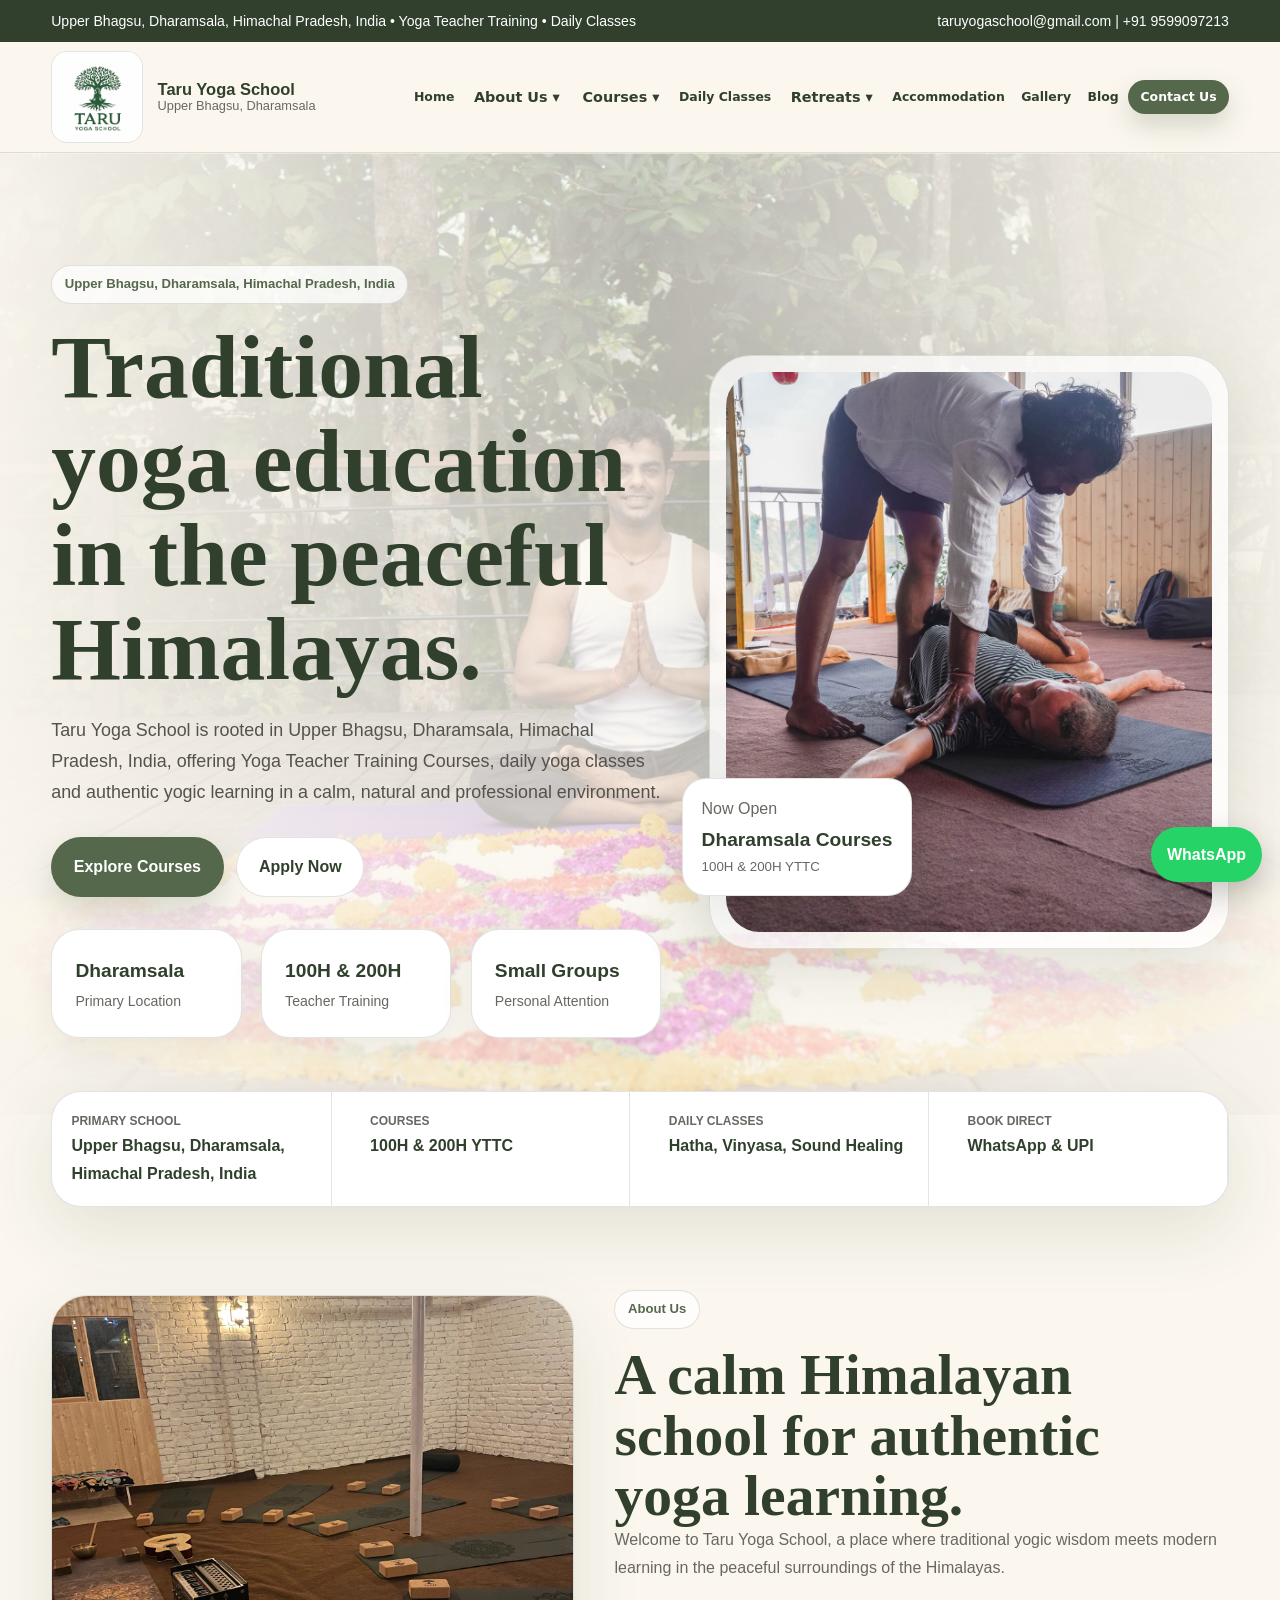
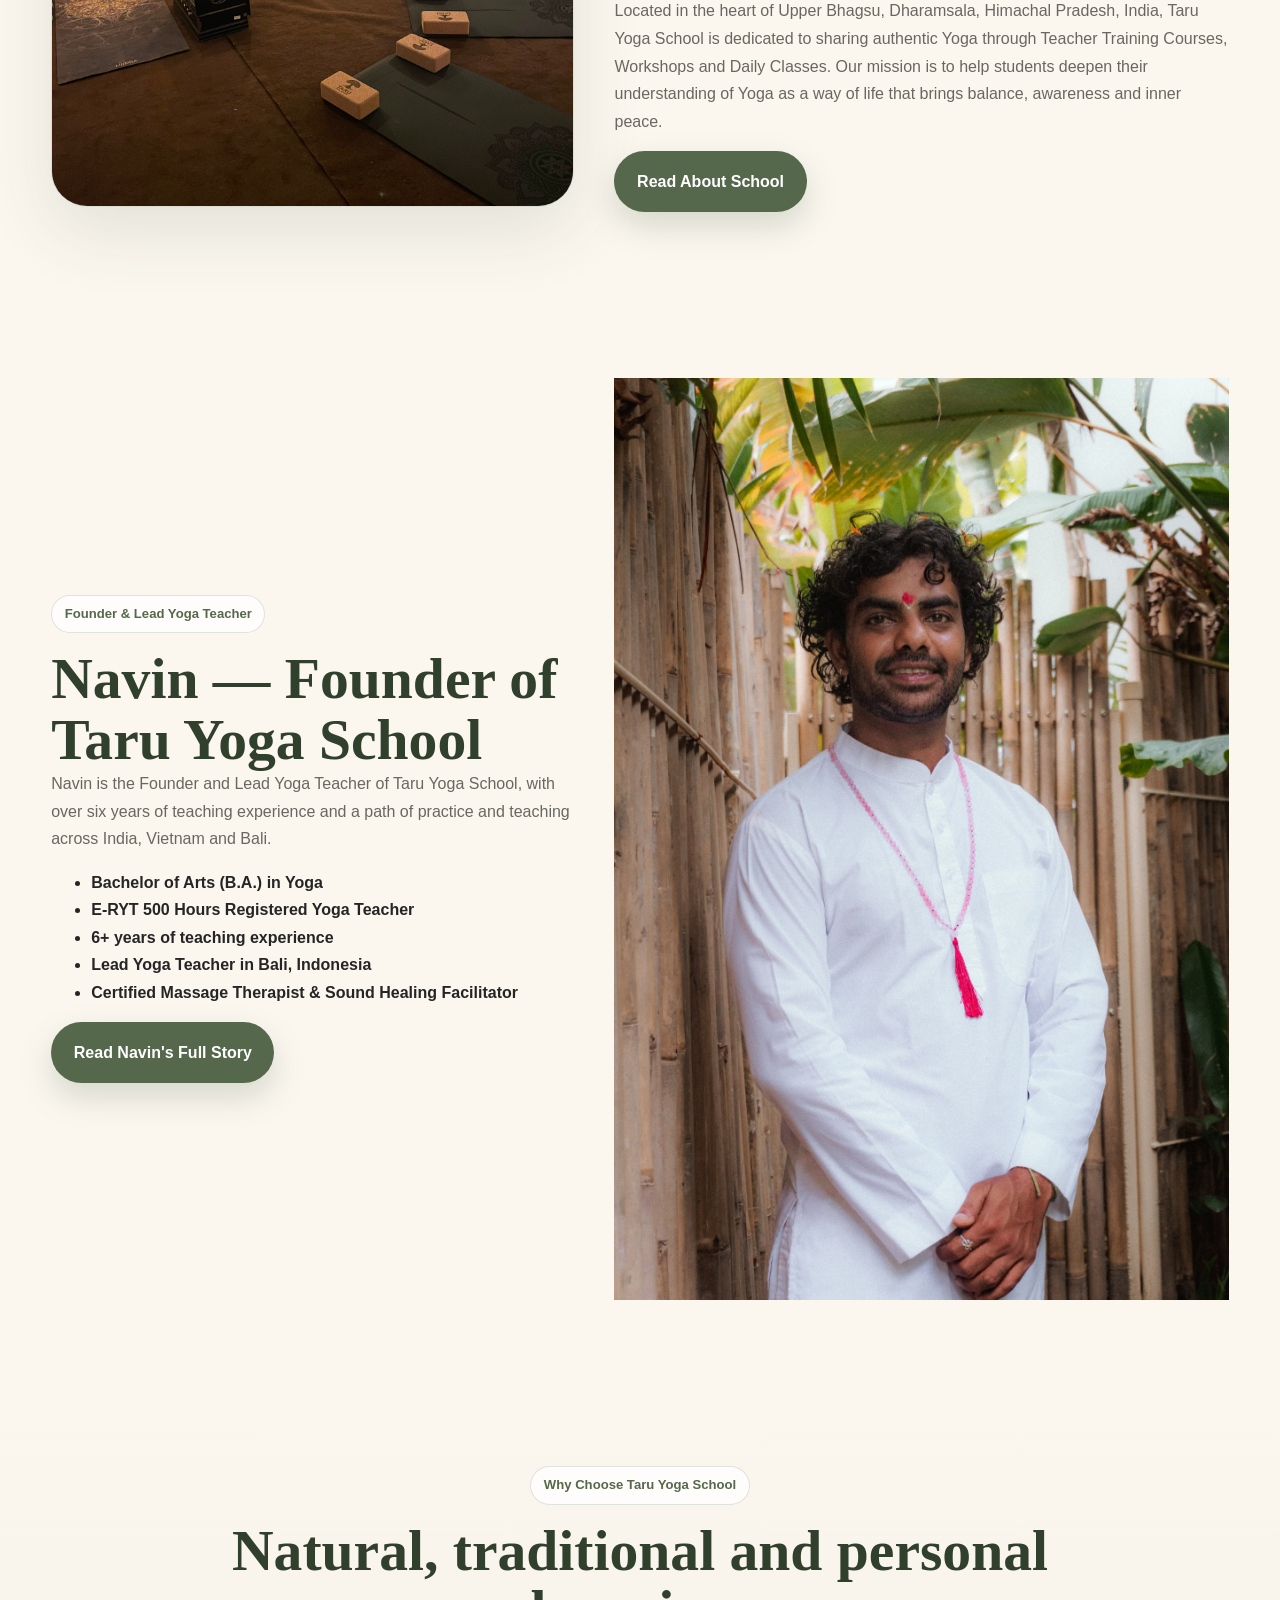
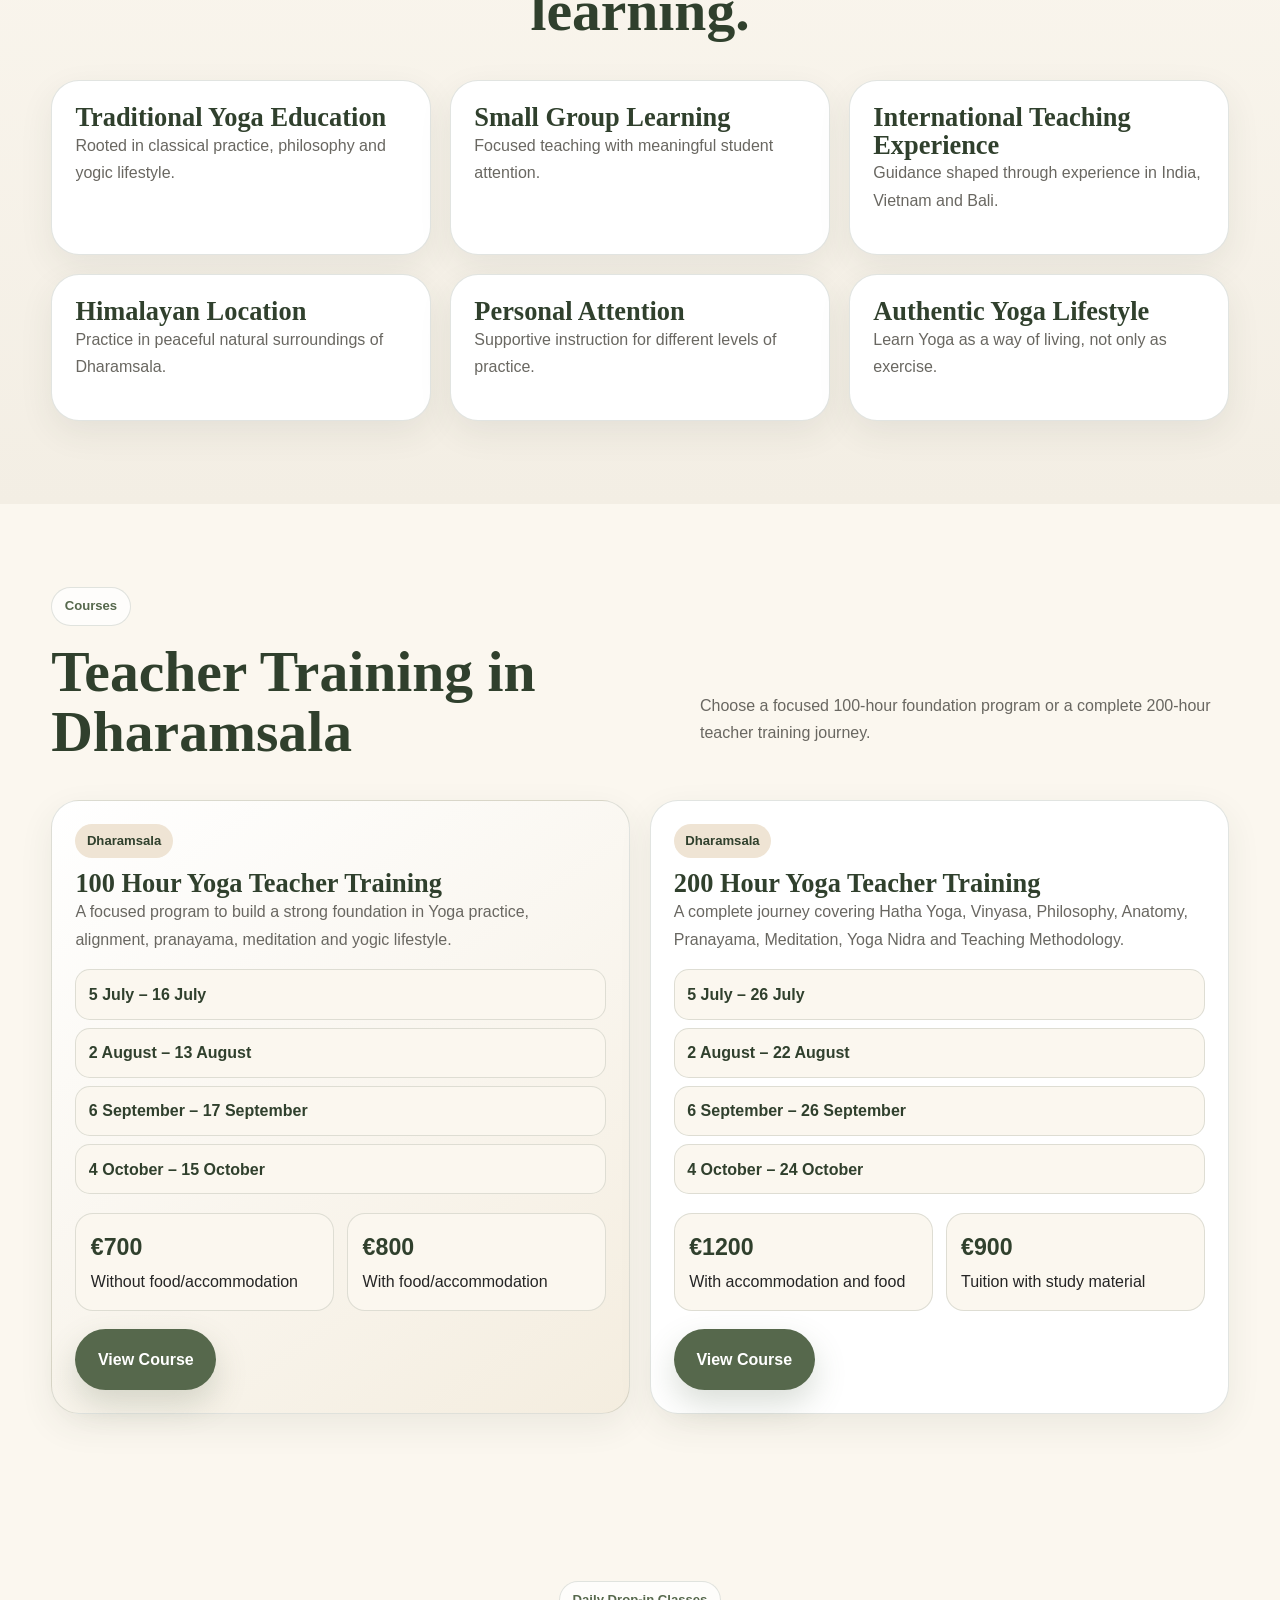
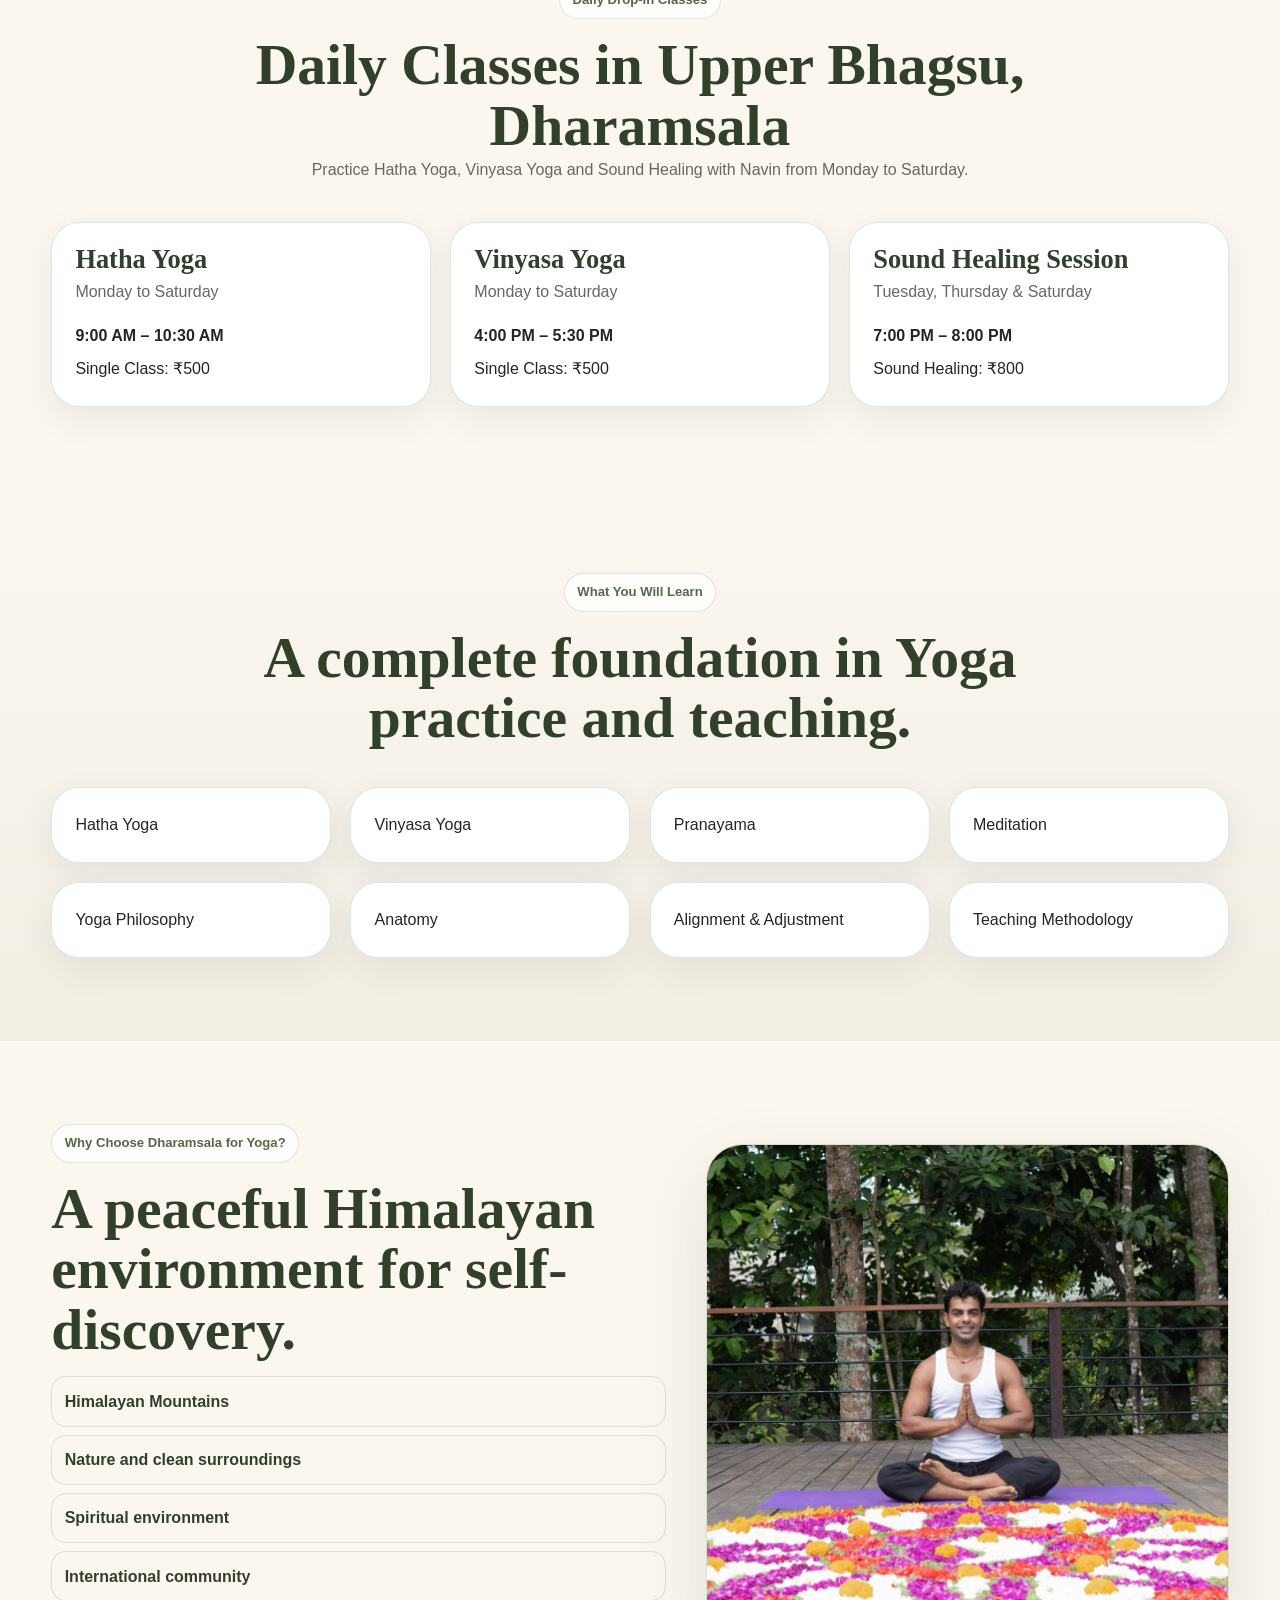
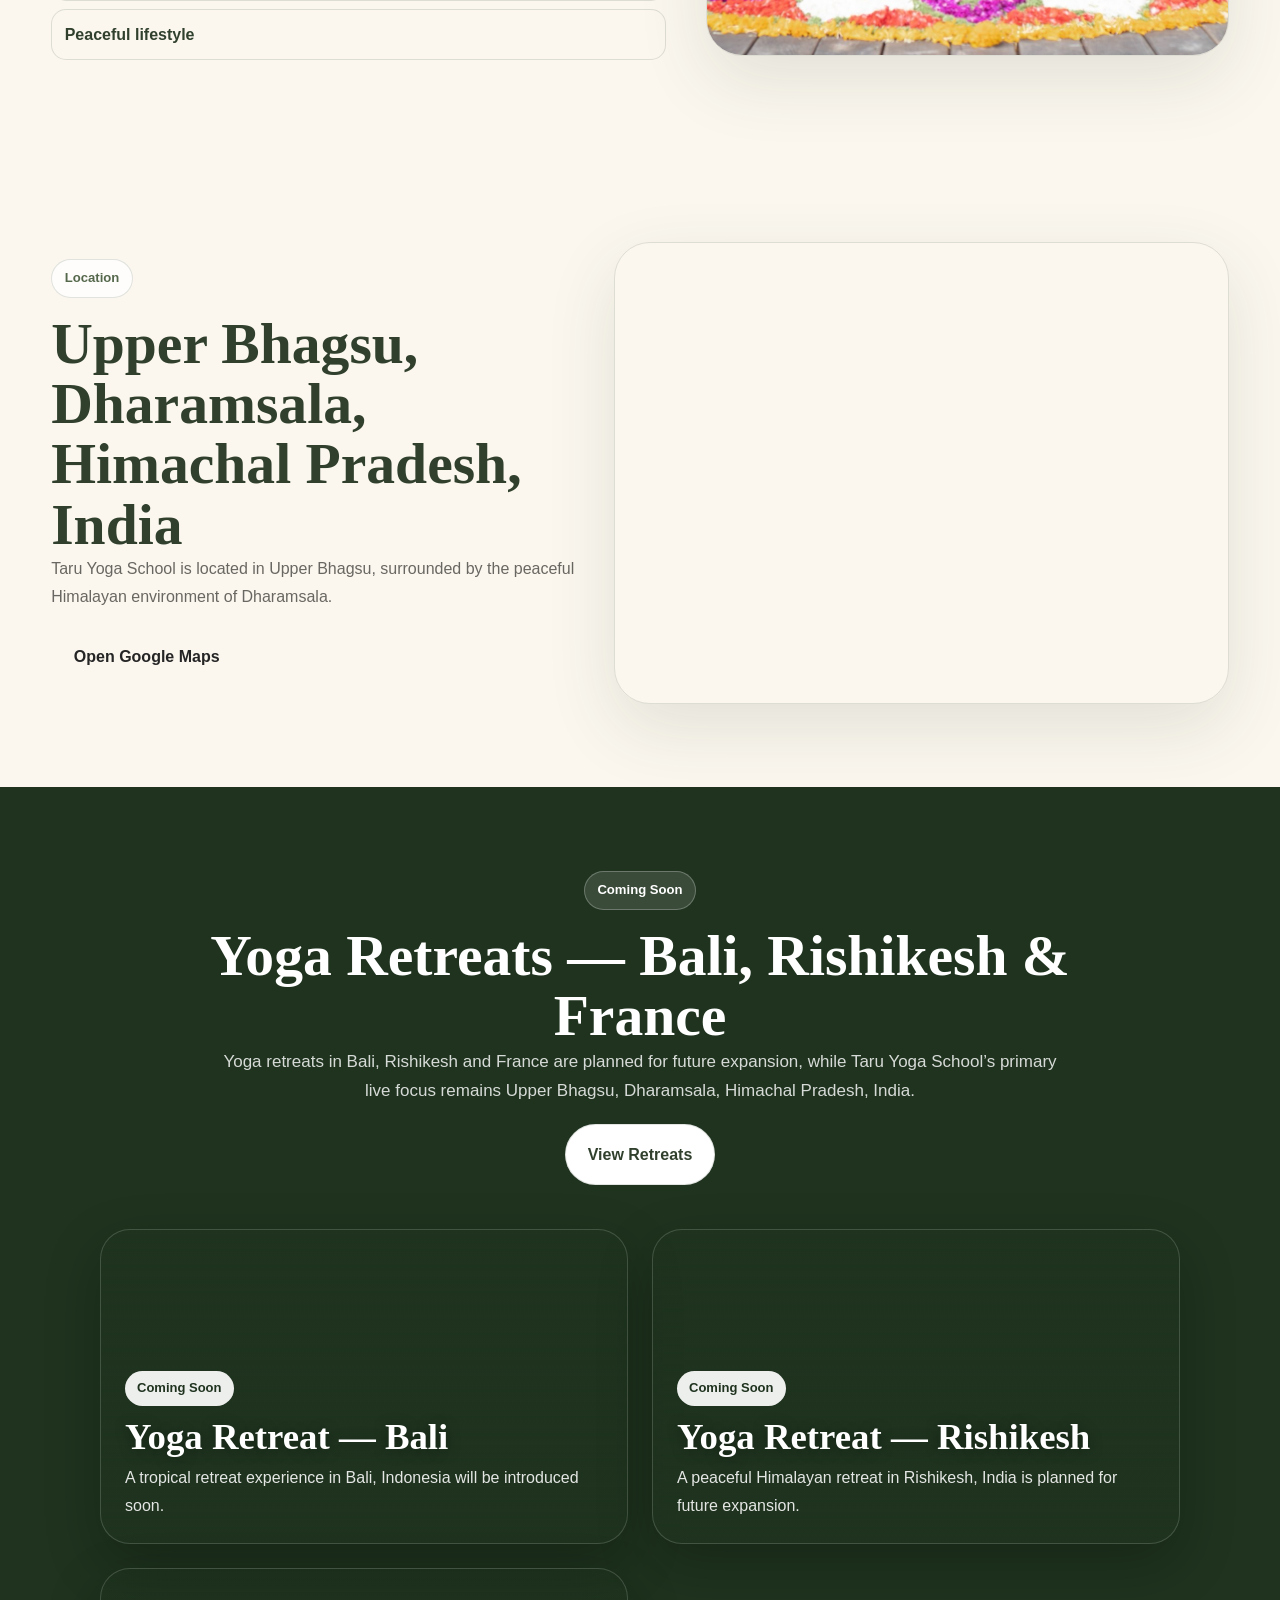
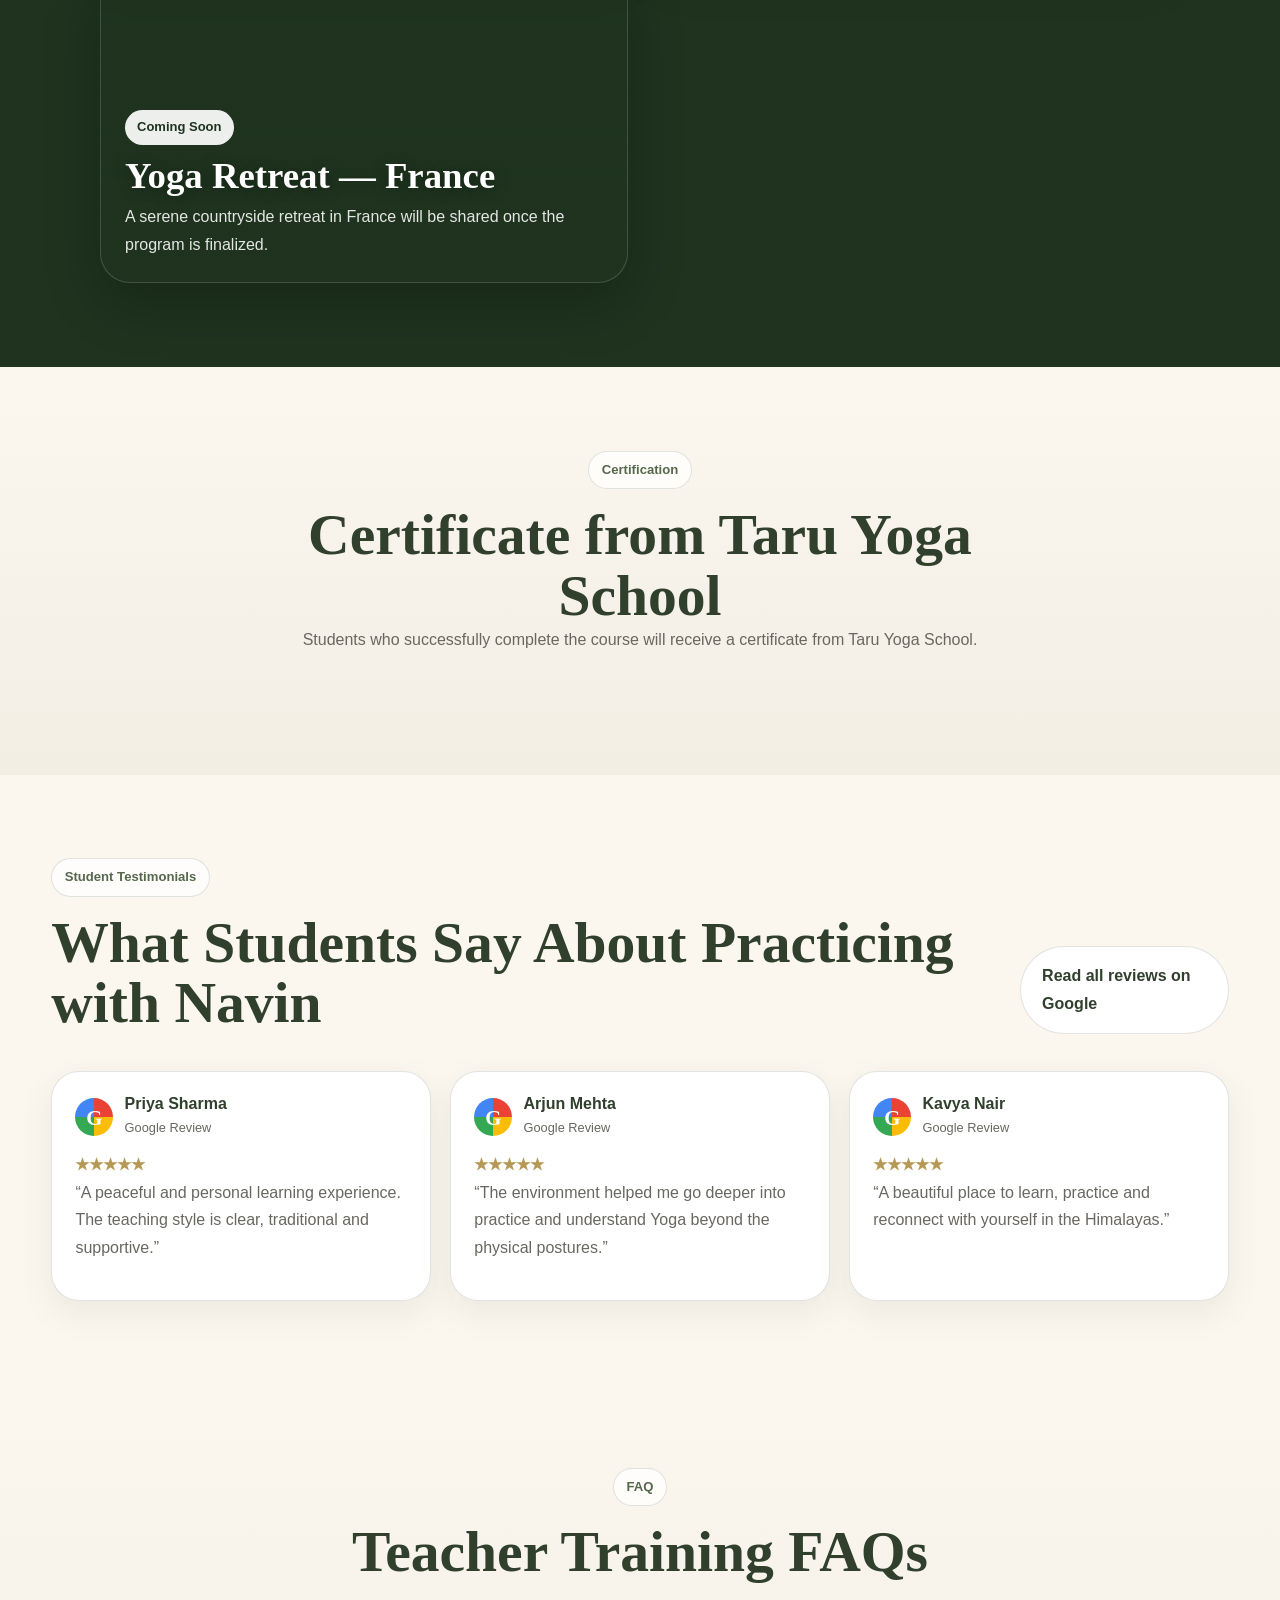
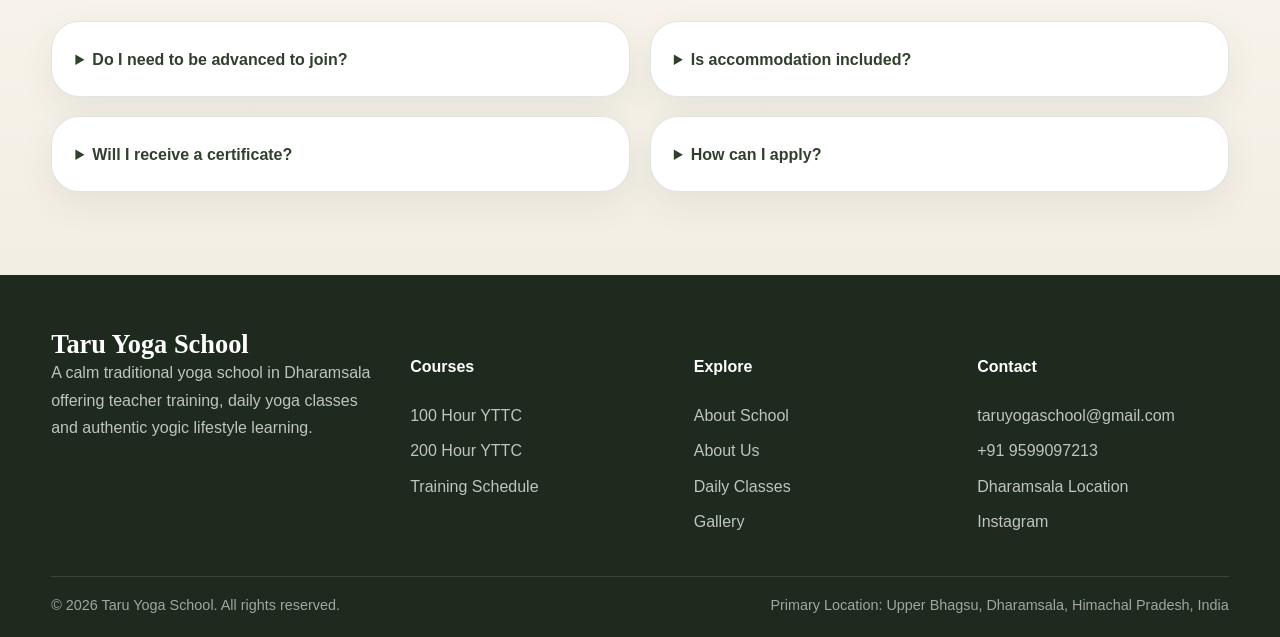
<file: index.html>
<!DOCTYPE html><html lang='en'><head><meta charset='UTF-8'><meta name='viewport' content='width=device-width,initial-scale=1.0'><title>Taru Yoga School Dharamsala | Yoga Teacher Training</title><meta name='description' content='Taru Yoga School in Upper Bhagsu, Dharamsala, Himachal Pradesh, India offering 100 Hour and 200 Hour Yoga Teacher Training, daily yoga classes and accommodation.'><meta name='keywords' content='Taru Yoga School, Dharamsala Yoga School, Yoga Teacher Training Dharamsala, 100 Hour YTTC Dharamsala, 200 Hour YTTC Dharamsala, Daily Classes Dharamsala'><meta property='og:title' content='Taru Yoga School Dharamsala | Yoga Teacher Training'><meta property='og:description' content='Taru Yoga School in Upper Bhagsu, Dharamsala, Himachal Pradesh, India offering 100 Hour and 200 Hour Yoga Teacher Training, daily yoga classes and accommodation.'><meta property='og:type' content='website'><meta property='og:url' content='https://taruyoga.com'><meta name='theme-color' content='#8a9b7b'><link rel='stylesheet' href="assets/css/style.css?v=final-v2"><meta name="keywords" content="Yoga Teacher Training Dharamsala, Yoga School Dharamsala, 200 Hour Yoga Teacher Training India, Hatha Yoga Dharamsala, Daily Yoga Classes Dharamsala, Upper Bhagsu Yoga School, Taru Yoga School">
</head><body>


<div class="notice">
  <div class="container notice-inner">
    <span>Upper Bhagsu, Dharamsala, Himachal Pradesh, India • Yoga Teacher Training • Daily Classes</span>
    <span><a href="mailto:taruyogaschool@gmail.com">taruyogaschool@gmail.com</a> | <a href="tel:+919599097213">+91 9599097213</a></span>
  </div>
</div>

<header class="header final-header">
  <div class="container nav final-nav">
    <a class="logo final-logo" href="index.html" aria-label="Taru Yoga School Home">
      <img src="assets/images/logo.jpg" alt="Taru Yoga School logo">
      <span><strong>Taru Yoga School</strong><small>Upper Bhagsu, Dharamsala</small></span>
    </a>

    <button class="menu-toggle" id="menuToggle" aria-label="Open menu">☰ Menu</button>

    <nav class="nav-links final-nav-links" id="navLinks" aria-label="Main navigation">
      <a href="index.html">Home</a>
      <div class="nav-item">
        <a href="about.html" class="nav-top">About Us ▾</a>
        <div class="nav-submenu">
          <a href="about.html">About the School</a>
          <a href="navin.html">Founder — Navin</a>
        </div>
      </div>
      <div class="nav-item">
        <a href="courses.html" class="nav-top">Courses ▾</a>
        <div class="nav-submenu">
          <a href="courses.html#course-100">100 Hour YTTC</a>
          <a href="courses.html#course-200">200 Hour YTTC</a>
          <a href="courses.html#schedule">Training Schedule</a>
        </div>
      </div>
      <a href="classes.html">Daily Classes</a>
      <div class="nav-item">
        <a href="retreats.html" class="nav-top">Retreats ▾</a>
        <div class="nav-submenu">
          <a href="retreats.html#bali">Bali — Coming Soon</a>
          <a href="retreats.html#rishikesh">Rishikesh — Coming Soon</a>
          <a href="retreats.html#france">France — Coming Soon</a>
        </div>
      </div>
      <a href="accommodation.html">Accommodation</a>
      <a href="gallery.html">Gallery</a>
      <a href="blog.html">Blog</a>
      <a class="nav-cta final-book-btn" href="contact.html">Contact Us</a>
    </nav>
  </div>
</header>


<main><section class="hero"><div class="container hero-grid"><div><p class="kicker">Upper Bhagsu, Dharamsala, Himachal Pradesh, India</p><h1>Traditional yoga education in the peaceful Himalayas.</h1><p class="hero-text">Taru Yoga School is rooted in Upper Bhagsu, Dharamsala, Himachal Pradesh, India, offering Yoga Teacher Training Courses, daily yoga classes and authentic yogic learning in a calm, natural and professional environment.</p><div class="actions"><a class="btn primary" href="courses.html">Explore Courses</a><a class="btn secondary" href="book.html">Apply Now</a></div><div class="stats"><div><strong>Dharamsala</strong><span>Primary Location</span></div><div><strong>100H & 200H</strong><span>Teacher Training</span></div><div><strong>Small Groups</strong><span>Personal Attention</span></div></div></div><div class="media"><img src="assets/images/WhatsApp Image 2026-06-16 at 16.13.20.jpeg" alt="Taru Yoga School Dharamsala"><div class="badge"><span>Now Open</span><strong>Dharamsala Courses</strong><small>100H & 200H YTTC</small></div></div></div></section><section class="quick"><div class="container quick-grid"><div><span>Primary School</span><strong>Upper Bhagsu, Dharamsala, Himachal Pradesh, India</strong></div><div><span>Courses</span><strong>100H & 200H YTTC</strong></div><div><span>Daily Classes</span><strong>Hatha, Vinyasa, Sound Healing</strong></div><div><span>Book Direct</span><strong>WhatsApp & UPI</strong></div></div></section><section class="section"><div class="container split"><div class="frame"><img src="assets/images/WhatsApp Image 2026-06-16 at 16.13.21.jpeg" alt="Yoga learning"></div><div><p class="kicker">About Us</p><h2>A calm Himalayan school for authentic yoga learning.</h2><p>Welcome to Taru Yoga School, a place where traditional yogic wisdom meets modern learning in the peaceful surroundings of the Himalayas.</p><p>Located in the heart of Upper Bhagsu, Dharamsala, Himachal Pradesh, India, Taru Yoga School is dedicated to sharing authentic Yoga through Teacher Training Courses, Workshops and Daily Classes. Our mission is to help students deepen their understanding of Yoga as a way of life that brings balance, awareness and inner peace.</p><a class="btn primary" href="about.html">Read About School</a></div></div></section>
<section class="section founder-short-section">
  <div class="container split reverse">
    <div>
      <p class="kicker">Founder & Lead Yoga Teacher</p>
      <h2>Navin — Founder of Taru Yoga School</h2>
      <p>Navin is the Founder and Lead Yoga Teacher of Taru Yoga School, with over six years of teaching experience and a path of practice and teaching across India, Vietnam and Bali.</p>
      <ul class="clean-list founder-list">
        <li>Bachelor of Arts (B.A.) in Yoga</li>
        <li>E-RYT 500 Hours Registered Yoga Teacher</li>
        <li>6+ years of teaching experience</li>
        <li>Lead Yoga Teacher in Bali, Indonesia</li>
        <li>Certified Massage Therapist & Sound Healing Facilitator</li>
      </ul>
      <a class="btn primary" href="navin.html">Read Navin's Full Story</a>
    </div>
    <div class="image-frame"><img src="assets/images/WhatsApp Image 2026-06-15 at 13.47.32.jpeg" alt="Navin Founder of Taru Yoga School"></div>
  </div>
</section>
<section class="section soft"><div class="container center"><p class="kicker">Why Choose Taru Yoga School</p><h2>Natural, traditional and personal learning.</h2></div><div class="container grid3"><div class="card"><h3>Traditional Yoga Education</h3><p>Rooted in classical practice, philosophy and yogic lifestyle.</p></div><div class="card"><h3>Small Group Learning</h3><p>Focused teaching with meaningful student attention.</p></div><div class="card"><h3>International Teaching Experience</h3><p>Guidance shaped through experience in India, Vietnam and Bali.</p></div><div class="card"><h3>Himalayan Location</h3><p>Practice in peaceful natural surroundings of Dharamsala.</p></div><div class="card"><h3>Personal Attention</h3><p>Supportive instruction for different levels of practice.</p></div><div class="card"><h3>Authentic Yoga Lifestyle</h3><p>Learn Yoga as a way of living, not only as exercise.</p></div></div></section><section class="section"><div class="container head"><div><p class="kicker">Courses</p><h2>Teacher Training in Dharamsala</h2></div><p>Choose a focused 100-hour foundation program or a complete 200-hour teacher training journey.</p></div><div class="container grid2"><article class="course featured"><span class="loc">Dharamsala</span><h3>100 Hour Yoga Teacher Training</h3><p>A focused program to build a strong foundation in Yoga practice, alignment, pranayama, meditation and yogic lifestyle.</p><ul class="dates"><li>5 July – 16 July</li><li>2 August – 13 August</li><li>6 September – 17 September</li><li>4 October – 15 October</li></ul><div class="price"><div><strong>€700</strong><span>Without food/accommodation</span></div><div><strong>€800</strong><span>With food/accommodation</span></div></div><a class="btn primary" href="courses.html#course-100">View Course</a></article><article class="course"><span class="loc">Dharamsala</span><h3>200 Hour Yoga Teacher Training</h3><p>A complete journey covering Hatha Yoga, Vinyasa, Philosophy, Anatomy, Pranayama, Meditation, Yoga Nidra and Teaching Methodology.</p><ul class="dates"><li>5 July – 26 July</li><li>2 August – 22 August</li><li>6 September – 26 September</li><li>4 October – 24 October</li></ul><div class="price"><div><strong>€1200</strong><span>With accommodation and food</span></div><div><strong>€900</strong><span>Tuition with study material</span></div></div><a class="btn primary" href="courses.html#course-200">View Course</a></article></div></section>
<section class="section section-soft home-daily-classes">
  <div class="container">
    <div class="center">
      <p class="kicker">Daily Drop-in Classes</p>
      <h2>Daily Classes in Upper Bhagsu, Dharamsala</h2>
      <p>Practice Hatha Yoga, Vinyasa Yoga and Sound Healing with Navin from Monday to Saturday.</p>
    </div>
    <div class="grid-3">
      <div class="class-card daily-home-card">
        <h3>Hatha Yoga</h3>
        <p>Monday to Saturday</p>
        <strong>9:00 AM – 10:30 AM</strong>
        <span>Single Class: ₹500</span>
      </div>
      <div class="class-card daily-home-card">
        <h3>Vinyasa Yoga</h3>
        <p>Monday to Saturday</p>
        <strong>4:00 PM – 5:30 PM</strong>
        <span>Single Class: ₹500</span>
      </div>
      <div class="class-card daily-home-card">
        <h3>Sound Healing Session</h3>
        <p>Tuesday, Thursday & Saturday</p>
        <strong>7:00 PM – 8:00 PM</strong>
        <span>Sound Healing: ₹800</span>
      </div>
    </div>
  </div>
</section>
<section class="section soft"><div class="container center"><p class="kicker">What You Will Learn</p><h2>A complete foundation in Yoga practice and teaching.</h2></div><div class="container grid4"><div class="card">Hatha Yoga</div><div class="card">Vinyasa Yoga</div><div class="card">Pranayama</div><div class="card">Meditation</div><div class="card">Yoga Philosophy</div><div class="card">Anatomy</div><div class="card">Alignment & Adjustment</div><div class="card">Teaching Methodology</div></div></section><section class="section"><div class="container split rev"><div><p class="kicker">Why Choose Dharamsala for Yoga?</p><h2>A peaceful Himalayan environment for self-discovery.</h2><ul class="clean"><li>Himalayan Mountains</li><li>Nature and clean surroundings</li><li>Spiritual environment</li><li>International community</li><li>Peaceful lifestyle</li></ul></div><div class="frame"><img src="assets/images/dharamsala1.jpg" alt="Dharamsala yoga"></div></div></section>


<section class="section location-highlight">
  <div class="container split">
    <div>
      <p class="kicker">Location</p>
      <h2>Upper Bhagsu, Dharamsala, Himachal Pradesh, India</h2>
      <p>Taru Yoga School is located in Upper Bhagsu, surrounded by the peaceful Himalayan environment of Dharamsala.</p>
      <a class="btn btn-primary" href="https://maps.app.goo.gl/rHHAJFmL2LprgKFm6" target="_blank" rel="noopener">Open Google Maps</a>
    </div>
    <div class="map-frame">
      <iframe title="Taru Yoga School location on Google Maps" src="https://maps.google.com/maps?q=Taru%20Yoga%20School%20Upper%20Bhagsu%20Dharamsala&output=embed" loading="lazy" referrerpolicy="no-referrer-when-downgrade" allowfullscreen></iframe>
    </div>
  </div>
</section>
<section id="retreats" class="section coming-soon-section" style="background:#1f331f; color:#ffffff; padding:84px 0;">
  <div class="container">
    <div class="center" style="text-align:center; max-width:860px; margin:0 auto 44px;">
      <p class="kicker" style="background:rgba(255,255,255,0.12); color:#ffffff; border:1px solid rgba(255,255,255,0.25);">Coming Soon</p>
      <h2 style="color:#ffffff;">Yoga Retreats — Bali, Rishikesh &amp; France</h2>
      <p style="color:rgba(255,255,255,0.82); font-size:17px;">
        Yoga retreats in Bali, Rishikesh and France are planned for future expansion, while Taru Yoga School’s primary live focus remains Upper Bhagsu, Dharamsala, Himachal Pradesh, India.
      </p>
      <div class="actions" style="justify-content:center; margin-top:1.2rem"><a class="btn secondary" href="retreats.html">View Retreats</a></div>
    </div>
    <div class="coming-picture-grid">
      <div class="coming-picture-card" style="background-image:linear-gradient(180deg,rgba(31,51,31,0.05),rgba(31,51,31,0.78)), url('https://images.unsplash.com/photo-1540206395-68808572332f?w=1200&q=80&auto=format&fit=crop');">
        <div><span>Coming Soon</span><h3>Yoga Retreat — Bali</h3><p>A tropical retreat experience in Bali, Indonesia will be introduced soon.</p></div>
      </div>
      <div class="coming-picture-card" style="background-image:linear-gradient(180deg,rgba(31,51,31,0.05),rgba(31,51,31,0.78)), url('https://images.unsplash.com/photo-1545389336-cf090694435e?w=1200&q=80&auto=format&fit=crop');">
        <div><span>Coming Soon</span><h3>Yoga Retreat — Rishikesh</h3><p>A peaceful Himalayan retreat in Rishikesh, India is planned for future expansion.</p></div>
      </div>
      <div class="coming-picture-card" style="background-image:linear-gradient(180deg,rgba(31,51,31,0.05),rgba(31,51,31,0.78)), url('https://images.unsplash.com/photo-1499002238440-d264edd596ec?w=1200&q=80&auto=format&fit=crop');">
        <div><span>Coming Soon</span><h3>Yoga Retreat — France</h3><p>A serene countryside retreat in France will be shared once the program is finalized.</p></div>
      </div>
    </div>
  </div>
</section>

<section class="section soft"><div class="container center"><p class="kicker">Certification</p><h2>Certificate from Taru Yoga School</h2><p>Students who successfully complete the course will receive a certificate from Taru Yoga School.</p></div></section><section class="section"><div class="container head"><div><p class="kicker">Student Testimonials</p><h2>What Students Say About Practicing with Navin</h2></div><a class="btn secondary" href="https://maps.app.goo.gl/rHHAJFmL2LprgKFm6" target="_blank" rel="noopener">Read all reviews on Google</a></div>
<!-- ============================================================
     GOOGLE REVIEWS — EDIT HERE
     Replace the reviewer names and the quoted text in each card
     below with your real Google reviews. Keep one .review.google-review
     block per review. Add or remove cards as needed.
     ============================================================ -->
<div class="container grid3">
  <div class="review google-review">
    <div class="g-head"><span class="g-logo" aria-hidden="true">G</span><div class="g-meta"><strong>Priya Sharma</strong><small>Google Review</small></div></div>
    <div class="stars">★★★★★</div>
    <p>“A peaceful and personal learning experience. The teaching style is clear, traditional and supportive.”</p>
  </div>
  <div class="review google-review">
    <div class="g-head"><span class="g-logo" aria-hidden="true">G</span><div class="g-meta"><strong>Arjun Mehta</strong><small>Google Review</small></div></div>
    <div class="stars">★★★★★</div>
    <p>“The environment helped me go deeper into practice and understand Yoga beyond the physical postures.”</p>
  </div>
  <div class="review google-review">
    <div class="g-head"><span class="g-logo" aria-hidden="true">G</span><div class="g-meta"><strong>Kavya Nair</strong><small>Google Review</small></div></div>
    <div class="stars">★★★★★</div>
    <p>“A beautiful place to learn, practice and reconnect with yourself in the Himalayas.”</p>
  </div>
</div></section><section class="section soft"><div class="container center"><p class="kicker">FAQ</p><h2>Teacher Training FAQs</h2></div><div class="container grid2"><details class="faq"><summary>Do I need to be advanced to join?</summary><p>No. Students with sincere interest and regular practice can join.</p></details><details class="faq"><summary>Is accommodation included?</summary><p>Both without-accommodation and with-accommodation options are available depending on course.</p></details><details class="faq"><summary>Will I receive a certificate?</summary><p>Yes. Students who successfully complete the course will receive a certificate from Taru Yoga School.</p></details><details class="faq"><summary>How can I apply?</summary><p>You can apply through the Apply Now form or WhatsApp.</p></details></div></section></main><a class="whatsapp" href="https://wa.me/919599097213" target="_blank">WhatsApp</a><footer class="footer"><div class="container footer-grid"><div><h3>Taru Yoga School</h3><p>A calm traditional yoga school in Dharamsala offering teacher training, daily yoga classes and authentic yogic lifestyle learning.</p></div><div><h4>Courses</h4><a href="courses.html#course-100">100 Hour YTTC</a><a href="courses.html#course-200">200 Hour YTTC</a><a href="courses.html#schedule">Training Schedule</a></div><div><h4>Explore</h4><a href="about.html">About School</a><a href="navin.html">About Us</a><a href="classes.html">Daily Classes</a><a href="gallery.html">Gallery</a></div><div><h4>Contact</h4><a href="mailto:taruyogaschool@gmail.com">taruyogaschool@gmail.com</a><a href="tel:+919599097213">+91 9599097213</a><a href="https://maps.app.goo.gl/rHHAJFmL2LprgKFm6" target="_blank">Dharamsala Location</a><a href="https://www.instagram.com/taruyogaschool?igsh=M3BpM2loeDV1N2Ju&utm_source=qr" target="_blank">Instagram</a></div></div><div class="container" style="margin-top:1.4rem; font-size:.86rem; color:rgba(255,255,255,.68);">
</div>
  <div class="container footer-bottom"><span>© 2026 Taru Yoga School. All rights reserved.</span><span>Primary Location: Upper Bhagsu, Dharamsala, Himachal Pradesh, India</span></div></footer><script src="assets/js/script.js"></script></body></html>
</file>
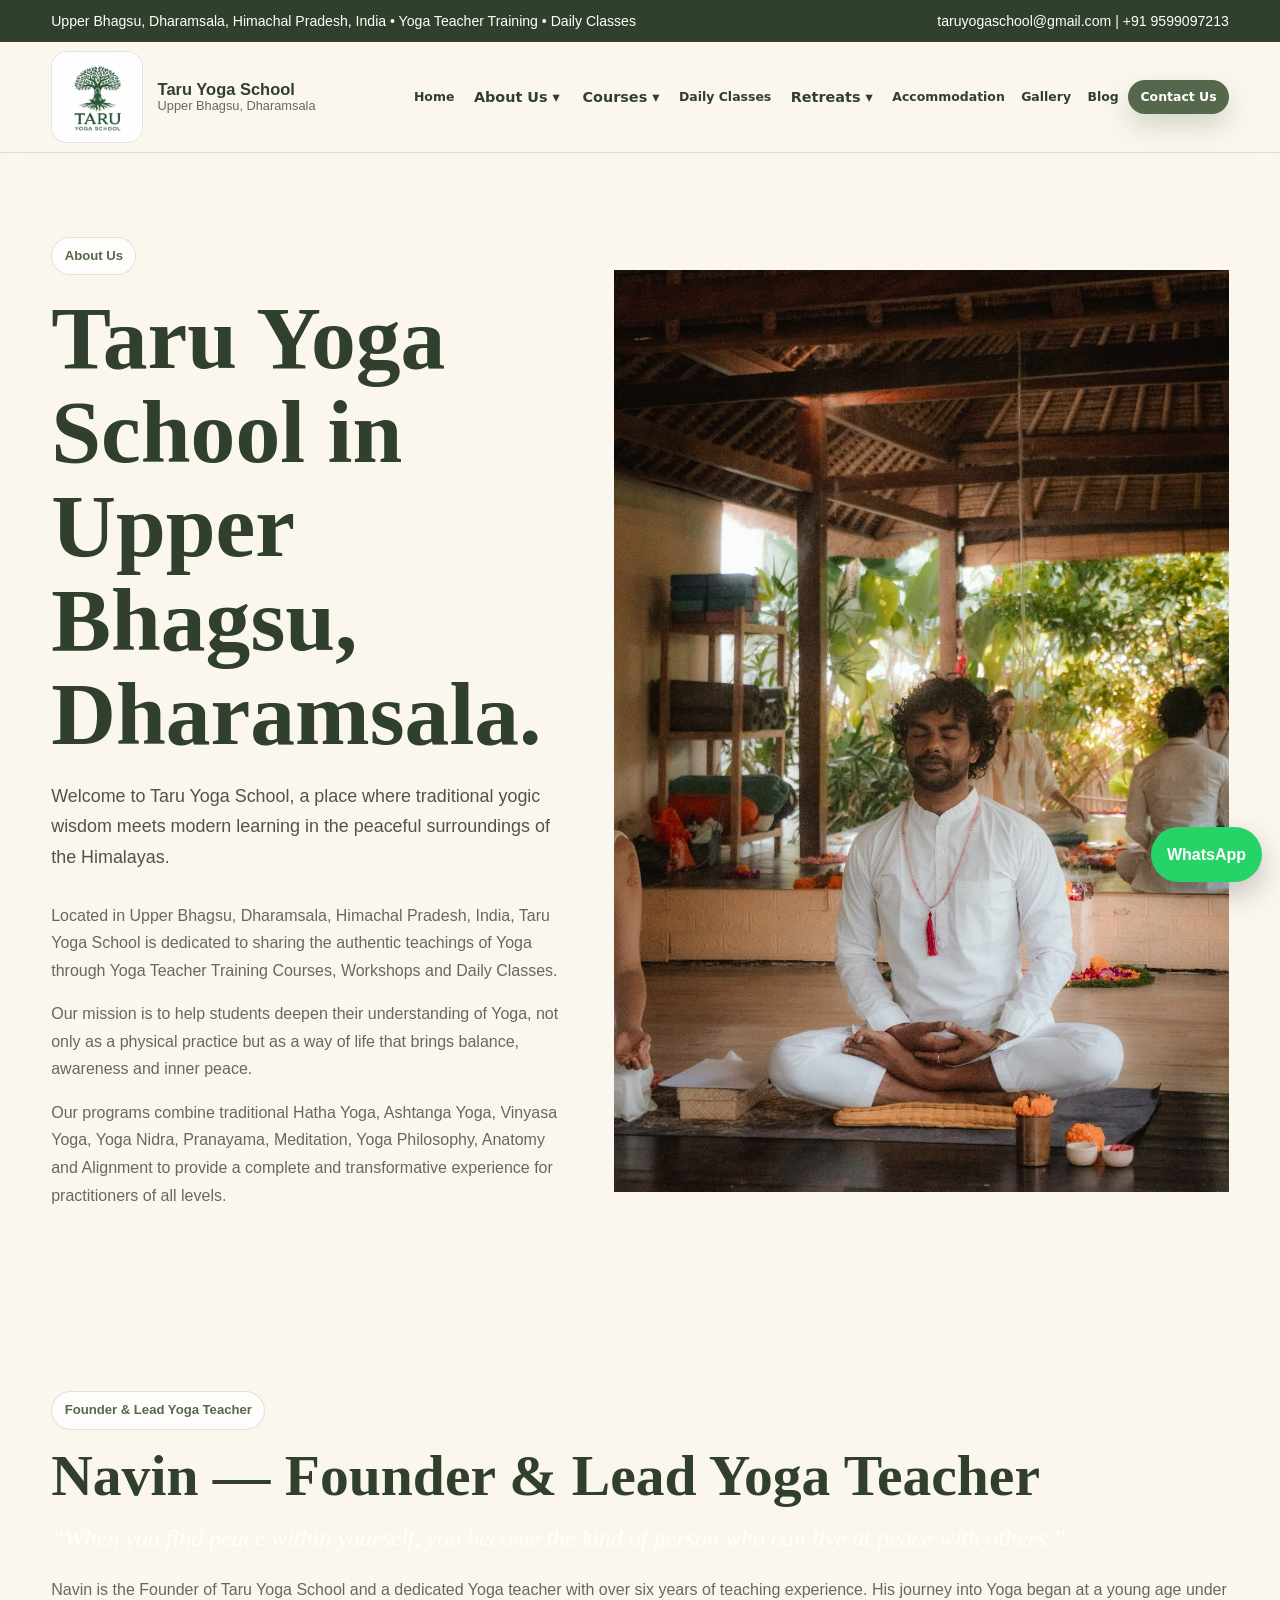
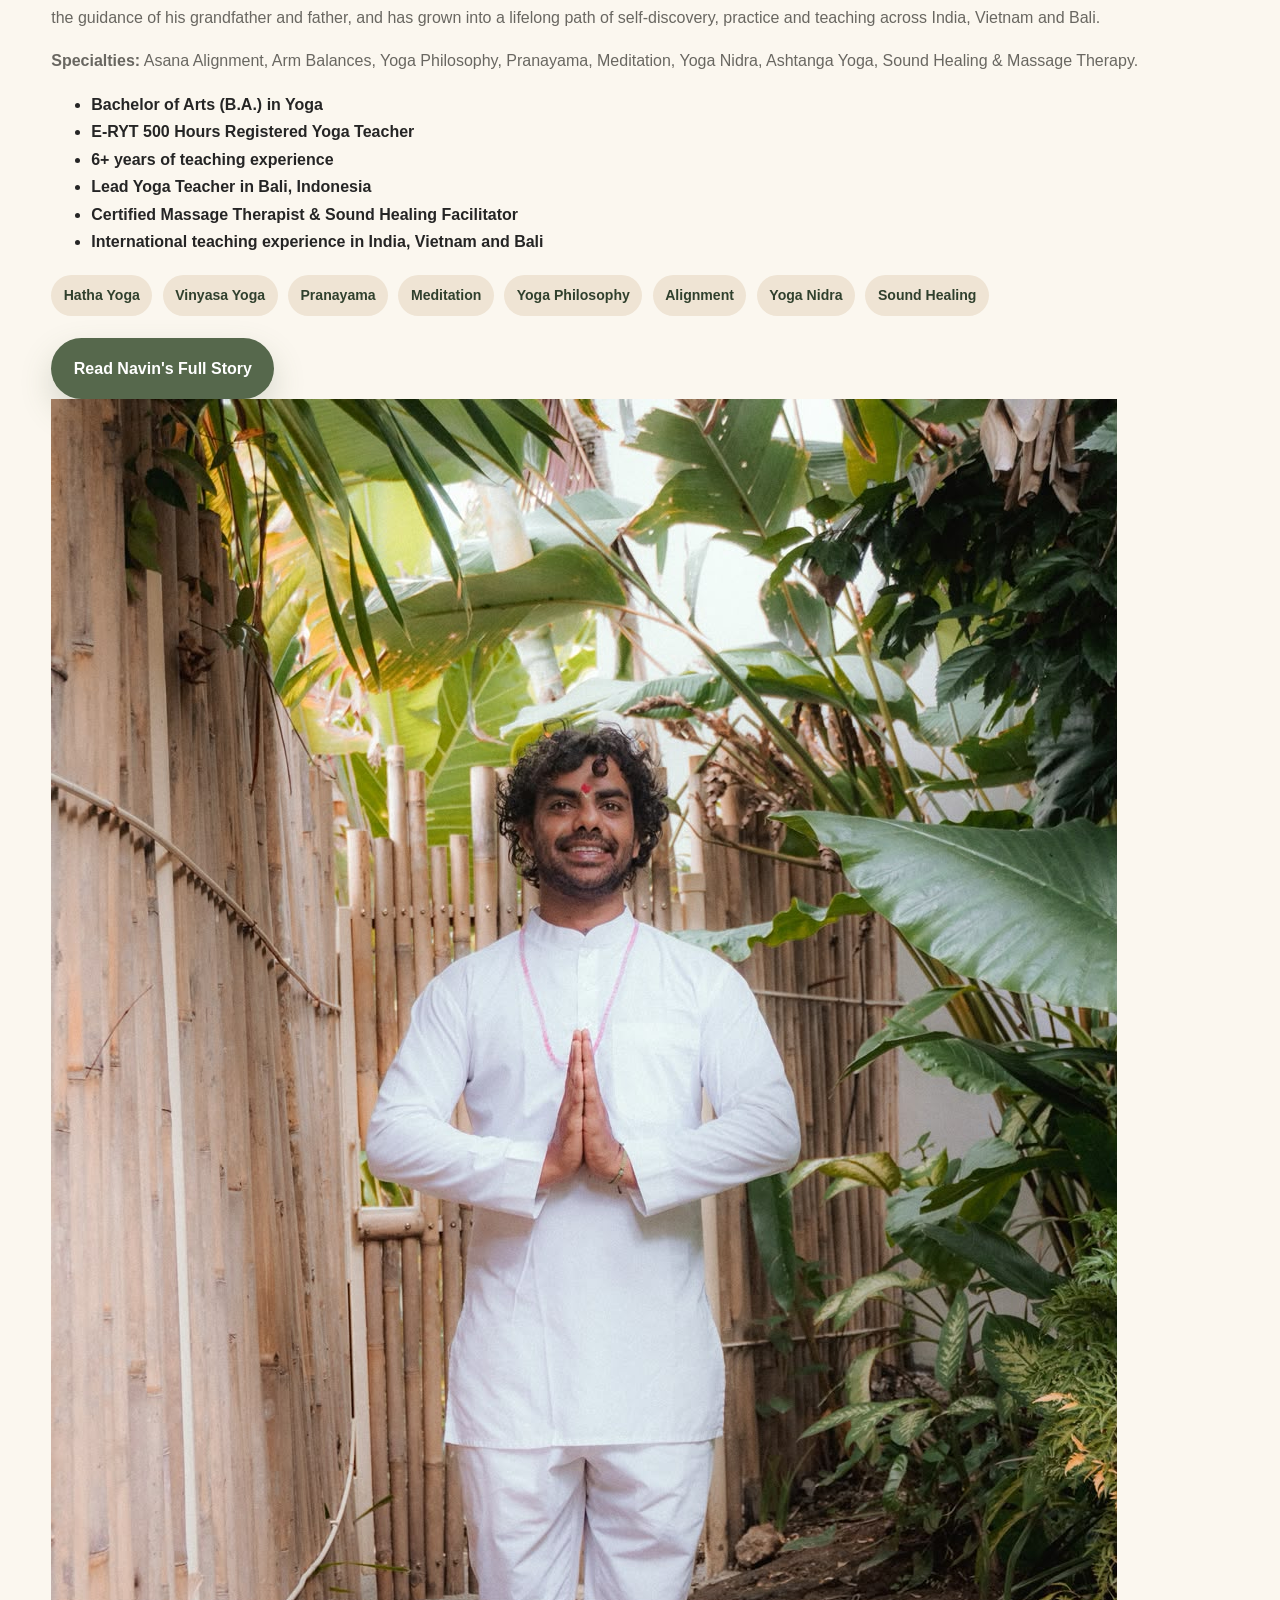
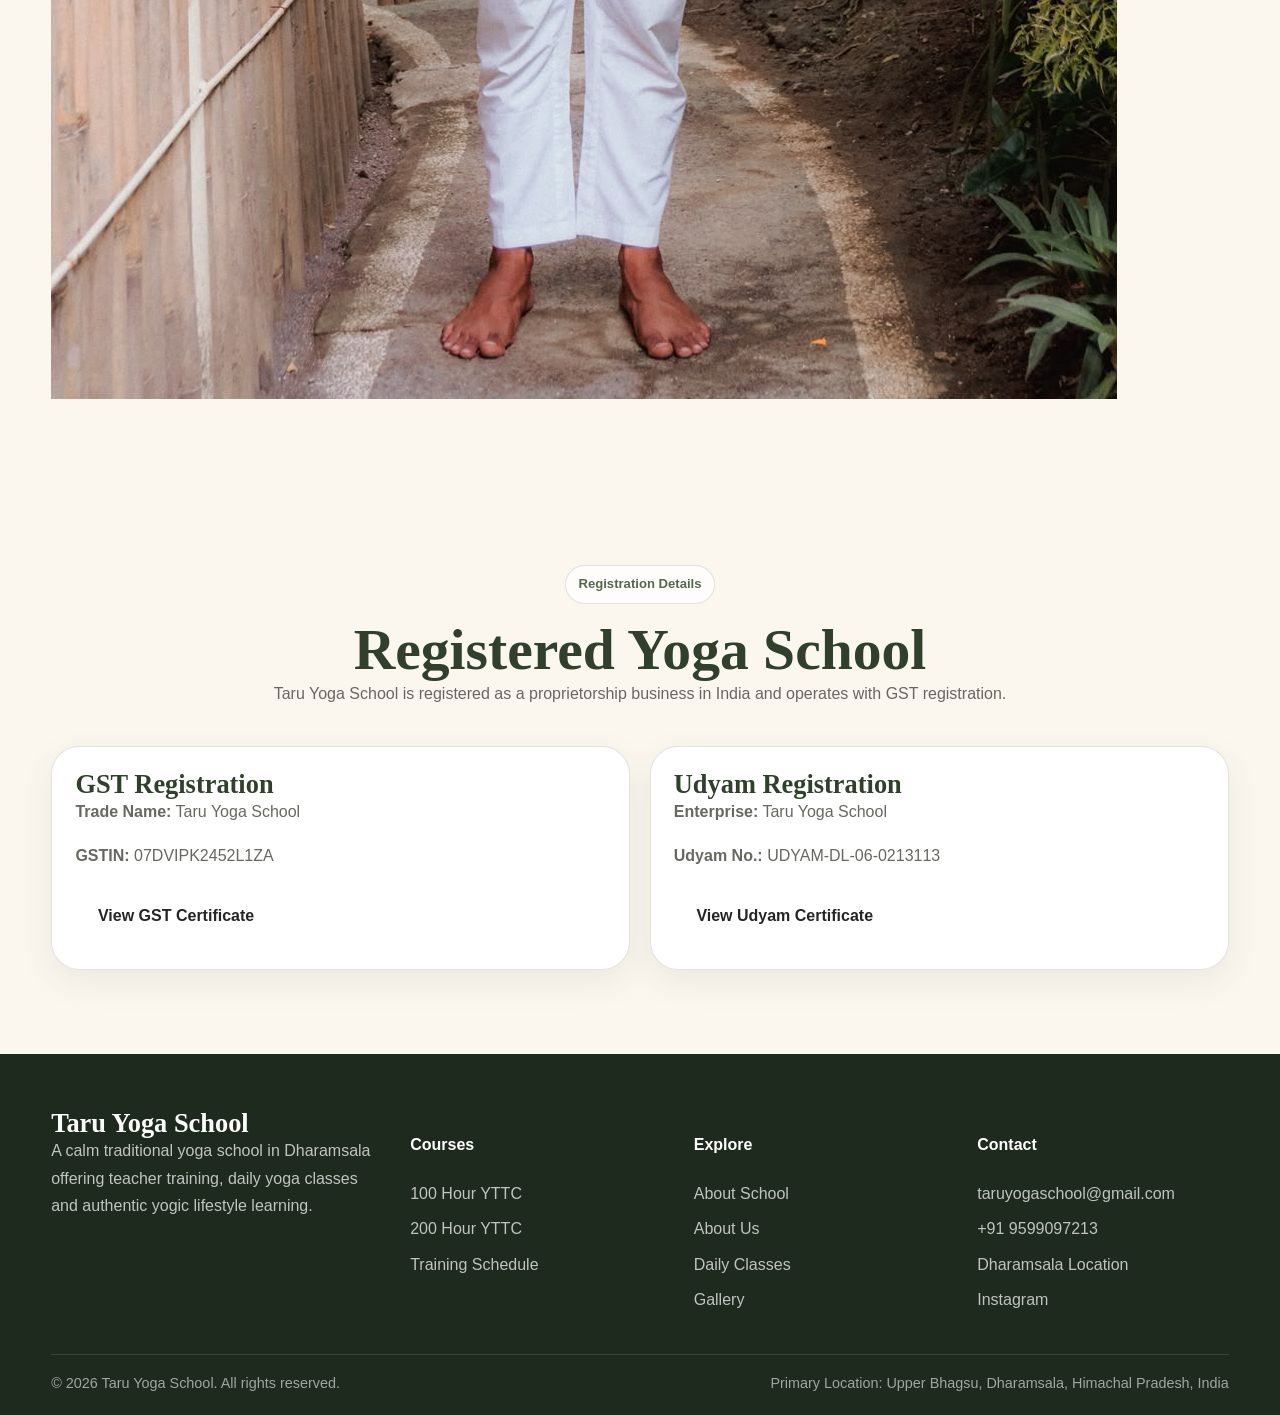
<file: about.html>
<!DOCTYPE html><html lang='en'><head><meta charset='UTF-8'><meta name='viewport' content='width=device-width,initial-scale=1.0'><title>About Us | Taru Yoga School Dharamsala</title><meta name='description' content='About Us, a traditional yoga school in Upper Bhagsu, Dharamsala, Himachal Pradesh, India.'><meta name='keywords' content='Taru Yoga School, Dharamsala Yoga School, Yoga Teacher Training Dharamsala, 100 Hour YTTC Dharamsala, 200 Hour YTTC Dharamsala, Daily Classes Dharamsala'><meta property='og:title' content='About Us | Dharamsala India'><meta property='og:description' content='About Us, a traditional yoga school in Upper Bhagsu, Dharamsala, Himachal Pradesh, India.'><meta property='og:type' content='website'><meta property='og:url' content='https://taruyoga.com'><meta name='theme-color' content='#8a9b7b'><link rel='stylesheet' href="assets/css/style.css?v=final-v2"><meta name="keywords" content="Yoga Teacher Training Dharamsala, Yoga School Dharamsala, 200 Hour Yoga Teacher Training India, Hatha Yoga Dharamsala, Daily Yoga Classes Dharamsala, Upper Bhagsu Yoga School, Taru Yoga School">
</head><body>


<div class="notice">
  <div class="container notice-inner">
    <span>Upper Bhagsu, Dharamsala, Himachal Pradesh, India • Yoga Teacher Training • Daily Classes</span>
    <span><a href="mailto:taruyogaschool@gmail.com">taruyogaschool@gmail.com</a> | <a href="tel:+919599097213">+91 9599097213</a></span>
  </div>
</div>

<header class="header final-header">
  <div class="container nav final-nav">
    <a class="logo final-logo" href="index.html" aria-label="Taru Yoga School Home">
      <img src="assets/images/logo.jpg" alt="Taru Yoga School logo">
      <span><strong>Taru Yoga School</strong><small>Upper Bhagsu, Dharamsala</small></span>
    </a>

    <button class="menu-toggle" id="menuToggle" aria-label="Open menu">☰ Menu</button>

    <nav class="nav-links final-nav-links" id="navLinks" aria-label="Main navigation">
      <a href="index.html">Home</a>
      <div class="nav-item">
        <a href="about.html" class="nav-top">About Us ▾</a>
        <div class="nav-submenu">
          <a href="about.html">About the School</a>
          <a href="navin.html">Founder — Navin</a>
        </div>
      </div>
      <div class="nav-item">
        <a href="courses.html" class="nav-top">Courses ▾</a>
        <div class="nav-submenu">
          <a href="courses.html#course-100">100 Hour YTTC</a>
          <a href="courses.html#course-200">200 Hour YTTC</a>
          <a href="courses.html#schedule">Training Schedule</a>
        </div>
      </div>
      <a href="classes.html">Daily Classes</a>
      <div class="nav-item">
        <a href="retreats.html" class="nav-top">Retreats ▾</a>
        <div class="nav-submenu">
          <a href="retreats.html#bali">Bali — Coming Soon</a>
          <a href="retreats.html#rishikesh">Rishikesh — Coming Soon</a>
          <a href="retreats.html#france">France — Coming Soon</a>
        </div>
      </div>
      <a href="accommodation.html">Accommodation</a>
      <a href="gallery.html">Gallery</a>
      <a href="blog.html">Blog</a>
      <a class="nav-cta final-book-btn" href="contact.html">Contact Us</a>
    </nav>
  </div>
</header>




<main class="page-top">
<section class="section">
  <div class="container split">
    <div>
      <p class="kicker">About Us</p>
      <h1>Taru Yoga School in Upper Bhagsu, Dharamsala.</h1>
      <p class="hero-text">Welcome to Taru Yoga School, a place where traditional yogic wisdom meets modern learning in the peaceful surroundings of the Himalayas.</p>
      <p>Located in Upper Bhagsu, Dharamsala, Himachal Pradesh, India, Taru Yoga School is dedicated to sharing the authentic teachings of Yoga through Yoga Teacher Training Courses, Workshops and Daily Classes.</p>
      <p>Our mission is to help students deepen their understanding of Yoga, not only as a physical practice but as a way of life that brings balance, awareness and inner peace.</p>
      <p>Our programs combine traditional Hatha Yoga, Ashtanga Yoga, Vinyasa Yoga, Yoga Nidra, Pranayama, Meditation, Yoga Philosophy, Anatomy and Alignment to provide a complete and transformative experience for practitioners of all levels.</p>
    </div>
    <div class="image-frame">
      <img src="assets/images/WhatsApp Image 2026-06-16 at 16.13.50.jpeg" alt="Taru Yoga School in Upper Bhagsu Dharamsala">
    </div>
  </div>
</section>

<section class="section section-dark">
  <div class="container teacher-grid">
    <div>
      <p class="kicker">Founder &amp; Lead Yoga Teacher</p>
      <h2>Navin — Founder &amp; Lead Yoga Teacher</h2>
      <p class="quote">“When you find peace within yourself, you become the kind of person who can live at peace with others.”</p>
      <p>Navin is the Founder of Taru Yoga School and a dedicated Yoga teacher with over six years of teaching experience. His journey into Yoga began at a young age under the guidance of his grandfather and father, and has grown into a lifelong path of self-discovery, practice and teaching across India, Vietnam and Bali.</p>
      <p><strong>Specialties:</strong> Asana Alignment, Arm Balances, Yoga Philosophy, Pranayama, Meditation, Yoga Nidra, Ashtanga Yoga, Sound Healing &amp; Massage Therapy.</p>
      <ul class="clean-list founder-list">
        <li>Bachelor of Arts (B.A.) in Yoga</li>
        <li>E-RYT 500 Hours Registered Yoga Teacher</li>
        <li>6+ years of teaching experience</li>
        <li>Lead Yoga Teacher in Bali, Indonesia</li>
        <li>Certified Massage Therapist &amp; Sound Healing Facilitator</li>
        <li>International teaching experience in India, Vietnam and Bali</li>
      </ul>
      <div class="pills"><span>Hatha Yoga</span><span>Vinyasa Yoga</span><span>Pranayama</span><span>Meditation</span><span>Yoga Philosophy</span><span>Alignment</span><span>Yoga Nidra</span><span>Sound Healing</span></div>
      <div class="actions" style="margin-top:1.4rem"><a class="btn primary" href="navin.html">Read Navin's Full Story</a></div>
    </div>
    <div class="teacher-card"><img src="assets/images/WhatsApp Image 2026-06-15 at 14.03.59.jpeg" alt="Navin Founder and Lead Yoga Teacher"></div>
  </div>
</section>

<section class="section">
  <div class="container">
    <div class="center">
      <p class="kicker">Registration Details</p>
      <h2>Registered Yoga School</h2>
      <p>Taru Yoga School is registered as a proprietorship business in India and operates with GST registration.</p>
    </div>
    <div class="grid-2">
      <div class="card">
        <h3>GST Registration</h3>
        <p><strong>Trade Name:</strong> Taru Yoga School</p>
        <p><strong>GSTIN:</strong> 07DVIPK2452L1ZA</p>
        <a class="btn btn-secondary" href="assets/docs/gst-registration-certificate.pdf" target="_blank" rel="noopener">View GST Certificate</a>
      </div>
      <div class="card">
        <h3>Udyam Registration</h3>
        <p><strong>Enterprise:</strong> Taru Yoga School</p>
        <p><strong>Udyam No.:</strong> UDYAM-DL-06-0213113</p>
        <a class="btn btn-secondary" href="assets/docs/udyam-registration-certificate.pdf" target="_blank" rel="noopener">View Udyam Certificate</a>
      </div>
    </div>
  </div>
</section>
</main>

<a class="whatsapp" href="https://wa.me/919599097213" target="_blank">WhatsApp</a><footer class="footer"><div class="container footer-grid"><div><h3>Taru Yoga School</h3><p>A calm traditional yoga school in Dharamsala offering teacher training, daily yoga classes and authentic yogic lifestyle learning.</p></div><div><h4>Courses</h4><a href="courses.html#course-100">100 Hour YTTC</a><a href="courses.html#course-200">200 Hour YTTC</a><a href="courses.html#schedule">Training Schedule</a></div><div><h4>Explore</h4><a href="about.html">About School</a><a href="navin.html">About Us</a><a href="classes.html">Daily Classes</a><a href="gallery.html">Gallery</a></div><div><h4>Contact</h4><a href="mailto:taruyogaschool@gmail.com">taruyogaschool@gmail.com</a><a href="tel:+919599097213">+91 9599097213</a><a href="https://maps.app.goo.gl/rHHAJFmL2LprgKFm6" target="_blank">Dharamsala Location</a><a href="https://www.instagram.com/taruyogaschool?igsh=M3BpM2loeDV1N2Ju&utm_source=qr" target="_blank">Instagram</a></div></div><div class="container footer-bottom"><span>© 2026 Taru Yoga School. All rights reserved.</span><span>Primary Location: Upper Bhagsu, Dharamsala, Himachal Pradesh, India</span></div></footer><script src="assets/js/script.js"></script></body></html>
</file>
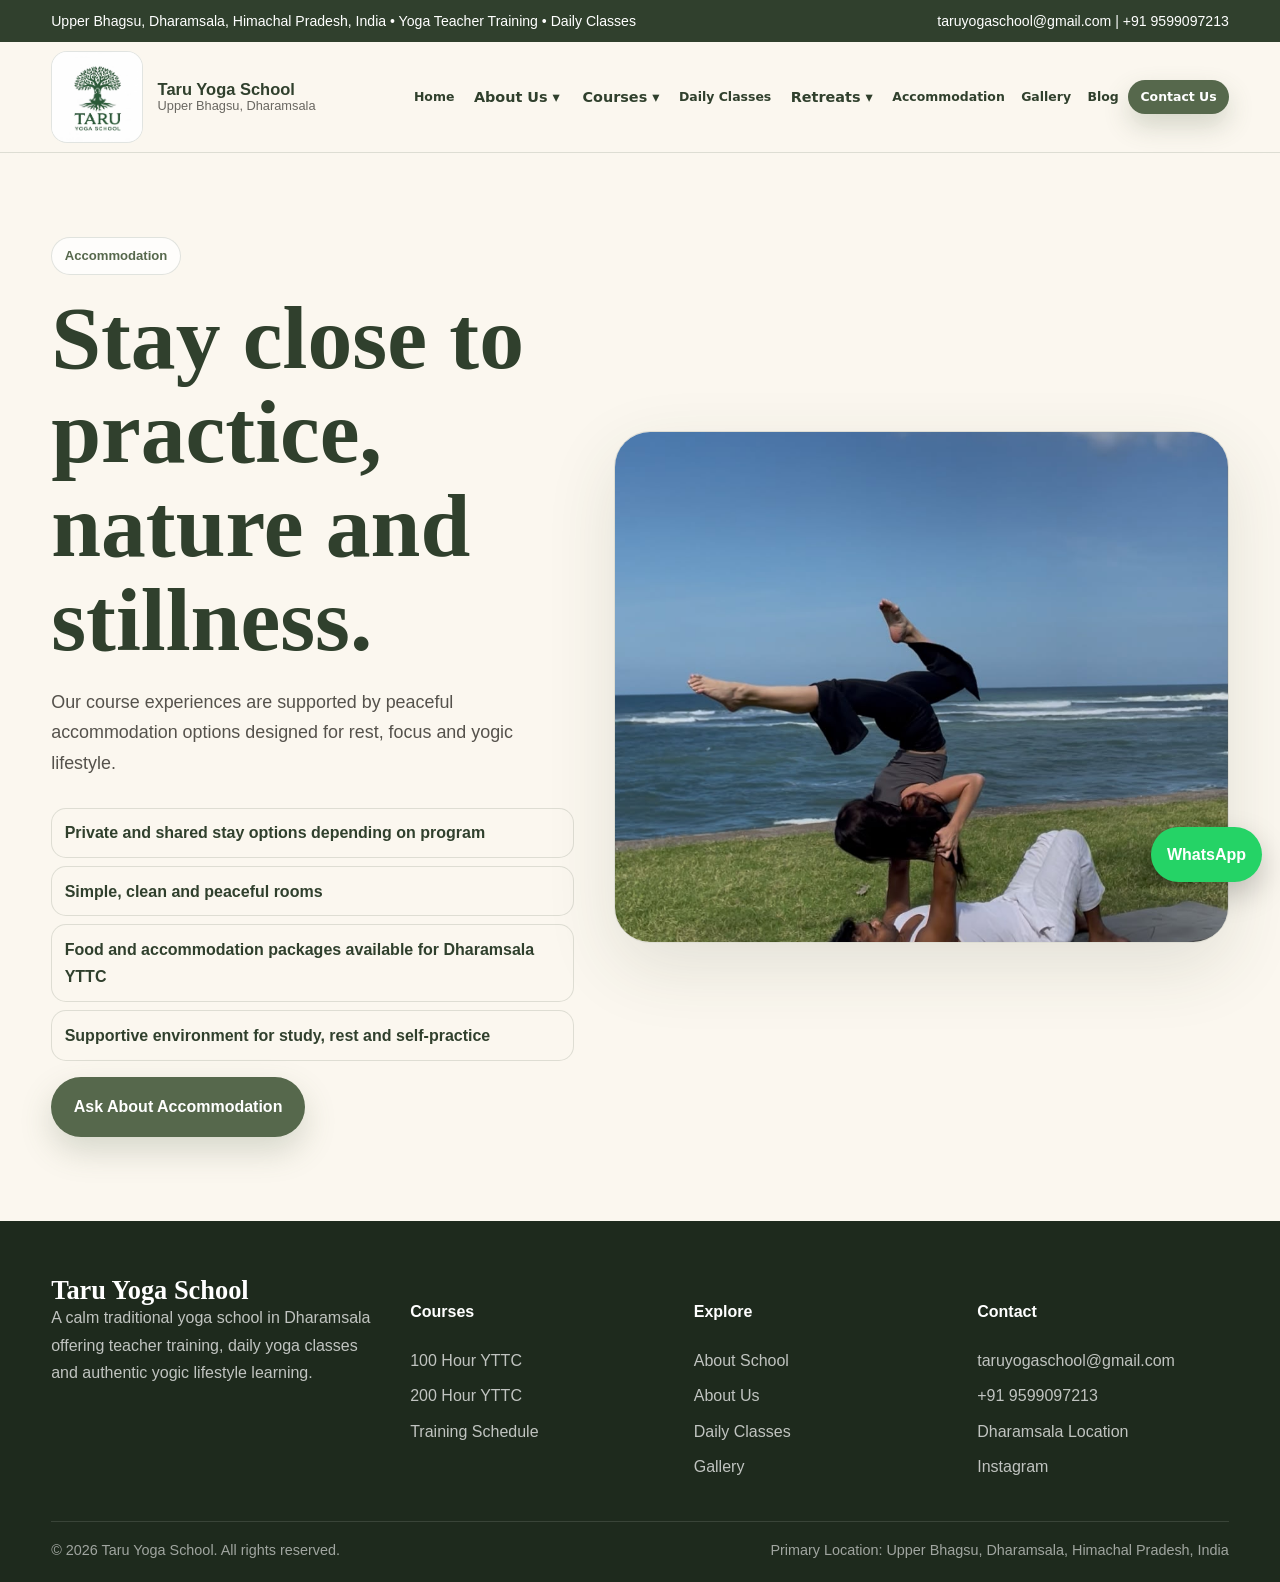
<file: accommodation.html>
<!DOCTYPE html><html lang='en'><head><meta charset='UTF-8'><meta name='viewport' content='width=device-width,initial-scale=1.0'><title>Accommodation | Taru Yoga School Dharamsala</title><meta name='description' content='Accommodation details for Taru Yoga School courses in Dharamsala.'><meta name='keywords' content='Taru Yoga School, Dharamsala Yoga School, Yoga Teacher Training Dharamsala, 100 Hour YTTC Dharamsala, 200 Hour YTTC Dharamsala, Daily Classes Dharamsala'><meta property='og:title' content='Accommodation | Taru Yoga School Dharamsala'><meta property='og:description' content='Accommodation details for Taru Yoga School courses in Dharamsala.'><meta property='og:type' content='website'><meta property='og:url' content='https://taruyoga.com'><meta name='theme-color' content='#8a9b7b'><link rel='stylesheet' href="assets/css/style.css?v=final-v2"><meta name="keywords" content="Yoga Teacher Training Dharamsala, Yoga School Dharamsala, 200 Hour Yoga Teacher Training India, Hatha Yoga Dharamsala, Daily Yoga Classes Dharamsala, Upper Bhagsu Yoga School, Taru Yoga School">
</head><body>


<div class="notice">
  <div class="container notice-inner">
    <span>Upper Bhagsu, Dharamsala, Himachal Pradesh, India • Yoga Teacher Training • Daily Classes</span>
    <span><a href="mailto:taruyogaschool@gmail.com">taruyogaschool@gmail.com</a> | <a href="tel:+919599097213">+91 9599097213</a></span>
  </div>
</div>

<header class="header final-header">
  <div class="container nav final-nav">
    <a class="logo final-logo" href="index.html" aria-label="Taru Yoga School Home">
      <img src="assets/images/logo.jpg" alt="Taru Yoga School logo">
      <span><strong>Taru Yoga School</strong><small>Upper Bhagsu, Dharamsala</small></span>
    </a>

    <button class="menu-toggle" id="menuToggle" aria-label="Open menu">☰ Menu</button>

    <nav class="nav-links final-nav-links" id="navLinks" aria-label="Main navigation">
      <a href="index.html">Home</a>
      <div class="nav-item">
        <a href="about.html" class="nav-top">About Us ▾</a>
        <div class="nav-submenu">
          <a href="about.html">About the School</a>
          <a href="navin.html">Founder — Navin</a>
        </div>
      </div>
      <div class="nav-item">
        <a href="courses.html" class="nav-top">Courses ▾</a>
        <div class="nav-submenu">
          <a href="courses.html#course-100">100 Hour YTTC</a>
          <a href="courses.html#course-200">200 Hour YTTC</a>
          <a href="courses.html#schedule">Training Schedule</a>
        </div>
      </div>
      <a href="classes.html">Daily Classes</a>
      <div class="nav-item">
        <a href="retreats.html" class="nav-top">Retreats ▾</a>
        <div class="nav-submenu">
          <a href="retreats.html#bali">Bali — Coming Soon</a>
          <a href="retreats.html#rishikesh">Rishikesh — Coming Soon</a>
          <a href="retreats.html#france">France — Coming Soon</a>
        </div>
      </div>
      <a href="accommodation.html">Accommodation</a>
      <a href="gallery.html">Gallery</a>
      <a href="blog.html">Blog</a>
      <a class="nav-cta final-book-btn" href="contact.html">Contact Us</a>
    </nav>
  </div>
</header>


<main class="section"><div class="container split"><div><p class="kicker">Accommodation</p><h1>Stay close to practice, nature and stillness.</h1><p class="hero-text">Our course experiences are supported by peaceful accommodation options designed for rest, focus and yogic lifestyle.</p><ul class="clean"><li>Private and shared stay options depending on program</li><li>Simple, clean and peaceful rooms</li><li>Food and accommodation packages available for Dharamsala YTTC</li><li>Supportive environment for study, rest and self-practice</li></ul><a class="btn primary" href="book.html">Ask About Accommodation</a></div><div class="frame"><img src="assets/images/WhatsApp Image 2026-06-16 at 16.13.50 (2).jpeg" alt="Accommodation"></div></div></main><a class="whatsapp" href="https://wa.me/919599097213" target="_blank">WhatsApp</a><footer class="footer"><div class="container footer-grid"><div><h3>Taru Yoga School</h3><p>A calm traditional yoga school in Dharamsala offering teacher training, daily yoga classes and authentic yogic lifestyle learning.</p></div><div><h4>Courses</h4><a href="courses.html#course-100">100 Hour YTTC</a><a href="courses.html#course-200">200 Hour YTTC</a><a href="courses.html#schedule">Training Schedule</a></div><div><h4>Explore</h4><a href="about.html">About School</a><a href="navin.html">About Us</a><a href="classes.html">Daily Classes</a><a href="gallery.html">Gallery</a></div><div><h4>Contact</h4><a href="mailto:taruyogaschool@gmail.com">taruyogaschool@gmail.com</a><a href="tel:+919599097213">+91 9599097213</a><a href="https://maps.app.goo.gl/rHHAJFmL2LprgKFm6" target="_blank">Dharamsala Location</a><a href="https://www.instagram.com/taruyogaschool?igsh=M3BpM2loeDV1N2Ju&utm_source=qr" target="_blank">Instagram</a></div></div><div class="container" style="margin-top:1.4rem; font-size:.86rem; color:rgba(255,255,255,.68);">
</div>
  <div class="container footer-bottom"><span>© 2026 Taru Yoga School. All rights reserved.</span><span>Primary Location: Upper Bhagsu, Dharamsala, Himachal Pradesh, India</span></div></footer><script src="assets/js/script.js"></script></body></html>
</file>
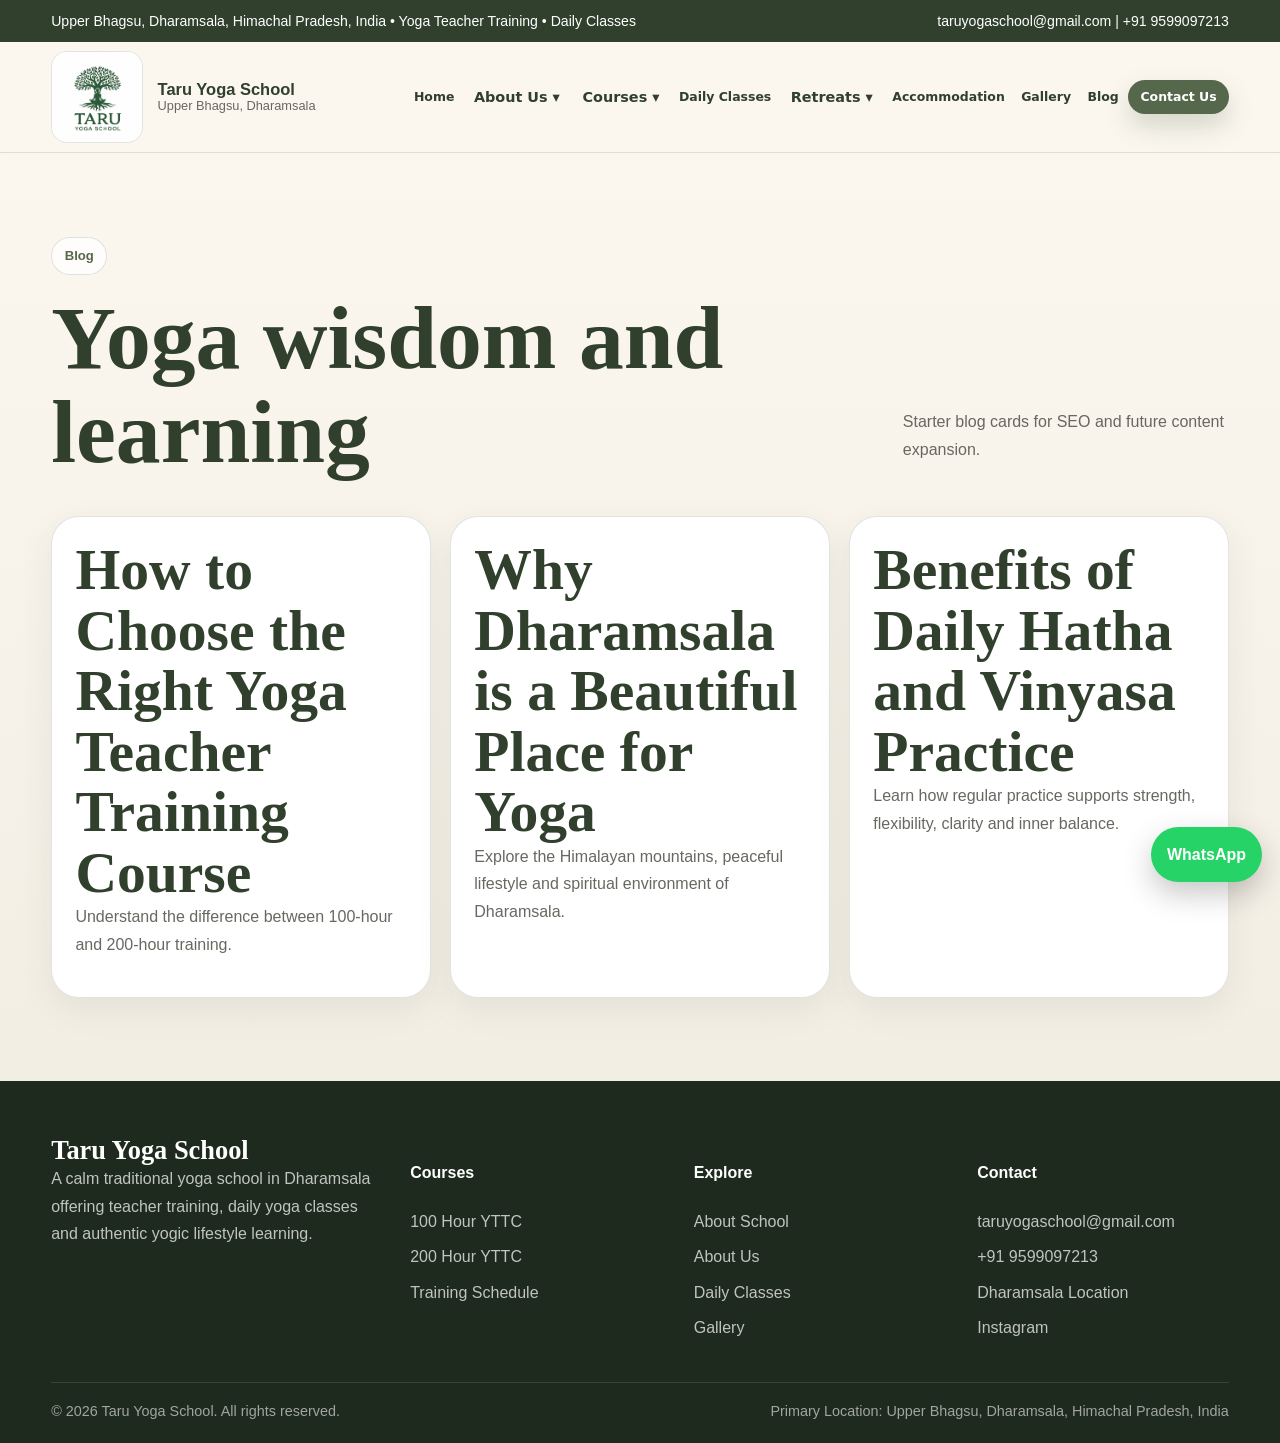
<file: blog.html>
<!DOCTYPE html><html lang='en'><head><meta charset='UTF-8'><meta name='viewport' content='width=device-width,initial-scale=1.0'><title>Blog | Taru Yoga School</title><meta name='description' content='Yoga learning articles from Taru Yoga School.'><meta name='keywords' content='Taru Yoga School, Dharamsala Yoga School, Yoga Teacher Training Dharamsala, 100 Hour YTTC Dharamsala, 200 Hour YTTC Dharamsala, Daily Classes Dharamsala'><meta property='og:title' content='Blog | Taru Yoga School'><meta property='og:description' content='Yoga learning articles from Taru Yoga School.'><meta property='og:type' content='website'><meta property='og:url' content='https://taruyoga.com'><meta name='theme-color' content='#8a9b7b'><link rel='stylesheet' href="assets/css/style.css?v=final-v2"><meta name="keywords" content="Yoga Teacher Training Dharamsala, Yoga School Dharamsala, 200 Hour Yoga Teacher Training India, Hatha Yoga Dharamsala, Daily Yoga Classes Dharamsala, Upper Bhagsu Yoga School, Taru Yoga School">
</head><body>


<div class="notice">
  <div class="container notice-inner">
    <span>Upper Bhagsu, Dharamsala, Himachal Pradesh, India • Yoga Teacher Training • Daily Classes</span>
    <span><a href="mailto:taruyogaschool@gmail.com">taruyogaschool@gmail.com</a> | <a href="tel:+919599097213">+91 9599097213</a></span>
  </div>
</div>

<header class="header final-header">
  <div class="container nav final-nav">
    <a class="logo final-logo" href="index.html" aria-label="Taru Yoga School Home">
      <img src="assets/images/logo.jpg" alt="Taru Yoga School logo">
      <span><strong>Taru Yoga School</strong><small>Upper Bhagsu, Dharamsala</small></span>
    </a>

    <button class="menu-toggle" id="menuToggle" aria-label="Open menu">☰ Menu</button>

    <nav class="nav-links final-nav-links" id="navLinks" aria-label="Main navigation">
      <a href="index.html">Home</a>
      <div class="nav-item">
        <a href="about.html" class="nav-top">About Us ▾</a>
        <div class="nav-submenu">
          <a href="about.html">About the School</a>
          <a href="navin.html">Founder — Navin</a>
        </div>
      </div>
      <div class="nav-item">
        <a href="courses.html" class="nav-top">Courses ▾</a>
        <div class="nav-submenu">
          <a href="courses.html#course-100">100 Hour YTTC</a>
          <a href="courses.html#course-200">200 Hour YTTC</a>
          <a href="courses.html#schedule">Training Schedule</a>
        </div>
      </div>
      <a href="classes.html">Daily Classes</a>
      <div class="nav-item">
        <a href="retreats.html" class="nav-top">Retreats ▾</a>
        <div class="nav-submenu">
          <a href="retreats.html#bali">Bali — Coming Soon</a>
          <a href="retreats.html#rishikesh">Rishikesh — Coming Soon</a>
          <a href="retreats.html#france">France — Coming Soon</a>
        </div>
      </div>
      <a href="accommodation.html">Accommodation</a>
      <a href="gallery.html">Gallery</a>
      <a href="blog.html">Blog</a>
      <a class="nav-cta final-book-btn" href="contact.html">Contact Us</a>
    </nav>
  </div>
</header>


<main class="section soft"><div class="container head"><div><p class="kicker">Blog</p><h1>Yoga wisdom and learning</h1></div><p>Starter blog cards for SEO and future content expansion.</p></div><div class="container grid3"><article class="card"><h2>How to Choose the Right Yoga Teacher Training Course</h2><p>Understand the difference between 100-hour and 200-hour training.</p></article><article class="card"><h2>Why Dharamsala is a Beautiful Place for Yoga</h2><p>Explore the Himalayan mountains, peaceful lifestyle and spiritual environment of Dharamsala.</p></article><article class="card"><h2>Benefits of Daily Hatha and Vinyasa Practice</h2><p>Learn how regular practice supports strength, flexibility, clarity and inner balance.</p></article></div></main><a class="whatsapp" href="https://wa.me/919599097213" target="_blank">WhatsApp</a><footer class="footer"><div class="container footer-grid"><div><h3>Taru Yoga School</h3><p>A calm traditional yoga school in Dharamsala offering teacher training, daily yoga classes and authentic yogic lifestyle learning.</p></div><div><h4>Courses</h4><a href="courses.html#course-100">100 Hour YTTC</a><a href="courses.html#course-200">200 Hour YTTC</a><a href="courses.html#schedule">Training Schedule</a></div><div><h4>Explore</h4><a href="about.html">About School</a><a href="navin.html">About Us</a><a href="classes.html">Daily Classes</a><a href="gallery.html">Gallery</a></div><div><h4>Contact</h4><a href="mailto:taruyogaschool@gmail.com">taruyogaschool@gmail.com</a><a href="tel:+919599097213">+91 9599097213</a><a href="https://maps.app.goo.gl/rHHAJFmL2LprgKFm6" target="_blank">Dharamsala Location</a><a href="https://www.instagram.com/taruyogaschool?igsh=M3BpM2loeDV1N2Ju&utm_source=qr" target="_blank">Instagram</a></div></div><div class="container" style="margin-top:1.4rem; font-size:.86rem; color:rgba(255,255,255,.68);">
</div>
  <div class="container footer-bottom"><span>© 2026 Taru Yoga School. All rights reserved.</span><span>Primary Location: Upper Bhagsu, Dharamsala, Himachal Pradesh, India</span></div></footer><script src="assets/js/script.js"></script></body></html>
</file>
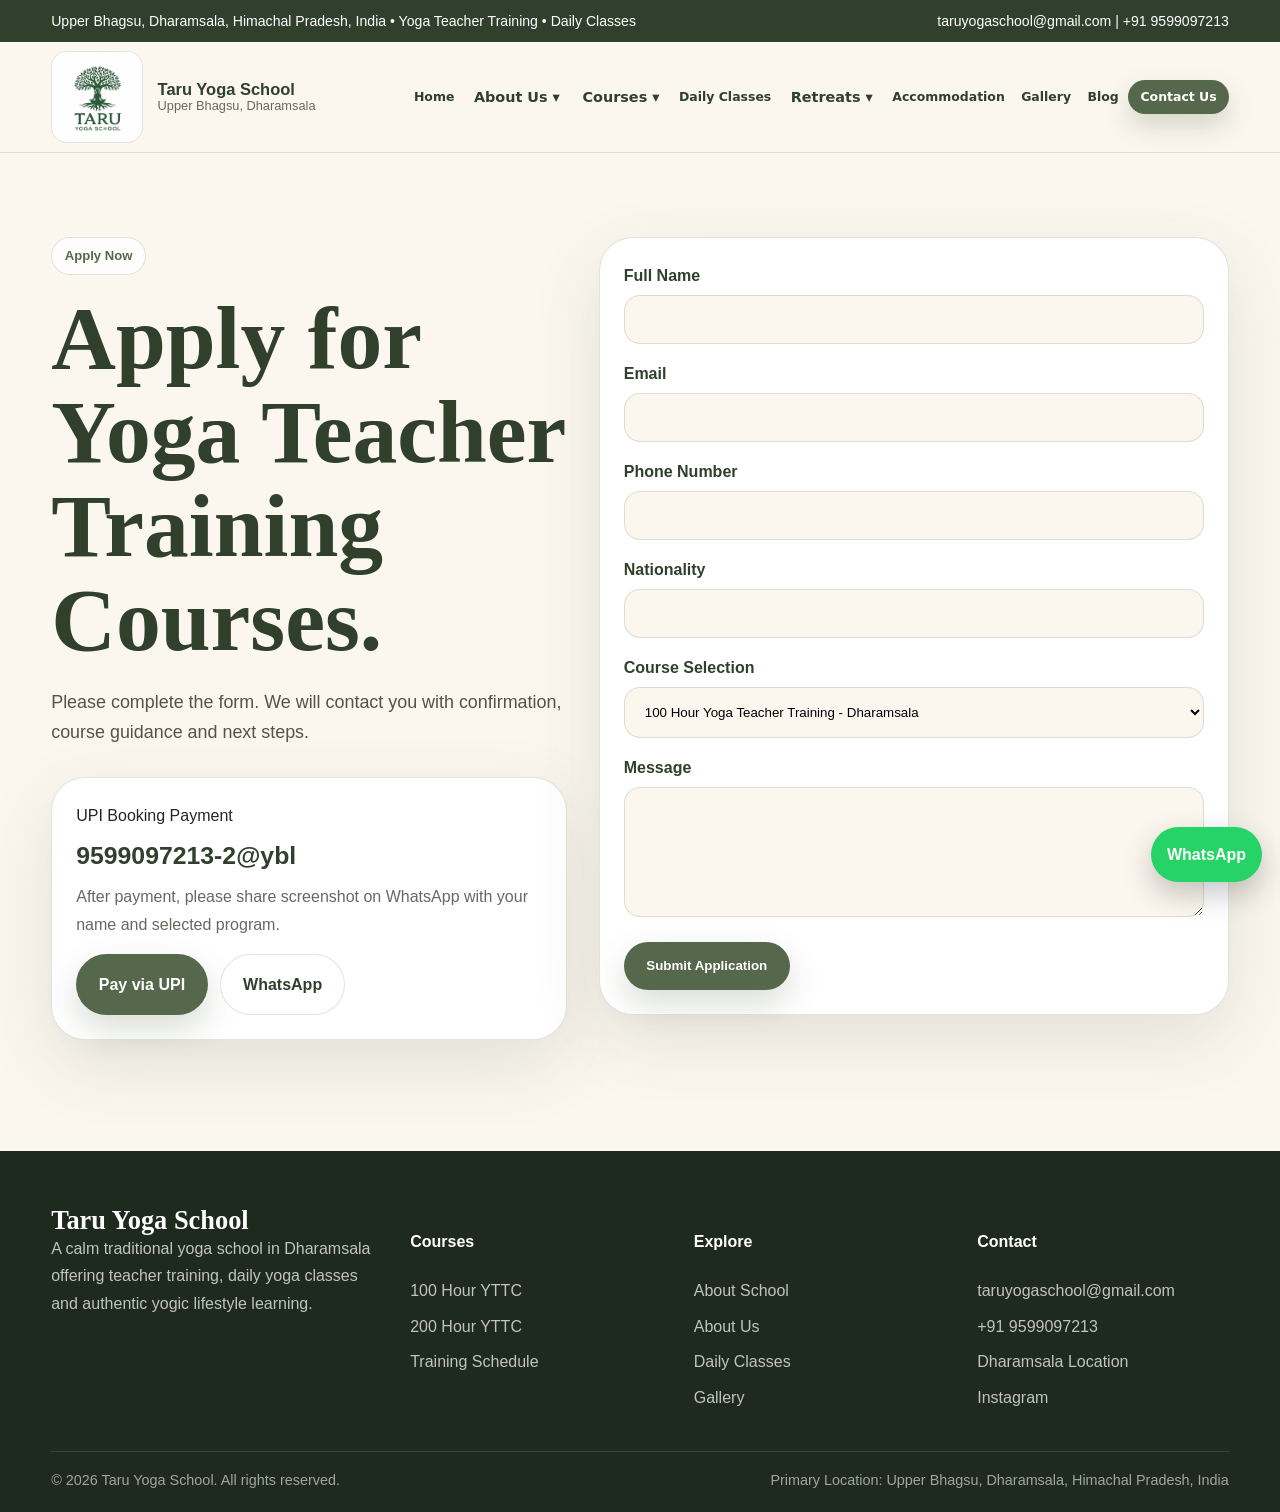
<file: book.html>
<!DOCTYPE html><html lang='en'><head><meta charset='UTF-8'><meta name='viewport' content='width=device-width,initial-scale=1.0'><title>Apply Now | Taru Yoga School Dharamsala</title><meta name='description' content='Apply now for Yoga Teacher Training Courses at Taru Yoga School Dharamsala.'><meta name='keywords' content='Taru Yoga School, Dharamsala Yoga School, Yoga Teacher Training Dharamsala, 100 Hour YTTC Dharamsala, 200 Hour YTTC Dharamsala, Daily Classes Dharamsala'><meta property='og:title' content='Apply Now | Taru Yoga School Dharamsala'><meta property='og:description' content='Apply now for Yoga Teacher Training Courses at Taru Yoga School Dharamsala.'><meta property='og:type' content='website'><meta property='og:url' content='https://taruyoga.com'><meta name='theme-color' content='#8a9b7b'><link rel='stylesheet' href="assets/css/style.css?v=final-v2"><meta name="keywords" content="Yoga Teacher Training Dharamsala, Yoga School Dharamsala, 200 Hour Yoga Teacher Training India, Hatha Yoga Dharamsala, Daily Yoga Classes Dharamsala, Upper Bhagsu Yoga School, Taru Yoga School">
</head><body>


<div class="notice">
  <div class="container notice-inner">
    <span>Upper Bhagsu, Dharamsala, Himachal Pradesh, India • Yoga Teacher Training • Daily Classes</span>
    <span><a href="mailto:taruyogaschool@gmail.com">taruyogaschool@gmail.com</a> | <a href="tel:+919599097213">+91 9599097213</a></span>
  </div>
</div>

<header class="header final-header">
  <div class="container nav final-nav">
    <a class="logo final-logo" href="index.html" aria-label="Taru Yoga School Home">
      <img src="assets/images/logo.jpg" alt="Taru Yoga School logo">
      <span><strong>Taru Yoga School</strong><small>Upper Bhagsu, Dharamsala</small></span>
    </a>

    <button class="menu-toggle" id="menuToggle" aria-label="Open menu">☰ Menu</button>

    <nav class="nav-links final-nav-links" id="navLinks" aria-label="Main navigation">
      <a href="index.html">Home</a>
      <div class="nav-item">
        <a href="about.html" class="nav-top">About Us ▾</a>
        <div class="nav-submenu">
          <a href="about.html">About the School</a>
          <a href="navin.html">Founder — Navin</a>
        </div>
      </div>
      <div class="nav-item">
        <a href="courses.html" class="nav-top">Courses ▾</a>
        <div class="nav-submenu">
          <a href="courses.html#course-100">100 Hour YTTC</a>
          <a href="courses.html#course-200">200 Hour YTTC</a>
          <a href="courses.html#schedule">Training Schedule</a>
        </div>
      </div>
      <a href="classes.html">Daily Classes</a>
      <div class="nav-item">
        <a href="retreats.html" class="nav-top">Retreats ▾</a>
        <div class="nav-submenu">
          <a href="retreats.html#bali">Bali — Coming Soon</a>
          <a href="retreats.html#rishikesh">Rishikesh — Coming Soon</a>
          <a href="retreats.html#france">France — Coming Soon</a>
        </div>
      </div>
      <a href="accommodation.html">Accommodation</a>
      <a href="gallery.html">Gallery</a>
      <a href="blog.html">Blog</a>
      <a class="nav-cta final-book-btn" href="contact.html">Contact Us</a>
    </nav>
  </div>
</header>


<main class="section"><div class="container booking"><div><p class="kicker">Apply Now</p><h1>Apply for Yoga Teacher Training Courses.</h1><p class="hero-text">Please complete the form. We will contact you with confirmation, course guidance and next steps.</p><div class="upi"><span>UPI Booking Payment</span><strong>9599097213-2@ybl</strong><p>After payment, please share screenshot on WhatsApp with your name and selected program.</p><div class="actions"><a class="btn primary" href="upi://pay?pa=9599097213-2@ybl&pn=Taru%20Yoga%20School&cu=INR">Pay via UPI</a><a class="btn secondary" href="https://wa.me/919599097213" target="_blank">WhatsApp</a></div></div><br></div><form class="form" name="apply-now" method="POST" data-netlify="true"><input type="hidden" name="form-name" value="apply-now"><label>Full Name</label><input type="text" name="full-name" required><label>Email</label><input type="email" name="email" required><label>Phone Number</label><input type="tel" name="phone" required><label>Nationality</label><input type="text" name="nationality" required><label>Course Selection</label><select name="course-selection" required><option>100 Hour Yoga Teacher Training - Dharamsala</option><option>200 Hour Yoga Teacher Training - Dharamsala</option><option>Daily Classes</option><option>Accommodation Inquiry</option></select><label>Message</label><textarea name="message"></textarea><button class="btn primary" type="submit">Submit Application</button></form></div></main><a class="whatsapp" href="https://wa.me/919599097213" target="_blank">WhatsApp</a><footer class="footer"><div class="container footer-grid"><div><h3>Taru Yoga School</h3><p>A calm traditional yoga school in Dharamsala offering teacher training, daily yoga classes and authentic yogic lifestyle learning.</p></div><div><h4>Courses</h4><a href="courses.html#course-100">100 Hour YTTC</a><a href="courses.html#course-200">200 Hour YTTC</a><a href="courses.html#schedule">Training Schedule</a></div><div><h4>Explore</h4><a href="about.html">About School</a><a href="navin.html">About Us</a><a href="classes.html">Daily Classes</a><a href="gallery.html">Gallery</a></div><div><h4>Contact</h4><a href="mailto:taruyogaschool@gmail.com">taruyogaschool@gmail.com</a><a href="tel:+919599097213">+91 9599097213</a><a href="https://maps.app.goo.gl/rHHAJFmL2LprgKFm6" target="_blank">Dharamsala Location</a><a href="https://www.instagram.com/taruyogaschool?igsh=M3BpM2loeDV1N2Ju&utm_source=qr" target="_blank">Instagram</a></div></div><div class="container" style="margin-top:1.4rem; font-size:.86rem; color:rgba(255,255,255,.68);">
</div>
  <div class="container footer-bottom"><span>© 2026 Taru Yoga School. All rights reserved.</span><span>Primary Location: Upper Bhagsu, Dharamsala, Himachal Pradesh, India</span></div></footer><script src="assets/js/script.js"></script></body></html>
</file>
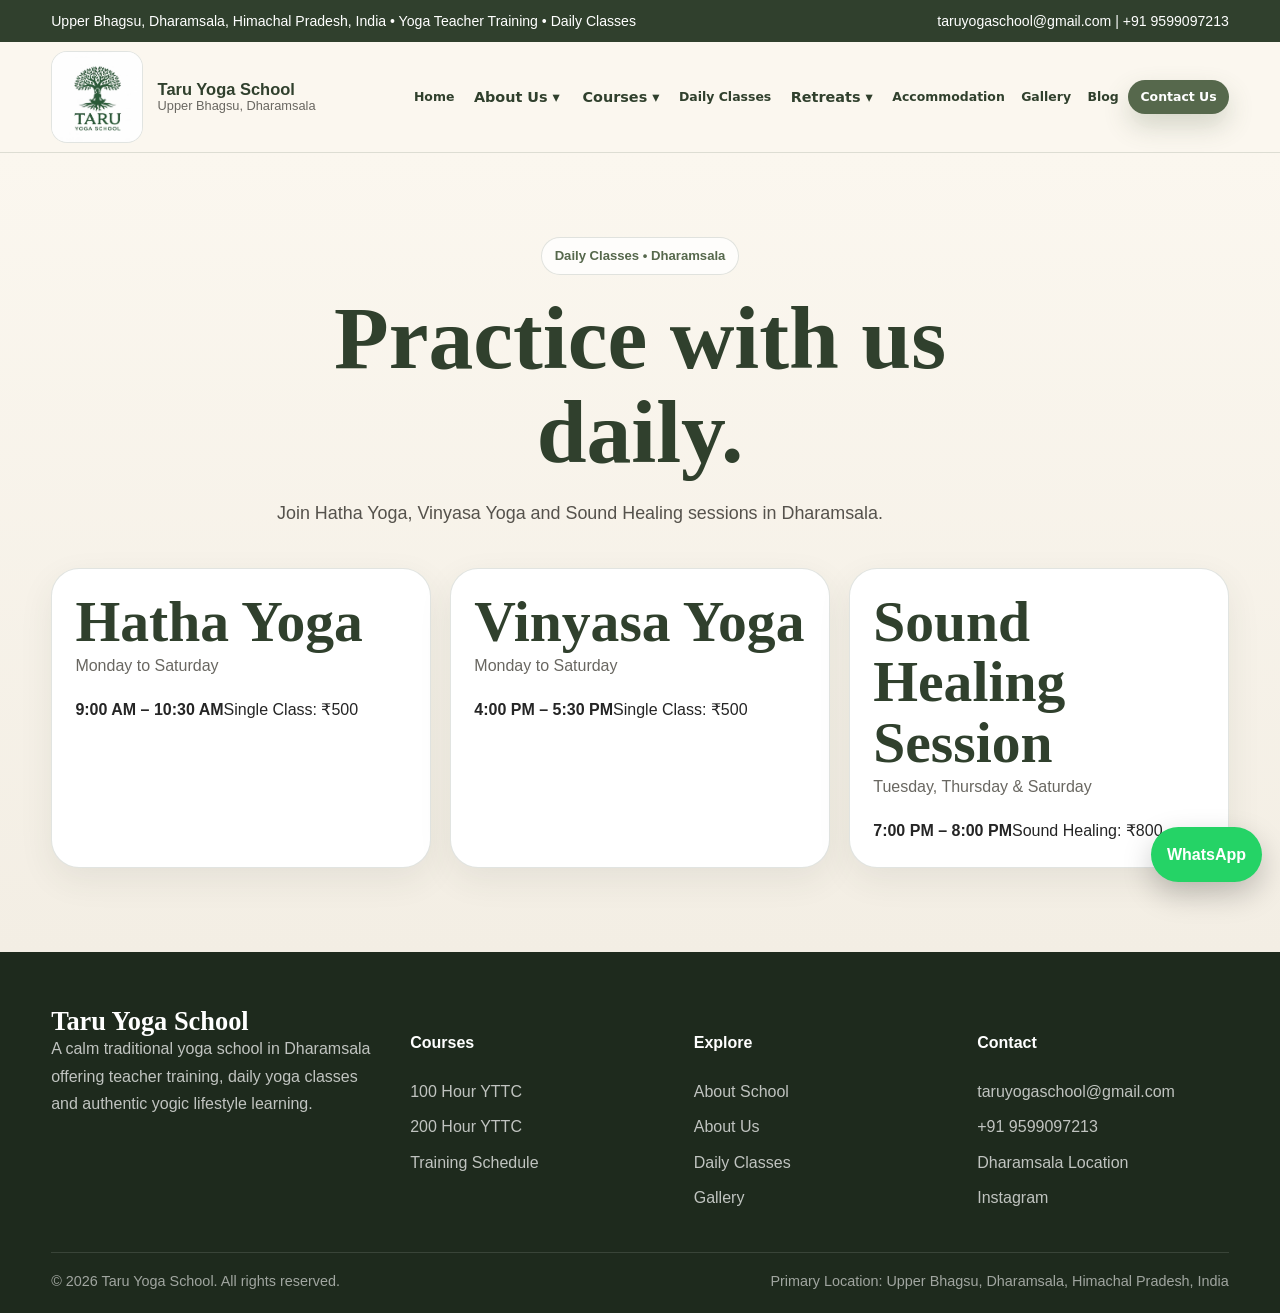
<file: classes.html>
<!DOCTYPE html><html lang='en'><head><meta charset='UTF-8'><meta name='viewport' content='width=device-width,initial-scale=1.0'><title>Daily Classes Dharamsala | Taru Yoga School</title><meta name='description' content='Daily Hatha Yoga, Vinyasa Yoga and Sound Healing classes in Dharamsala.'><meta name='keywords' content='Taru Yoga School, Dharamsala Yoga School, Yoga Teacher Training Dharamsala, 100 Hour YTTC Dharamsala, 200 Hour YTTC Dharamsala, Daily Classes Dharamsala'><meta property='og:title' content='Daily Classes Dharamsala | Taru Yoga School'><meta property='og:description' content='Daily Hatha Yoga, Vinyasa Yoga and Sound Healing classes in Dharamsala.'><meta property='og:type' content='website'><meta property='og:url' content='https://taruyoga.com'><meta name='theme-color' content='#8a9b7b'><link rel='stylesheet' href="assets/css/style.css?v=final-v2"><meta name="keywords" content="Yoga Teacher Training Dharamsala, Yoga School Dharamsala, 200 Hour Yoga Teacher Training India, Hatha Yoga Dharamsala, Daily Yoga Classes Dharamsala, Upper Bhagsu Yoga School, Taru Yoga School">
</head><body>


<div class="notice">
  <div class="container notice-inner">
    <span>Upper Bhagsu, Dharamsala, Himachal Pradesh, India • Yoga Teacher Training • Daily Classes</span>
    <span><a href="mailto:taruyogaschool@gmail.com">taruyogaschool@gmail.com</a> | <a href="tel:+919599097213">+91 9599097213</a></span>
  </div>
</div>

<header class="header final-header">
  <div class="container nav final-nav">
    <a class="logo final-logo" href="index.html" aria-label="Taru Yoga School Home">
      <img src="assets/images/logo.jpg" alt="Taru Yoga School logo">
      <span><strong>Taru Yoga School</strong><small>Upper Bhagsu, Dharamsala</small></span>
    </a>

    <button class="menu-toggle" id="menuToggle" aria-label="Open menu">☰ Menu</button>

    <nav class="nav-links final-nav-links" id="navLinks" aria-label="Main navigation">
      <a href="index.html">Home</a>
      <div class="nav-item">
        <a href="about.html" class="nav-top">About Us ▾</a>
        <div class="nav-submenu">
          <a href="about.html">About the School</a>
          <a href="navin.html">Founder — Navin</a>
        </div>
      </div>
      <div class="nav-item">
        <a href="courses.html" class="nav-top">Courses ▾</a>
        <div class="nav-submenu">
          <a href="courses.html#course-100">100 Hour YTTC</a>
          <a href="courses.html#course-200">200 Hour YTTC</a>
          <a href="courses.html#schedule">Training Schedule</a>
        </div>
      </div>
      <a href="classes.html">Daily Classes</a>
      <div class="nav-item">
        <a href="retreats.html" class="nav-top">Retreats ▾</a>
        <div class="nav-submenu">
          <a href="retreats.html#bali">Bali — Coming Soon</a>
          <a href="retreats.html#rishikesh">Rishikesh — Coming Soon</a>
          <a href="retreats.html#france">France — Coming Soon</a>
        </div>
      </div>
      <a href="accommodation.html">Accommodation</a>
      <a href="gallery.html">Gallery</a>
      <a href="blog.html">Blog</a>
      <a class="nav-cta final-book-btn" href="contact.html">Contact Us</a>
    </nav>
  </div>
</header>


<main class="section soft"><div class="container center"><p class="kicker">Daily Classes • Dharamsala</p><h1>Practice with us daily.</h1><p class="hero-text">Join Hatha Yoga, Vinyasa Yoga and Sound Healing sessions in Dharamsala.</p></div><div class="container grid3"><div class="class"><h2>Hatha Yoga</h2><p>Monday to Saturday</p><strong>9:00 AM – 10:30 AM</strong><span>Single Class: ₹500</span></div><div class="class"><h2>Vinyasa Yoga</h2><p>Monday to Saturday</p><strong>4:00 PM – 5:30 PM</strong><span>Single Class: ₹500</span></div><div class="class"><h2>Sound Healing Session</h2><p>Tuesday, Thursday & Saturday</p><strong>7:00 PM – 8:00 PM</strong><span>Sound Healing: ₹800</span></div></div></main><a class="whatsapp" href="https://wa.me/919599097213" target="_blank">WhatsApp</a><footer class="footer"><div class="container footer-grid"><div><h3>Taru Yoga School</h3><p>A calm traditional yoga school in Dharamsala offering teacher training, daily yoga classes and authentic yogic lifestyle learning.</p></div><div><h4>Courses</h4><a href="courses.html#course-100">100 Hour YTTC</a><a href="courses.html#course-200">200 Hour YTTC</a><a href="courses.html#schedule">Training Schedule</a></div><div><h4>Explore</h4><a href="about.html">About School</a><a href="navin.html">About Us</a><a href="classes.html">Daily Classes</a><a href="gallery.html">Gallery</a></div><div><h4>Contact</h4><a href="mailto:taruyogaschool@gmail.com">taruyogaschool@gmail.com</a><a href="tel:+919599097213">+91 9599097213</a><a href="https://maps.app.goo.gl/rHHAJFmL2LprgKFm6" target="_blank">Dharamsala Location</a><a href="https://www.instagram.com/taruyogaschool?igsh=M3BpM2loeDV1N2Ju&utm_source=qr" target="_blank">Instagram</a></div></div><div class="container" style="margin-top:1.4rem; font-size:.86rem; color:rgba(255,255,255,.68);">
</div>
  <div class="container footer-bottom"><span>© 2026 Taru Yoga School. All rights reserved.</span><span>Primary Location: Upper Bhagsu, Dharamsala, Himachal Pradesh, India</span></div></footer><script src="assets/js/script.js"></script></body></html>
</file>
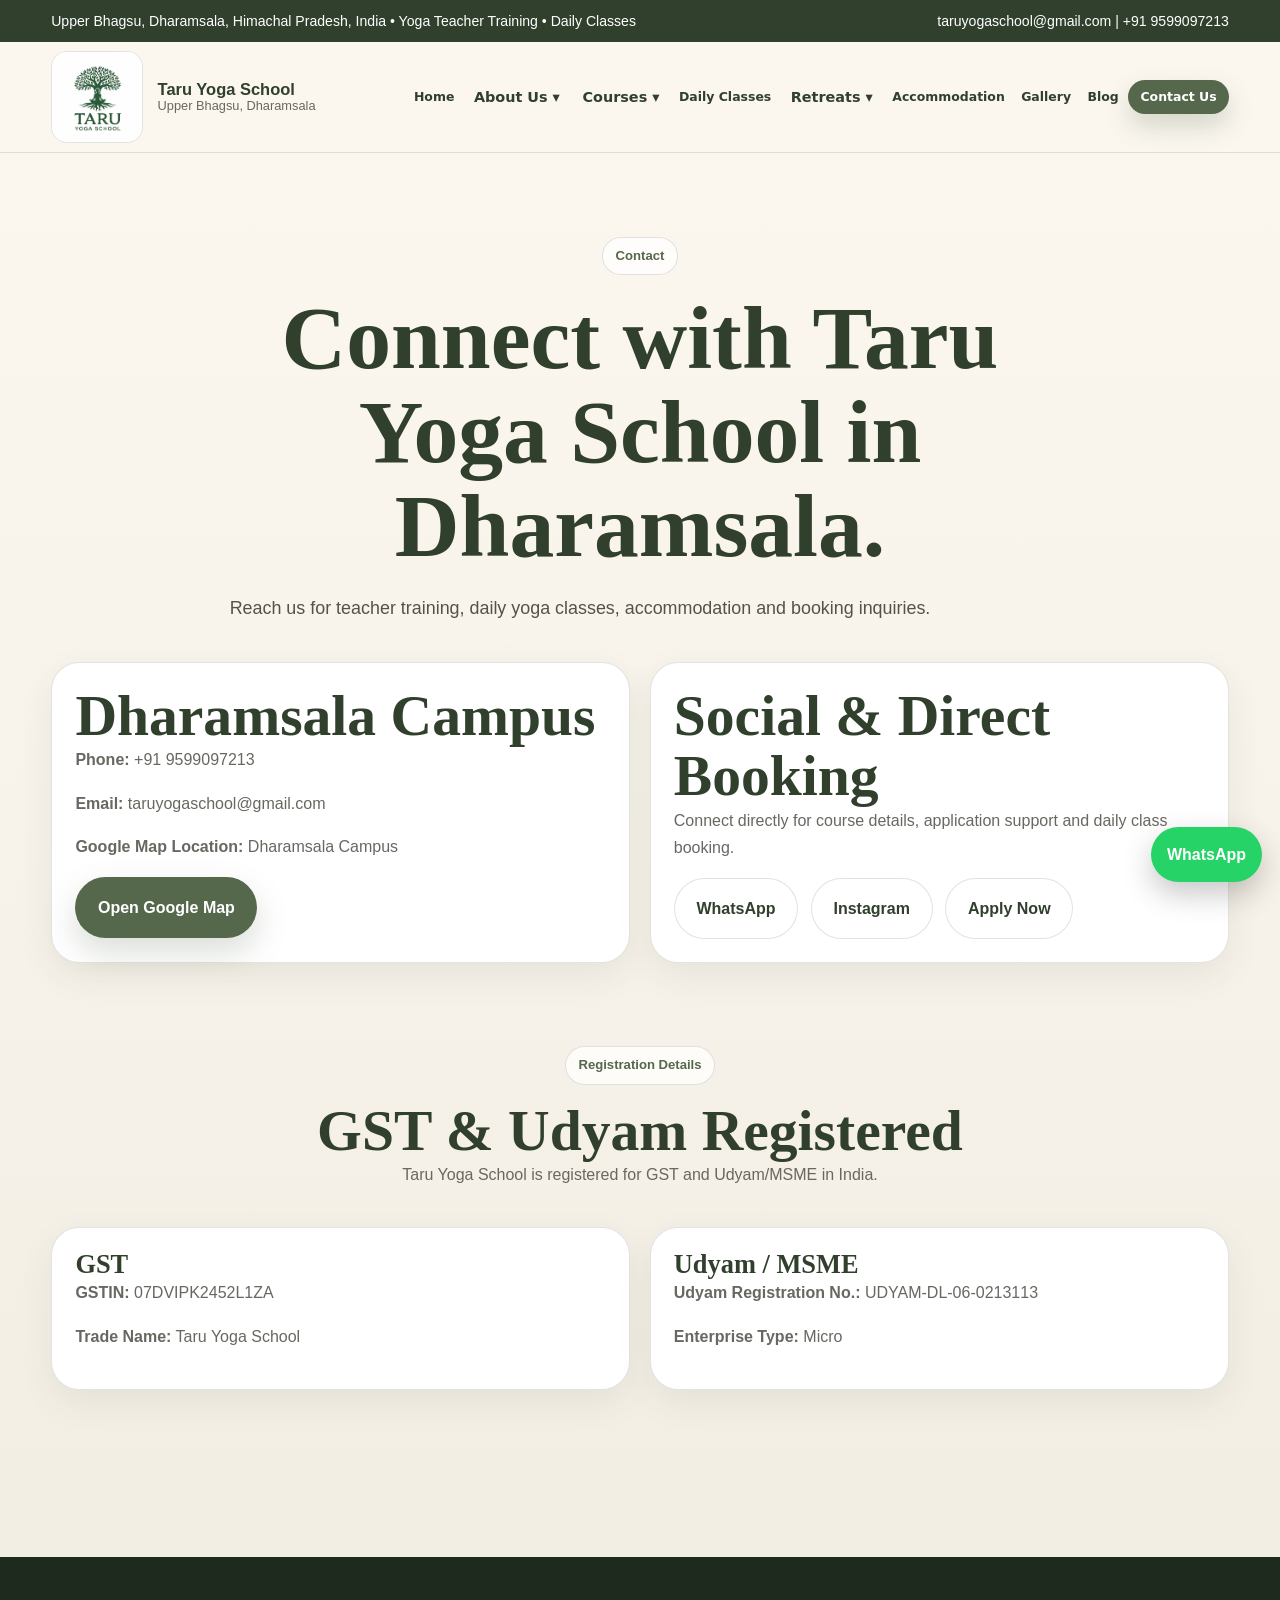
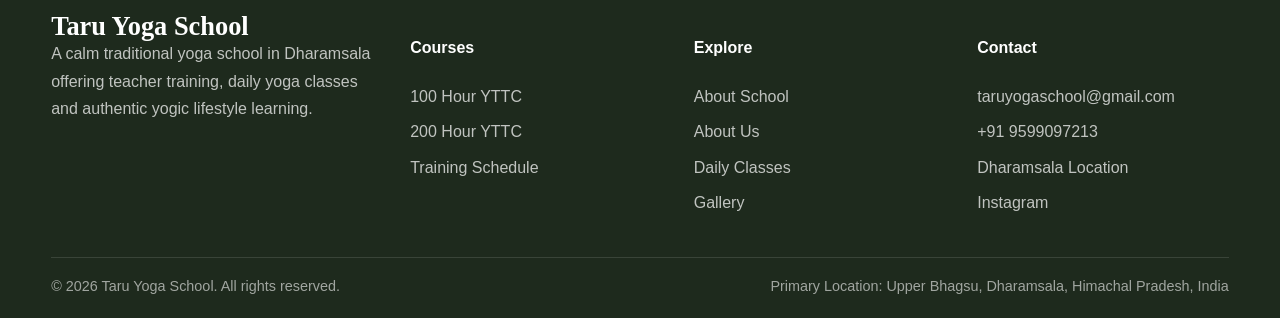
<file: contact.html>
<!DOCTYPE html><html lang='en'><head><meta charset='UTF-8'><meta name='viewport' content='width=device-width,initial-scale=1.0'><title>Contact Taru Yoga School Dharamsala</title><meta name='description' content='Contact Taru Yoga School in Dharamsala for courses, classes and accommodation.'><meta name='keywords' content='Taru Yoga School, Dharamsala Yoga School, Yoga Teacher Training Dharamsala, 100 Hour YTTC Dharamsala, 200 Hour YTTC Dharamsala, Daily Classes Dharamsala'><meta property='og:title' content='Contact Taru Yoga School Dharamsala'><meta property='og:description' content='Contact Taru Yoga School in Dharamsala for courses, classes and accommodation.'><meta property='og:type' content='website'><meta property='og:url' content='https://taruyoga.com'><meta name='theme-color' content='#8a9b7b'><link rel='stylesheet' href="assets/css/style.css?v=final-v2"><meta name="keywords" content="Yoga Teacher Training Dharamsala, Yoga School Dharamsala, 200 Hour Yoga Teacher Training India, Hatha Yoga Dharamsala, Daily Yoga Classes Dharamsala, Upper Bhagsu Yoga School, Taru Yoga School">
</head><body>


<div class="notice">
  <div class="container notice-inner">
    <span>Upper Bhagsu, Dharamsala, Himachal Pradesh, India • Yoga Teacher Training • Daily Classes</span>
    <span><a href="mailto:taruyogaschool@gmail.com">taruyogaschool@gmail.com</a> | <a href="tel:+919599097213">+91 9599097213</a></span>
  </div>
</div>

<header class="header final-header">
  <div class="container nav final-nav">
    <a class="logo final-logo" href="index.html" aria-label="Taru Yoga School Home">
      <img src="assets/images/logo.jpg" alt="Taru Yoga School logo">
      <span><strong>Taru Yoga School</strong><small>Upper Bhagsu, Dharamsala</small></span>
    </a>

    <button class="menu-toggle" id="menuToggle" aria-label="Open menu">☰ Menu</button>

    <nav class="nav-links final-nav-links" id="navLinks" aria-label="Main navigation">
      <a href="index.html">Home</a>
      <div class="nav-item">
        <a href="about.html" class="nav-top">About Us ▾</a>
        <div class="nav-submenu">
          <a href="about.html">About the School</a>
          <a href="navin.html">Founder — Navin</a>
        </div>
      </div>
      <div class="nav-item">
        <a href="courses.html" class="nav-top">Courses ▾</a>
        <div class="nav-submenu">
          <a href="courses.html#course-100">100 Hour YTTC</a>
          <a href="courses.html#course-200">200 Hour YTTC</a>
          <a href="courses.html#schedule">Training Schedule</a>
        </div>
      </div>
      <a href="classes.html">Daily Classes</a>
      <div class="nav-item">
        <a href="retreats.html" class="nav-top">Retreats ▾</a>
        <div class="nav-submenu">
          <a href="retreats.html#bali">Bali — Coming Soon</a>
          <a href="retreats.html#rishikesh">Rishikesh — Coming Soon</a>
          <a href="retreats.html#france">France — Coming Soon</a>
        </div>
      </div>
      <a href="accommodation.html">Accommodation</a>
      <a href="gallery.html">Gallery</a>
      <a href="blog.html">Blog</a>
      <a class="nav-cta final-book-btn" href="contact.html">Contact Us</a>
    </nav>
  </div>
</header>


<main class="section soft"><div class="container center"><p class="kicker">Contact</p><h1>Connect with Taru Yoga School in Dharamsala.</h1><p class="hero-text">Reach us for teacher training, daily yoga classes, accommodation and booking inquiries.</p></div><div class="container grid2"><div class="card"><h2>Dharamsala Campus</h2><p><strong>Phone:</strong> <a href="tel:+919599097213">+91 9599097213</a></p><p><strong>Email:</strong> <a href="mailto:taruyogaschool@gmail.com">taruyogaschool@gmail.com</a></p><p><strong>Google Map Location:</strong> Dharamsala Campus</p><a class="btn primary" href="https://maps.app.goo.gl/rHHAJFmL2LprgKFm6" target="_blank">Open Google Map</a></div><div class="card"><h2>Social & Direct Booking</h2><p>Connect directly for course details, application support and daily class booking.</p><div class="actions"><a class="btn secondary" href="https://wa.me/919599097213" target="_blank">WhatsApp</a><a class="btn secondary" href="https://www.instagram.com/taruyogaschool?igsh=M3BpM2loeDV1N2Ju&utm_source=qr" target="_blank">Instagram</a><a class="btn secondary" href="book.html">Apply Now</a></div></div></div>
<section class="section">
  <div class="container">
    <div class="center">
      <p class="kicker">Registration Details</p>
      <h2>GST & Udyam Registered</h2>
      <p>Taru Yoga School is registered for GST and Udyam/MSME in India.</p>
    </div>
    <div class="grid-2">
      <div class="card">
        <h3>GST</h3>
        <p><strong>GSTIN:</strong> 07DVIPK2452L1ZA</p>
        <p><strong>Trade Name:</strong> Taru Yoga School</p>
      </div>
      <div class="card">
        <h3>Udyam / MSME</h3>
        <p><strong>Udyam Registration No.:</strong> UDYAM-DL-06-0213113</p>
        <p><strong>Enterprise Type:</strong> Micro</p>
      </div>
    </div>
  </div>
</section>

</main><a class="whatsapp" href="https://wa.me/919599097213" target="_blank">WhatsApp</a><footer class="footer"><div class="container footer-grid"><div><h3>Taru Yoga School</h3><p>A calm traditional yoga school in Dharamsala offering teacher training, daily yoga classes and authentic yogic lifestyle learning.</p></div><div><h4>Courses</h4><a href="courses.html#course-100">100 Hour YTTC</a><a href="courses.html#course-200">200 Hour YTTC</a><a href="courses.html#schedule">Training Schedule</a></div><div><h4>Explore</h4><a href="about.html">About School</a><a href="navin.html">About Us</a><a href="classes.html">Daily Classes</a><a href="gallery.html">Gallery</a></div><div><h4>Contact</h4><a href="mailto:taruyogaschool@gmail.com">taruyogaschool@gmail.com</a><a href="tel:+919599097213">+91 9599097213</a><a href="https://maps.app.goo.gl/rHHAJFmL2LprgKFm6" target="_blank">Dharamsala Location</a><a href="https://www.instagram.com/taruyogaschool?igsh=M3BpM2loeDV1N2Ju&utm_source=qr" target="_blank">Instagram</a></div></div><div class="container footer-bottom"><span>© 2026 Taru Yoga School. All rights reserved.</span><span>Primary Location: Upper Bhagsu, Dharamsala, Himachal Pradesh, India</span></div></footer><script src="assets/js/script.js"></script></body></html>
</file>
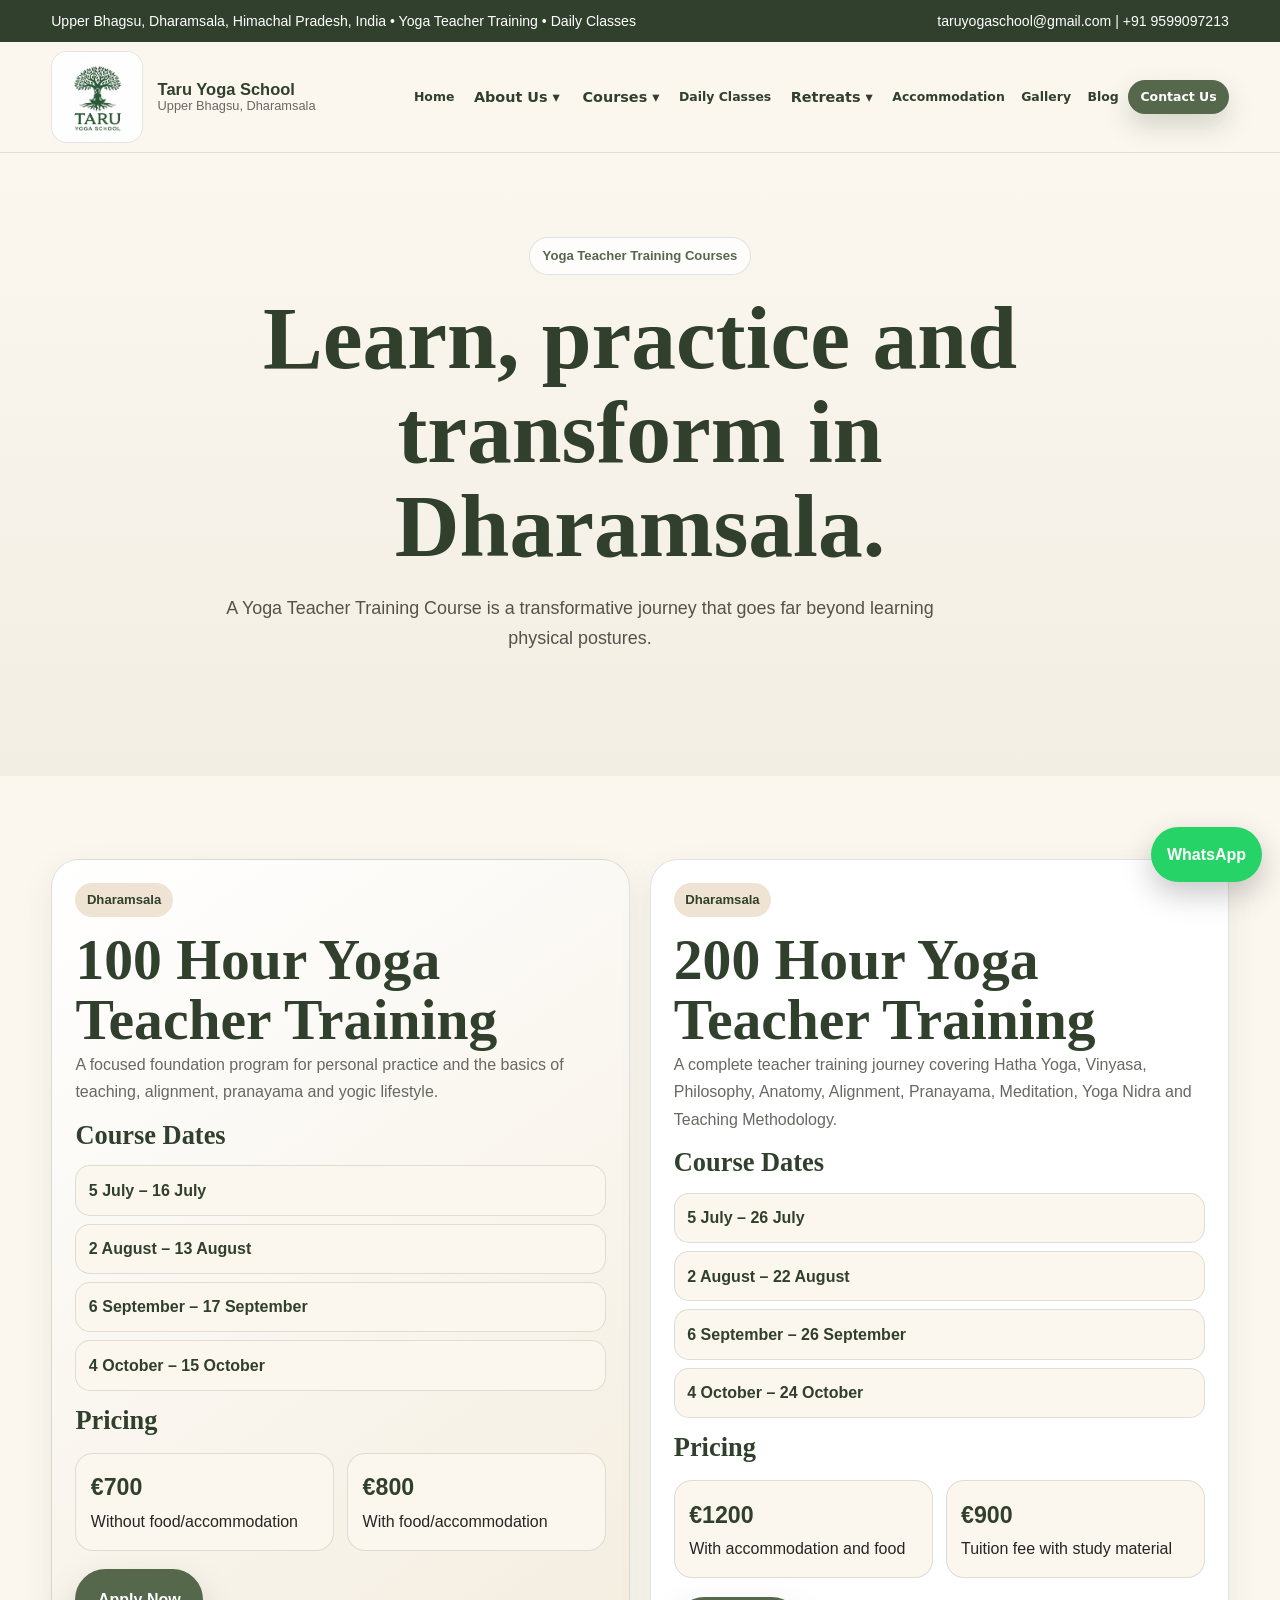
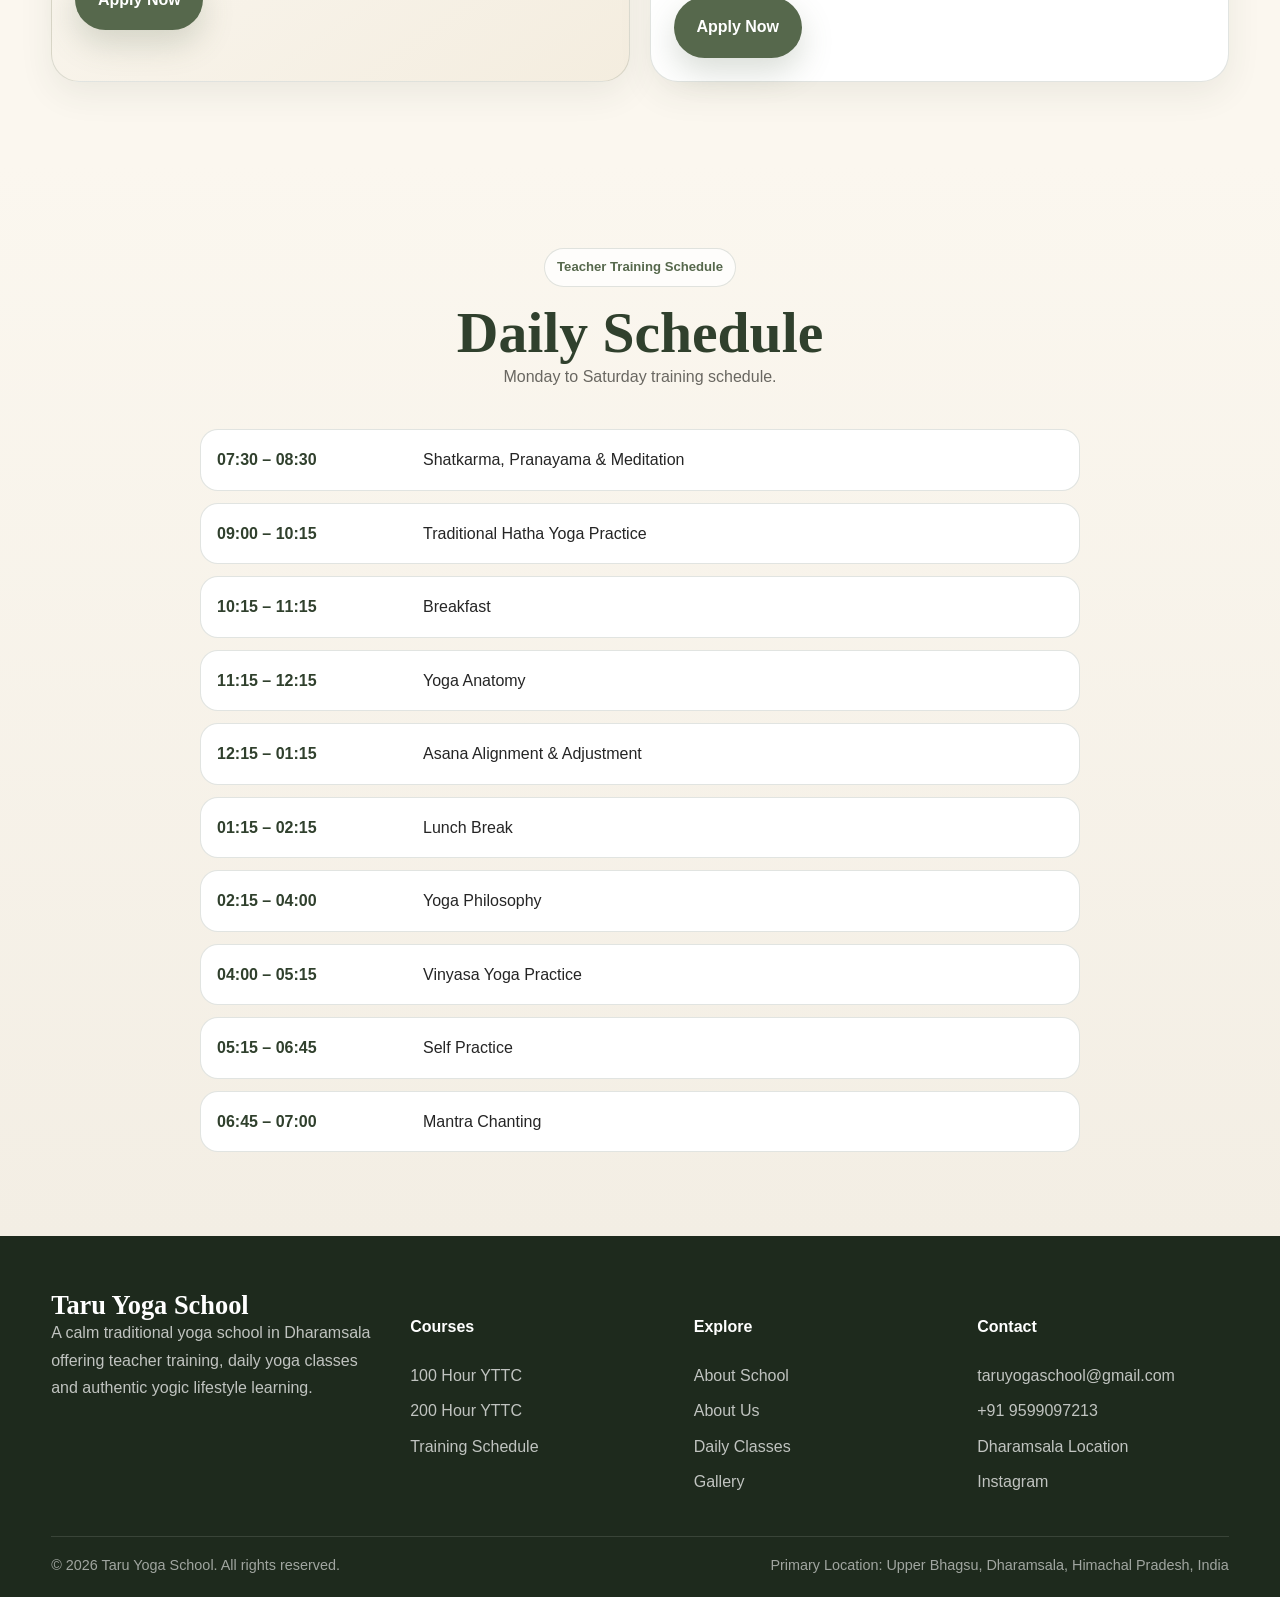
<file: courses.html>
<!DOCTYPE html><html lang='en'><head><meta charset='UTF-8'><meta name='viewport' content='width=device-width,initial-scale=1.0'><title>Yoga Teacher Training Courses Dharamsala | Taru Yoga School</title><meta name='description' content='100 Hour and 200 Hour Yoga Teacher Training Courses in Upper Bhagsu, Dharamsala, Himachal Pradesh, India.'><meta name='keywords' content='Taru Yoga School, Dharamsala Yoga School, Yoga Teacher Training Dharamsala, 100 Hour YTTC Dharamsala, 200 Hour YTTC Dharamsala, Daily Classes Dharamsala'><meta property='og:title' content='Yoga Teacher Training Courses Dharamsala | Taru Yoga School'><meta property='og:description' content='100 Hour and 200 Hour Yoga Teacher Training Courses in Upper Bhagsu, Dharamsala, Himachal Pradesh, India.'><meta property='og:type' content='website'><meta property='og:url' content='https://taruyoga.com'><meta name='theme-color' content='#8a9b7b'><link rel='stylesheet' href="assets/css/style.css?v=final-v2"><meta name="keywords" content="Yoga Teacher Training Dharamsala, Yoga School Dharamsala, 200 Hour Yoga Teacher Training India, Hatha Yoga Dharamsala, Daily Yoga Classes Dharamsala, Upper Bhagsu Yoga School, Taru Yoga School">
</head><body>


<div class="notice">
  <div class="container notice-inner">
    <span>Upper Bhagsu, Dharamsala, Himachal Pradesh, India • Yoga Teacher Training • Daily Classes</span>
    <span><a href="mailto:taruyogaschool@gmail.com">taruyogaschool@gmail.com</a> | <a href="tel:+919599097213">+91 9599097213</a></span>
  </div>
</div>

<header class="header final-header">
  <div class="container nav final-nav">
    <a class="logo final-logo" href="index.html" aria-label="Taru Yoga School Home">
      <img src="assets/images/logo.jpg" alt="Taru Yoga School logo">
      <span><strong>Taru Yoga School</strong><small>Upper Bhagsu, Dharamsala</small></span>
    </a>

    <button class="menu-toggle" id="menuToggle" aria-label="Open menu">☰ Menu</button>

    <nav class="nav-links final-nav-links" id="navLinks" aria-label="Main navigation">
      <a href="index.html">Home</a>
      <div class="nav-item">
        <a href="about.html" class="nav-top">About Us ▾</a>
        <div class="nav-submenu">
          <a href="about.html">About the School</a>
          <a href="navin.html">Founder — Navin</a>
        </div>
      </div>
      <div class="nav-item">
        <a href="courses.html" class="nav-top">Courses ▾</a>
        <div class="nav-submenu">
          <a href="courses.html#course-100">100 Hour YTTC</a>
          <a href="courses.html#course-200">200 Hour YTTC</a>
          <a href="courses.html#schedule">Training Schedule</a>
        </div>
      </div>
      <a href="classes.html">Daily Classes</a>
      <div class="nav-item">
        <a href="retreats.html" class="nav-top">Retreats ▾</a>
        <div class="nav-submenu">
          <a href="retreats.html#bali">Bali — Coming Soon</a>
          <a href="retreats.html#rishikesh">Rishikesh — Coming Soon</a>
          <a href="retreats.html#france">France — Coming Soon</a>
        </div>
      </div>
      <a href="accommodation.html">Accommodation</a>
      <a href="gallery.html">Gallery</a>
      <a href="blog.html">Blog</a>
      <a class="nav-cta final-book-btn" href="contact.html">Contact Us</a>
    </nav>
  </div>
</header>


<main><section class="section soft"><div class="container center"><p class="kicker">Yoga Teacher Training Courses</p><h1>Learn, practice and transform in Dharamsala.</h1><p class="hero-text">A Yoga Teacher Training Course is a transformative journey that goes far beyond learning physical postures.</p></div></section><section class="section"><div class="container grid2"><article id="course-100" class="course featured"><span class="loc">Dharamsala</span><h2>100 Hour Yoga Teacher Training</h2><p>A focused foundation program for personal practice and the basics of teaching, alignment, pranayama and yogic lifestyle.</p><h3>Course Dates</h3><ul class="dates"><li>5 July – 16 July</li><li>2 August – 13 August</li><li>6 September – 17 September</li><li>4 October – 15 October</li></ul><h3>Pricing</h3><div class="price"><div><strong>€700</strong><span>Without food/accommodation</span></div><div><strong>€800</strong><span>With food/accommodation</span></div></div><a class="btn primary" href="book.html">Apply Now</a></article><article id="course-200" class="course"><span class="loc">Dharamsala</span><h2>200 Hour Yoga Teacher Training</h2><p>A complete teacher training journey covering Hatha Yoga, Vinyasa, Philosophy, Anatomy, Alignment, Pranayama, Meditation, Yoga Nidra and Teaching Methodology.</p><h3>Course Dates</h3><ul class="dates"><li>5 July – 26 July</li><li>2 August – 22 August</li><li>6 September – 26 September</li><li>4 October – 24 October</li></ul><h3>Pricing</h3><div class="price"><div><strong>€1200</strong><span>With accommodation and food</span></div><div><strong>€900</strong><span>Tuition fee with study material</span></div></div><a class="btn primary" href="book.html">Apply Now</a></article></div></section><section id="schedule" class="section soft"><div class="container center"><p class="kicker">Teacher Training Schedule</p><h2>Daily Schedule</h2><p>Monday to Saturday training schedule.</p></div><div class="container timeline"><div><time>07:30 – 08:30</time><span>Shatkarma, Pranayama & Meditation</span></div><div><time>09:00 – 10:15</time><span>Traditional Hatha Yoga Practice</span></div><div><time>10:15 – 11:15</time><span>Breakfast</span></div><div><time>11:15 – 12:15</time><span>Yoga Anatomy</span></div><div><time>12:15 – 01:15</time><span>Asana Alignment & Adjustment</span></div><div><time>01:15 – 02:15</time><span>Lunch Break</span></div><div><time>02:15 – 04:00</time><span>Yoga Philosophy</span></div><div><time>04:00 – 05:15</time><span>Vinyasa Yoga Practice</span></div><div><time>05:15 – 06:45</time><span>Self Practice</span></div><div><time>06:45 – 07:00</time><span>Mantra Chanting</span></div></div></section></main><a class="whatsapp" href="https://wa.me/919599097213" target="_blank">WhatsApp</a><footer class="footer"><div class="container footer-grid"><div><h3>Taru Yoga School</h3><p>A calm traditional yoga school in Dharamsala offering teacher training, daily yoga classes and authentic yogic lifestyle learning.</p></div><div><h4>Courses</h4><a href="courses.html#course-100">100 Hour YTTC</a><a href="courses.html#course-200">200 Hour YTTC</a><a href="courses.html#schedule">Training Schedule</a></div><div><h4>Explore</h4><a href="about.html">About School</a><a href="navin.html">About Us</a><a href="classes.html">Daily Classes</a><a href="gallery.html">Gallery</a></div><div><h4>Contact</h4><a href="mailto:taruyogaschool@gmail.com">taruyogaschool@gmail.com</a><a href="tel:+919599097213">+91 9599097213</a><a href="https://maps.app.goo.gl/rHHAJFmL2LprgKFm6" target="_blank">Dharamsala Location</a><a href="https://www.instagram.com/taruyogaschool?igsh=M3BpM2loeDV1N2Ju&utm_source=qr" target="_blank">Instagram</a></div></div><div class="container" style="margin-top:1.4rem; font-size:.86rem; color:rgba(255,255,255,.68);">
</div>
  <div class="container footer-bottom"><span>© 2026 Taru Yoga School. All rights reserved.</span><span>Primary Location: Upper Bhagsu, Dharamsala, Himachal Pradesh, India</span></div></footer><script src="assets/js/script.js"></script></body></html>
</file>
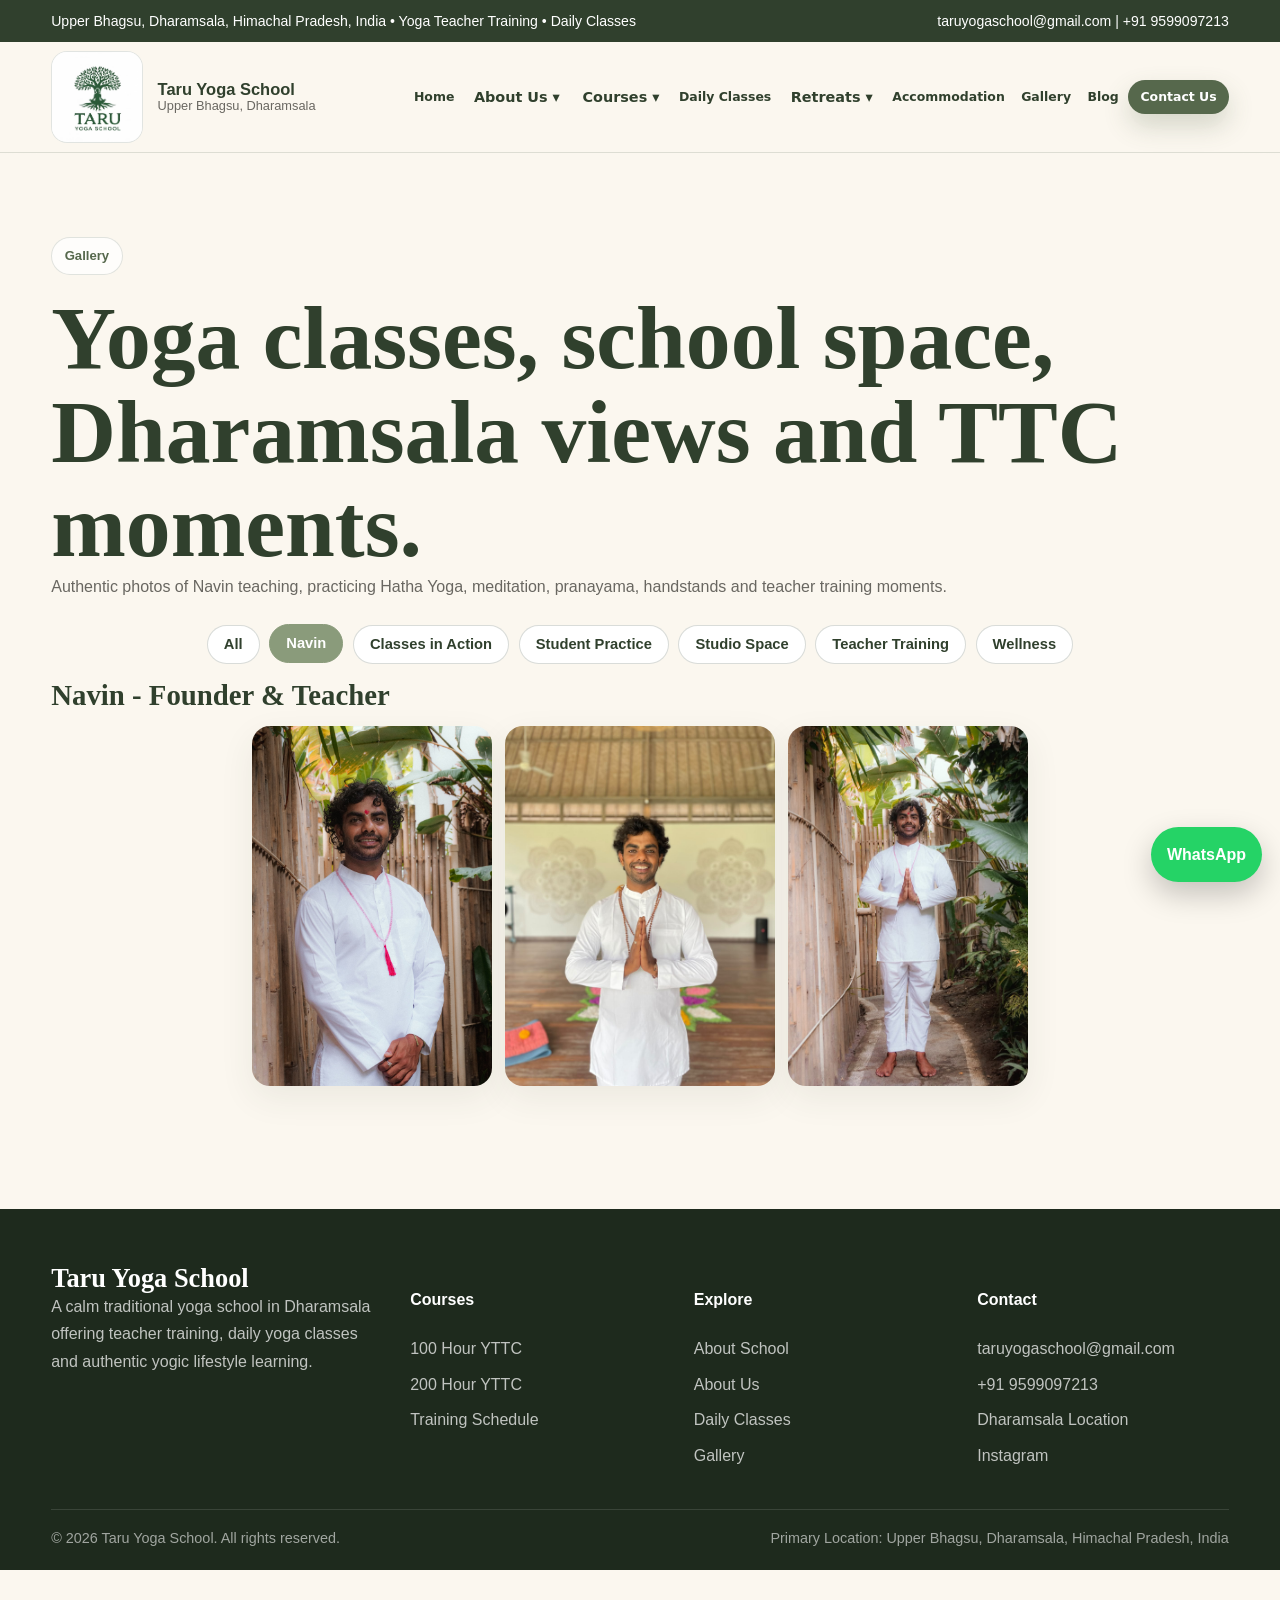
<file: gallery.html>
<!DOCTYPE html><html lang='en'><head><meta charset='UTF-8'><meta name='viewport' content='width=device-width,initial-scale=1.0'><title>Gallery | Taru Yoga School Dharamsala</title><meta name='description' content='Photo galleries for Yoga Classes, Teacher Training, Accommodation and Dharamsala.'><meta name='keywords' content='Taru Yoga School, Dharamsala Yoga School, Yoga Teacher Training Dharamsala, 100 Hour YTTC Dharamsala, 200 Hour YTTC Dharamsala, Daily Classes Dharamsala'><meta property='og:title' content='Gallery | Taru Yoga School Dharamsala'><meta property='og:description' content='Photo galleries for Yoga Classes, Teacher Training, Accommodation and Dharamsala.'><meta property='og:type' content='website'><meta property='og:url' content='https://taruyoga.com'><meta name='theme-color' content='#8a9b7b'><link rel='stylesheet' href="assets/css/style.css?v=final-v2"><meta name="keywords" content="Yoga Teacher Training Dharamsala, Yoga School Dharamsala, 200 Hour Yoga Teacher Training India, Hatha Yoga Dharamsala, Daily Yoga Classes Dharamsala, Upper Bhagsu Yoga School, Taru Yoga School">
</head><body>


<div class="notice">
  <div class="container notice-inner">
    <span>Upper Bhagsu, Dharamsala, Himachal Pradesh, India • Yoga Teacher Training • Daily Classes</span>
    <span><a href="mailto:taruyogaschool@gmail.com">taruyogaschool@gmail.com</a> | <a href="tel:+919599097213">+91 9599097213</a></span>
  </div>
</div>

<header class="header final-header">
  <div class="container nav final-nav">
    <a class="logo final-logo" href="index.html" aria-label="Taru Yoga School Home">
      <img src="assets/images/logo.jpg" alt="Taru Yoga School logo">
      <span><strong>Taru Yoga School</strong><small>Upper Bhagsu, Dharamsala</small></span>
    </a>

    <button class="menu-toggle" id="menuToggle" aria-label="Open menu">☰ Menu</button>

    <nav class="nav-links final-nav-links" id="navLinks" aria-label="Main navigation">
      <a href="index.html">Home</a>
      <div class="nav-item">
        <a href="about.html" class="nav-top">About Us ▾</a>
        <div class="nav-submenu">
          <a href="about.html">About the School</a>
          <a href="navin.html">Founder — Navin</a>
        </div>
      </div>
      <div class="nav-item">
        <a href="courses.html" class="nav-top">Courses ▾</a>
        <div class="nav-submenu">
          <a href="courses.html#course-100">100 Hour YTTC</a>
          <a href="courses.html#course-200">200 Hour YTTC</a>
          <a href="courses.html#schedule">Training Schedule</a>
        </div>
      </div>
      <a href="classes.html">Daily Classes</a>
      <div class="nav-item">
        <a href="retreats.html" class="nav-top">Retreats ▾</a>
        <div class="nav-submenu">
          <a href="retreats.html#bali">Bali — Coming Soon</a>
          <a href="retreats.html#rishikesh">Rishikesh — Coming Soon</a>
          <a href="retreats.html#france">France — Coming Soon</a>
        </div>
      </div>
      <a href="accommodation.html">Accommodation</a>
      <a href="gallery.html">Gallery</a>
      <a href="blog.html">Blog</a>
      <a class="nav-cta final-book-btn" href="contact.html">Contact Us</a>
    </nav>
  </div>
</header>



<main class="page-top">
<section class="section section-soft">
  <div class="container section-head">
    <div><p class="kicker">Gallery</p><h1>Yoga classes, school space, Dharamsala views and TTC moments.</h1></div>
    <p>Authentic photos of Navin teaching, practicing Hatha Yoga, meditation, pranayama, handstands and teacher training moments.</p>
  </div>
  <div class="container gallery-filters">
    <button class="gallery-filter active" type="button" data-filter="all">All</button>
    <button class="gallery-filter" type="button" data-filter="navin">Navin</button>
    <button class="gallery-filter" type="button" data-filter="classes">Classes in Action</button>
    <button class="gallery-filter" type="button" data-filter="students">Student Practice</button>
    <button class="gallery-filter" type="button" data-filter="space">Studio Space</button>
    <button class="gallery-filter" type="button" data-filter="training">Teacher Training</button>
    <button class="gallery-filter" type="button" data-filter="wellness">Wellness</button>
  </div>
  <div class="container gallery-tabs">
    <div class="gallery-block" data-category="navin">
      <h3>Navin - Founder & Teacher</h3>
      <div class="gallery-grid">
        <img src="assets/images/WhatsApp Image 2026-06-15 at 13.47.32.jpeg" alt="Navin portrait">
        <img src="assets/images/navin.jpg" alt="Navin yoga teacher">
        <img src="assets/images/WhatsApp Image 2026-06-15 at 14.03.59.jpeg" alt="Navin teaching">
      </div>
    </div>
    <div class="gallery-block" data-category="classes">
      <h3>Classes in Action</h3>
      <div class="gallery-grid">
        <img src="assets/images/WhatsApp Image 2026-06-16 at 16.13.20.jpeg" alt="Yoga adjustment">
        <img src="assets/images/WhatsApp Image 2026-06-16 at 16.13.20 (1).jpeg" alt="Student practice">
        <img src="assets/images/WhatsApp Image 2026-06-16 at 16.13.21.jpeg" alt="Class session">
        <img src="assets/images/WhatsApp Image 2026-06-16 at 16.13.21 (1).jpeg" alt="Hatha yoga">
        <img src="assets/images/WhatsApp Image 2026-06-16 at 16.13.22.jpeg" alt="Yoga practice">
        <img src="assets/images/WhatsApp Image 2026-06-16 at 16.13.22 (1).jpeg" alt="Teaching">
      </div>
    </div>
    <div class="gallery-block" data-category="students">
      <h3>Student Practice</h3>
      <div class="gallery-grid">
        <img src="assets/images/WhatsApp Image 2026-06-16 at 16.13.22 (2).jpeg" alt="Student posture">
        <img src="assets/images/WhatsApp Image 2026-06-16 at 16.13.48.jpeg" alt="Yoga alignment">
        <img src="assets/images/WhatsApp Image 2026-06-16 at 16.13.49.jpeg" alt="Practice">
        <img src="assets/images/WhatsApp Image 2026-06-16 at 16.13.49 (1).jpeg" alt="Student learning">
        <img src="assets/images/WhatsApp Image 2026-06-16 at 16.13.50.jpeg" alt="Class">
        <img src="assets/images/WhatsApp Image 2026-06-16 at 16.13.50 (1).jpeg" alt="Training">
      </div>
    </div>
    <div class="gallery-block" data-category="space">
      <h3>Studio Space & Environment</h3>
      <div class="gallery-grid">
        <img src="assets/images/WhatsApp Image 2026-06-16 at 16.13.50 (2).jpeg" alt="Studio">
        <img src="assets/images/WhatsApp Image 2026-06-16 at 16.13.51.jpeg" alt="Yoga hall">
        <img src="assets/images/WhatsApp Image 2026-06-16 at 16.13.51 (1).jpeg" alt="Space">
        <img src="assets/images/WhatsApp Image 2026-06-16 at 16.13.52.jpeg" alt="Studio space">
        <img src="assets/images/WhatsApp Image 2026-06-16 at 16.13.52 (1).jpeg" alt="Practice area">
        <img src="assets/images/WhatsApp Image 2026-06-16 at 16.13.52 (2).jpeg" alt="Studio area">
      </div>
    </div>
    <div class="gallery-block" data-category="training">
      <h3>Teacher Training & Advanced Practice</h3>
      <div class="gallery-grid">
        <img src="assets/images/WhatsApp Image 2026-06-16 at 16.13.53.jpeg" alt="TTC training">
        <img src="assets/images/WhatsApp Image 2026-06-16 at 16.13.53 (1).jpeg" alt="Advanced pose">
        <img src="assets/images/WhatsApp Image 2026-06-16 at 16.13.54.jpeg" alt="Training session">
        <img src="assets/images/WhatsApp Image 2026-06-16 at 16.13.54 (1).jpeg" alt="Teacher training">
        <img src="assets/images/WhatsApp Image 2026-06-18 at 23.52.20.jpeg" alt="Group practice">
        <img src="assets/images/WhatsApp Image 2026-06-18 at 23.52.20 (1).jpeg" alt="Meditation">
      </div>
    </div>
    <div class="gallery-block" data-category="wellness">
      <h3>Wellness & Daily Practice</h3>
      <div class="gallery-grid">
        <img src="assets/images/WhatsApp Image 2026-06-18 at 23.52.21.jpeg" alt="Daily practice">
        <img src="assets/images/WhatsApp Image 2026-06-18 at 23.52.21 (1).jpeg" alt="Wellness">
        <img src="assets/images/WhatsApp Image 2026-06-18 at 23.52.21 (2).jpeg" alt="Healing">
        <img src="assets/images/WhatsApp Image 2026-06-18 at 23.52.22.jpeg" alt="Practice">
        <img src="assets/images/WhatsApp Image 2026-06-18 at 23.52.22 (1).jpeg" alt="Yoga practice">
        <img src="assets/images/WhatsApp Image 2026-06-18 at 23.52.23.jpeg" alt="Well-being">
      </div>
    </div>
  </div>
</section>
</main>
<a class="whatsapp" href="https://wa.me/919599097213" target="_blank">WhatsApp</a><footer class="footer"><div class="container footer-grid"><div><h3>Taru Yoga School</h3><p>A calm traditional yoga school in Dharamsala offering teacher training, daily yoga classes and authentic yogic lifestyle learning.</p></div><div><h4>Courses</h4><a href="courses.html#course-100">100 Hour YTTC</a><a href="courses.html#course-200">200 Hour YTTC</a><a href="courses.html#schedule">Training Schedule</a></div><div><h4>Explore</h4><a href="about.html">About School</a><a href="navin.html">About Us</a><a href="classes.html">Daily Classes</a><a href="gallery.html">Gallery</a></div><div><h4>Contact</h4><a href="mailto:taruyogaschool@gmail.com">taruyogaschool@gmail.com</a><a href="tel:+919599097213">+91 9599097213</a><a href="https://maps.app.goo.gl/rHHAJFmL2LprgKFm6" target="_blank">Dharamsala Location</a><a href="https://www.instagram.com/taruyogaschool?igsh=M3BpM2loeDV1N2Ju&utm_source=qr" target="_blank">Instagram</a></div></div><div class="container" style="margin-top:1.4rem; font-size:.86rem; color:rgba(255,255,255,.68);">
</div>
  <div class="container footer-bottom"><span>© 2026 Taru Yoga School. All rights reserved.</span><span>Primary Location: Upper Bhagsu, Dharamsala, Himachal Pradesh, India</span></div></footer><script src="assets/js/script.js"></script></body></html>
</file>
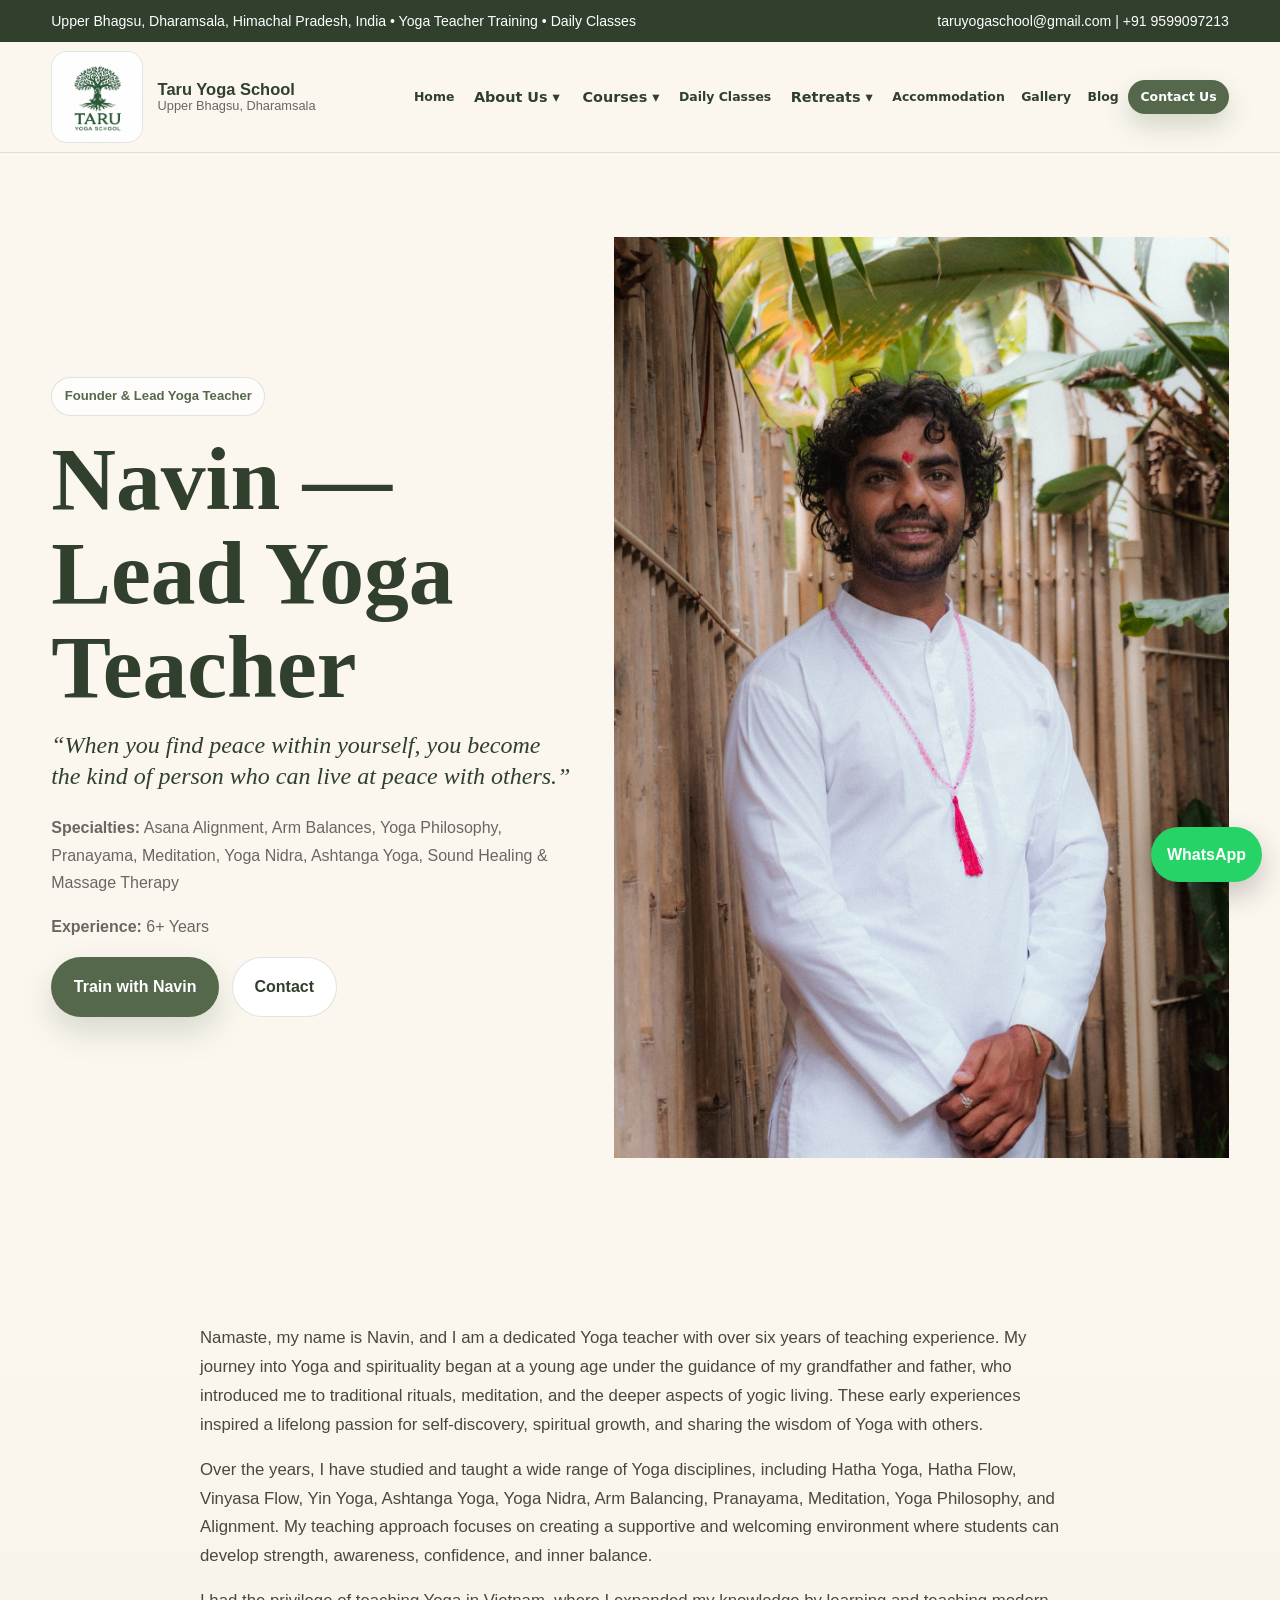
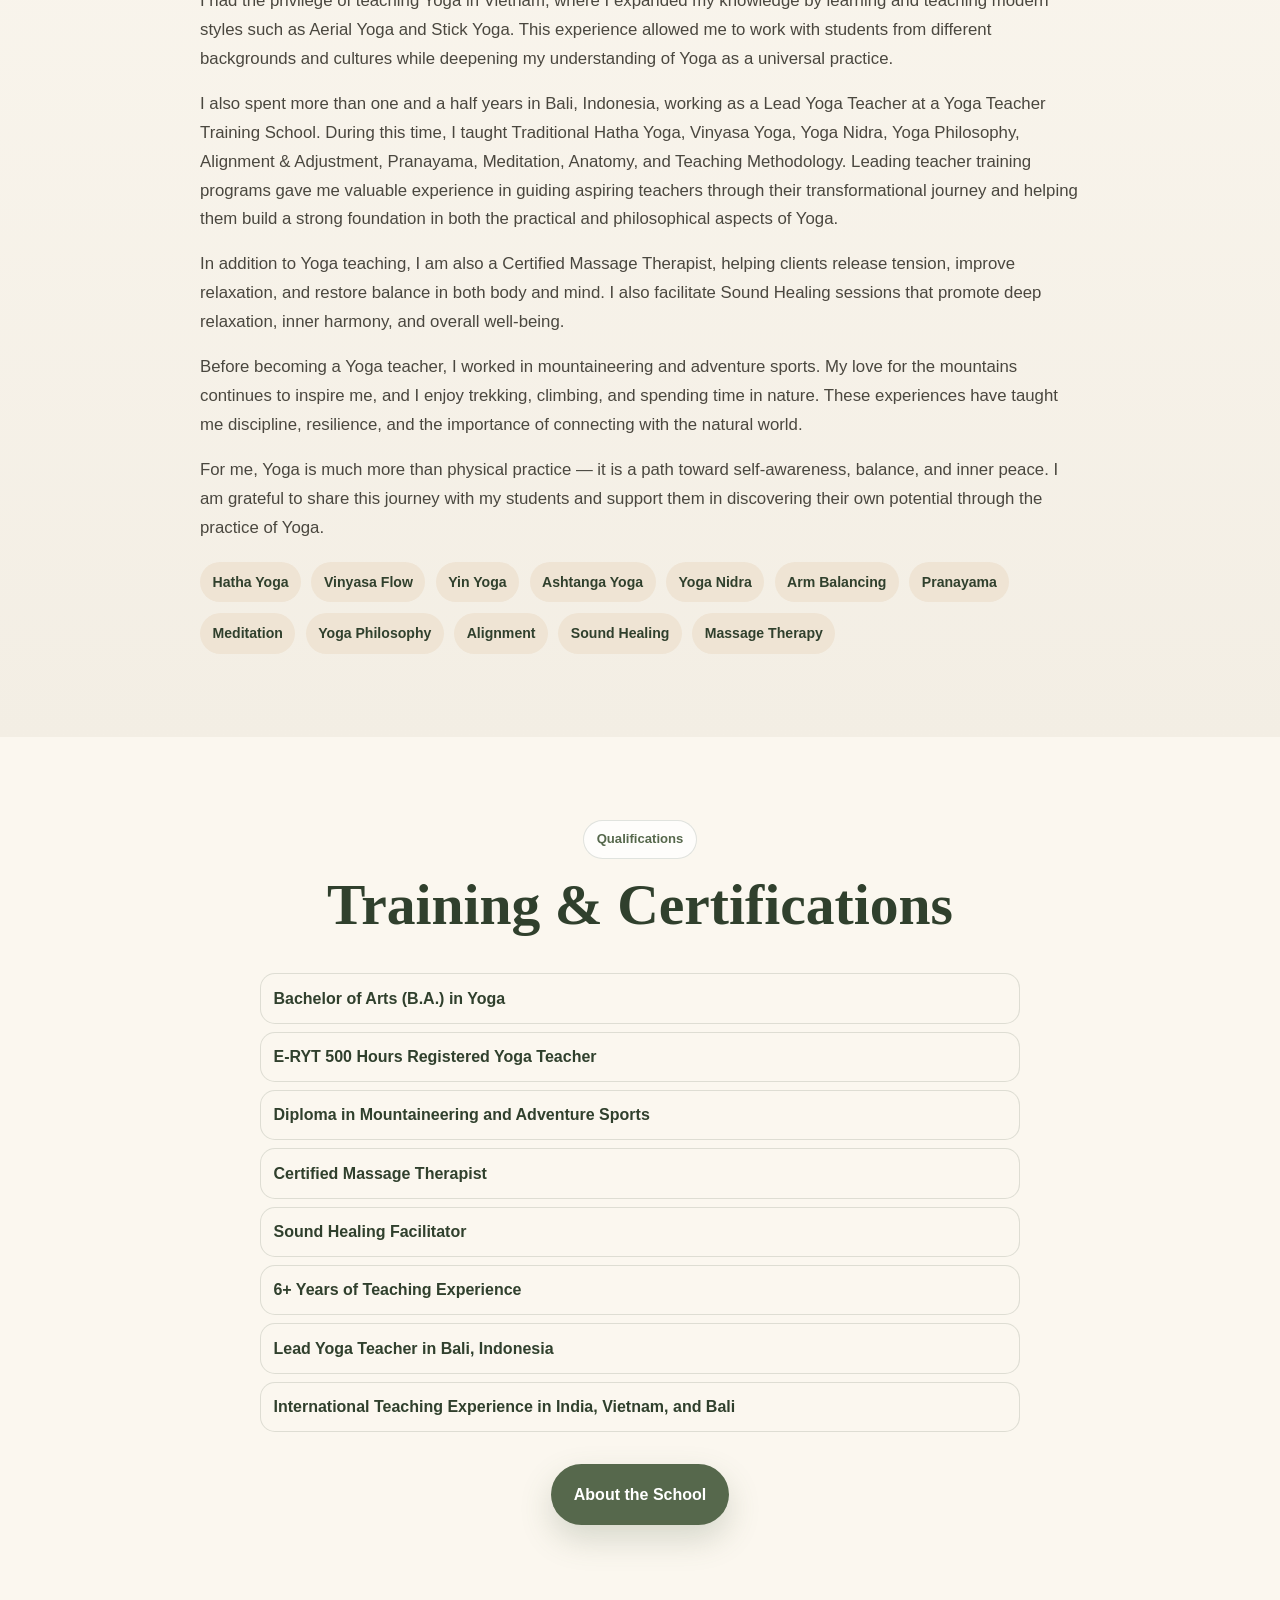
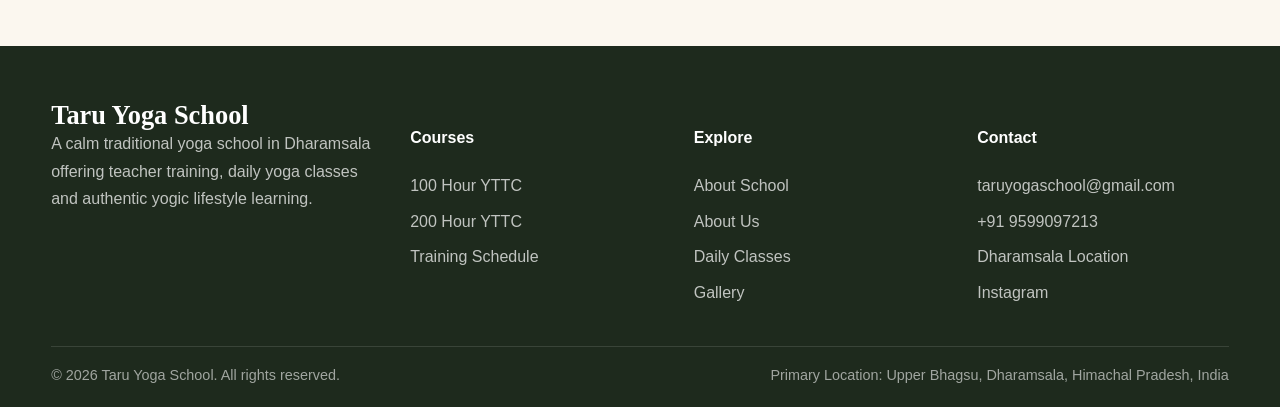
<file: navin.html>
<!DOCTYPE html><html lang='en'><head><meta charset='UTF-8'><meta name='viewport' content='width=device-width,initial-scale=1.0'><title>Navin — Lead Yoga Teacher | Taru Yoga School</title><meta name='description' content='Meet Navin, Lead Yoga Teacher and Founder of Taru Yoga School. 6+ years of teaching experience in India, Vietnam and Bali, E-RYT 500, Certified Massage Therapist and Sound Healing Facilitator.'><meta name='keywords' content='Navin Yoga Teacher, Taru Yoga School Founder, Lead Yoga Teacher Dharamsala, E-RYT 500, Yoga Teacher Training Dharamsala'><meta property='og:title' content='Navin — Lead Yoga Teacher | Taru Yoga School'><meta property='og:description' content='Meet Navin, Lead Yoga Teacher and Founder of Taru Yoga School.'><meta property='og:type' content='website'><meta property='og:url' content='https://taruyoga.com'><meta name='theme-color' content='#8a9b7b'><link rel='stylesheet' href="assets/css/style.css?v=final-v2">
</head><body>


<div class="notice">
  <div class="container notice-inner">
    <span>Upper Bhagsu, Dharamsala, Himachal Pradesh, India • Yoga Teacher Training • Daily Classes</span>
    <span><a href="mailto:taruyogaschool@gmail.com">taruyogaschool@gmail.com</a> | <a href="tel:+919599097213">+91 9599097213</a></span>
  </div>
</div>

<header class="header final-header">
  <div class="container nav final-nav">
    <a class="logo final-logo" href="index.html" aria-label="Taru Yoga School Home">
      <img src="assets/images/logo.jpg" alt="Taru Yoga School logo">
      <span><strong>Taru Yoga School</strong><small>Upper Bhagsu, Dharamsala</small></span>
    </a>

    <button class="menu-toggle" id="menuToggle" aria-label="Open menu">☰ Menu</button>

    <nav class="nav-links final-nav-links" id="navLinks" aria-label="Main navigation">
      <a href="index.html">Home</a>
      <div class="nav-item">
        <a href="about.html" class="nav-top">About Us ▾</a>
        <div class="nav-submenu">
          <a href="about.html">About the School</a>
          <a href="navin.html">Founder — Navin</a>
        </div>
      </div>
      <div class="nav-item">
        <a href="courses.html" class="nav-top">Courses ▾</a>
        <div class="nav-submenu">
          <a href="courses.html#course-100">100 Hour YTTC</a>
          <a href="courses.html#course-200">200 Hour YTTC</a>
          <a href="courses.html#schedule">Training Schedule</a>
        </div>
      </div>
      <a href="classes.html">Daily Classes</a>
      <div class="nav-item">
        <a href="retreats.html" class="nav-top">Retreats ▾</a>
        <div class="nav-submenu">
          <a href="retreats.html#bali">Bali — Coming Soon</a>
          <a href="retreats.html#rishikesh">Rishikesh — Coming Soon</a>
          <a href="retreats.html#france">France — Coming Soon</a>
        </div>
      </div>
      <a href="accommodation.html">Accommodation</a>
      <a href="gallery.html">Gallery</a>
      <a href="blog.html">Blog</a>
      <a class="nav-cta final-book-btn" href="contact.html">Contact Us</a>
    </nav>
  </div>
</header>


<main class="page-top">
<section class="section">
  <div class="container split">
    <div>
      <p class="kicker">Founder &amp; Lead Yoga Teacher</p>
      <h1>Navin — Lead Yoga Teacher</h1>
      <p class="quote">“When you find peace within yourself, you become the kind of person who can live at peace with others.”</p>
      <p><strong>Specialties:</strong> Asana Alignment, Arm Balances, Yoga Philosophy, Pranayama, Meditation, Yoga Nidra, Ashtanga Yoga, Sound Healing &amp; Massage Therapy</p>
      <p><strong>Experience:</strong> 6+ Years</p>
      <div class="actions"><a class="btn primary" href="book.html">Train with Navin</a><a class="btn secondary" href="contact.html">Contact</a></div>
    </div>
    <div class="image-frame"><img src="assets/images/WhatsApp Image 2026-06-15 at 13.47.32.jpeg" alt="Navin — Lead Yoga Teacher at Taru Yoga School"></div>
  </div>
</section>

<section class="section soft">
  <div class="container">
    <div class="founder-story">
      <p>Namaste, my name is Navin, and I am a dedicated Yoga teacher with over six years of teaching experience. My journey into Yoga and spirituality began at a young age under the guidance of my grandfather and father, who introduced me to traditional rituals, meditation, and the deeper aspects of yogic living. These early experiences inspired a lifelong passion for self-discovery, spiritual growth, and sharing the wisdom of Yoga with others.</p>

      <p>Over the years, I have studied and taught a wide range of Yoga disciplines, including Hatha Yoga, Hatha Flow, Vinyasa Flow, Yin Yoga, Ashtanga Yoga, Yoga Nidra, Arm Balancing, Pranayama, Meditation, Yoga Philosophy, and Alignment. My teaching approach focuses on creating a supportive and welcoming environment where students can develop strength, awareness, confidence, and inner balance.</p>

      <p>I had the privilege of teaching Yoga in Vietnam, where I expanded my knowledge by learning and teaching modern styles such as Aerial Yoga and Stick Yoga. This experience allowed me to work with students from different backgrounds and cultures while deepening my understanding of Yoga as a universal practice.</p>

      <p>I also spent more than one and a half years in Bali, Indonesia, working as a Lead Yoga Teacher at a Yoga Teacher Training School. During this time, I taught Traditional Hatha Yoga, Vinyasa Yoga, Yoga Nidra, Yoga Philosophy, Alignment &amp; Adjustment, Pranayama, Meditation, Anatomy, and Teaching Methodology. Leading teacher training programs gave me valuable experience in guiding aspiring teachers through their transformational journey and helping them build a strong foundation in both the practical and philosophical aspects of Yoga.</p>

      <p>In addition to Yoga teaching, I am also a Certified Massage Therapist, helping clients release tension, improve relaxation, and restore balance in both body and mind. I also facilitate Sound Healing sessions that promote deep relaxation, inner harmony, and overall well-being.</p>

      <p>Before becoming a Yoga teacher, I worked in mountaineering and adventure sports. My love for the mountains continues to inspire me, and I enjoy trekking, climbing, and spending time in nature. These experiences have taught me discipline, resilience, and the importance of connecting with the natural world.</p>

      <p>For me, Yoga is much more than physical practice — it is a path toward self-awareness, balance, and inner peace. I am grateful to share this journey with my students and support them in discovering their own potential through the practice of Yoga.</p>

      <div class="pills"><span>Hatha Yoga</span><span>Vinyasa Flow</span><span>Yin Yoga</span><span>Ashtanga Yoga</span><span>Yoga Nidra</span><span>Arm Balancing</span><span>Pranayama</span><span>Meditation</span><span>Yoga Philosophy</span><span>Alignment</span><span>Sound Healing</span><span>Massage Therapy</span></div>
    </div>
  </div>
</section>

<section class="section">
  <div class="container">
    <div class="center">
      <p class="kicker">Qualifications</p>
      <h2>Training &amp; Certifications</h2>
    </div>
    <ul class="clean founder-qualifications">
      <li>Bachelor of Arts (B.A.) in Yoga</li>
      <li>E-RYT 500 Hours Registered Yoga Teacher</li>
      <li>Diploma in Mountaineering and Adventure Sports</li>
      <li>Certified Massage Therapist</li>
      <li>Sound Healing Facilitator</li>
      <li>6+ Years of Teaching Experience</li>
      <li>Lead Yoga Teacher in Bali, Indonesia</li>
      <li>International Teaching Experience in India, Vietnam, and Bali</li>
    </ul>
    <div class="center" style="margin-top:2rem"><a class="btn primary" href="about.html">About the School</a></div>
  </div>
</section>
</main>
<a class="whatsapp" href="https://wa.me/919599097213" target="_blank">WhatsApp</a><footer class="footer"><div class="container footer-grid"><div><h3>Taru Yoga School</h3><p>A calm traditional yoga school in Dharamsala offering teacher training, daily yoga classes and authentic yogic lifestyle learning.</p></div><div><h4>Courses</h4><a href="courses.html#course-100">100 Hour YTTC</a><a href="courses.html#course-200">200 Hour YTTC</a><a href="courses.html#schedule">Training Schedule</a></div><div><h4>Explore</h4><a href="about.html">About School</a><a href="navin.html">About Us</a><a href="classes.html">Daily Classes</a><a href="gallery.html">Gallery</a></div><div><h4>Contact</h4><a href="mailto:taruyogaschool@gmail.com">taruyogaschool@gmail.com</a><a href="tel:+919599097213">+91 9599097213</a><a href="https://maps.app.goo.gl/rHHAJFmL2LprgKFm6" target="_blank">Dharamsala Location</a><a href="https://www.instagram.com/taruyogaschool?igsh=M3BpM2loeDV1N2Ju&utm_source=qr" target="_blank">Instagram</a></div></div>
  <div class="container footer-bottom"><span>© 2026 Taru Yoga School. All rights reserved.</span><span>Primary Location: Upper Bhagsu, Dharamsala, Himachal Pradesh, India</span></div></footer><script src="assets/js/script.js"></script></body></html>
</file>
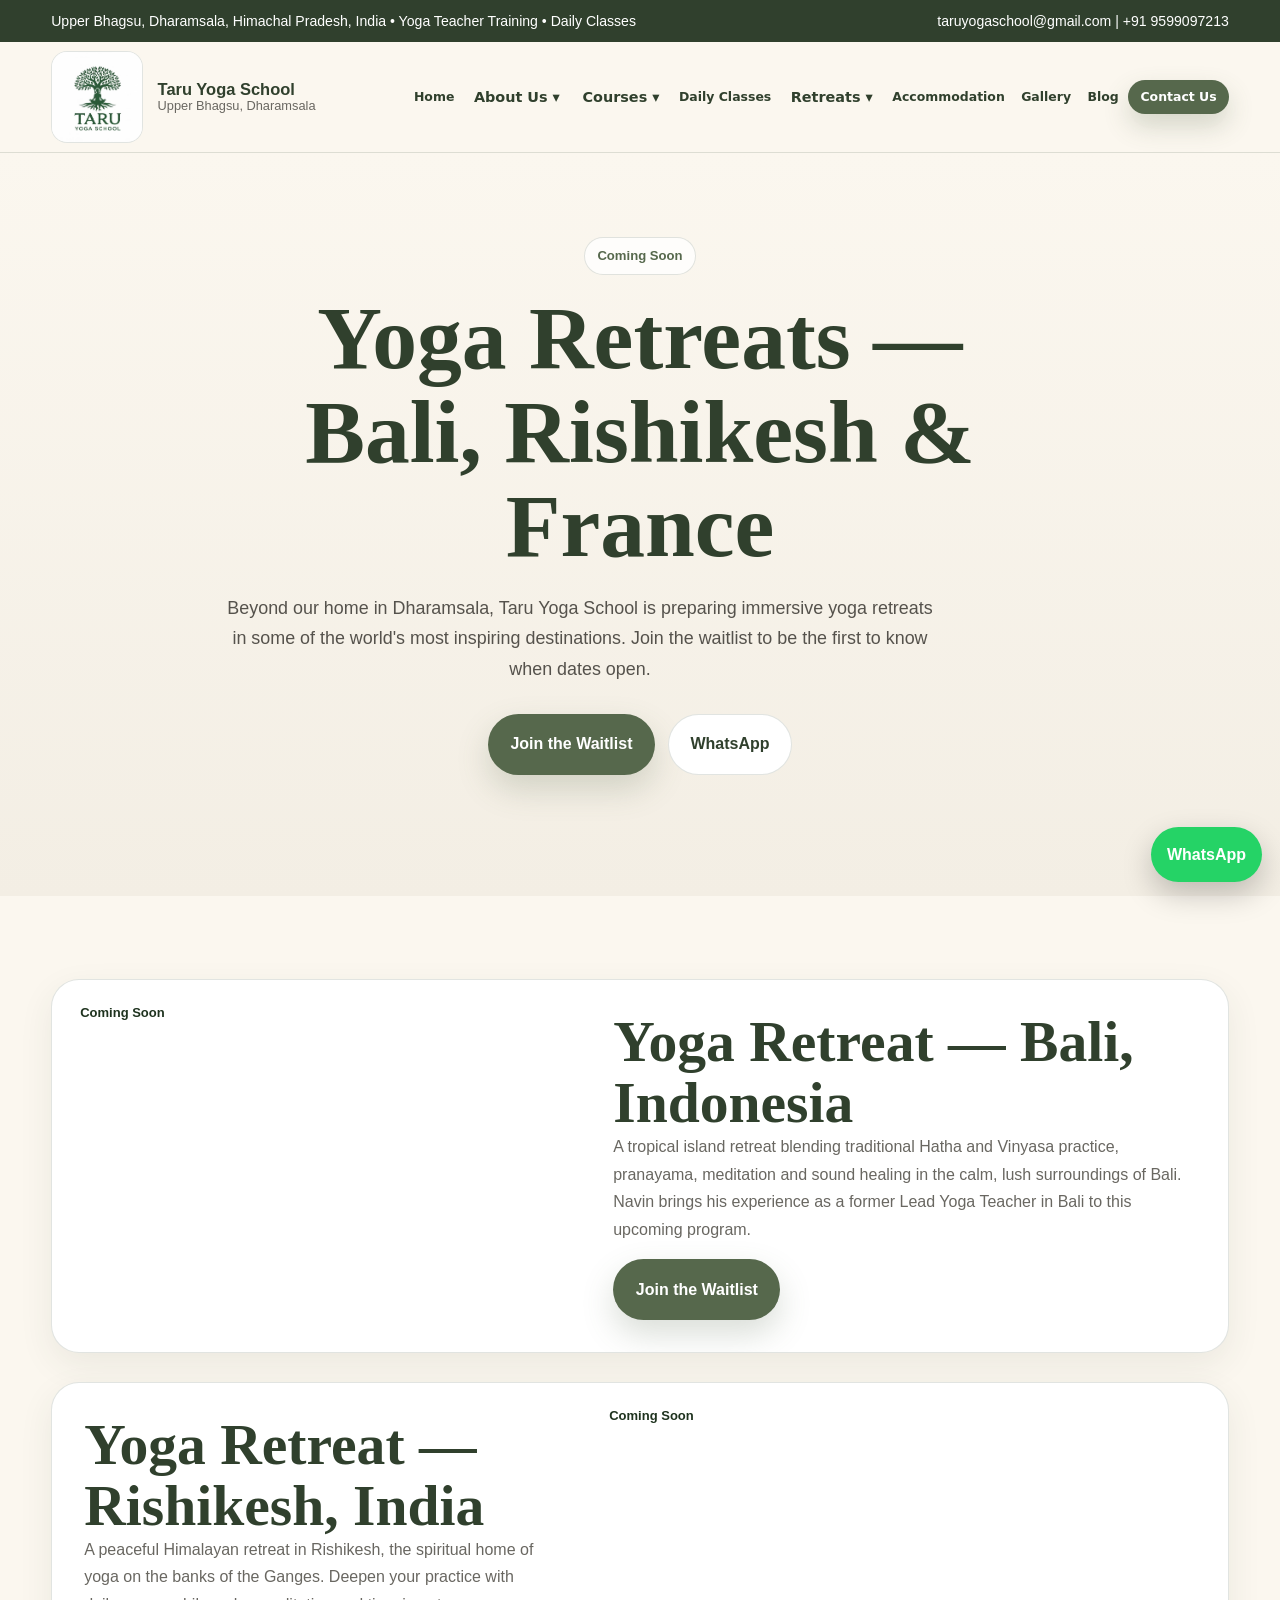
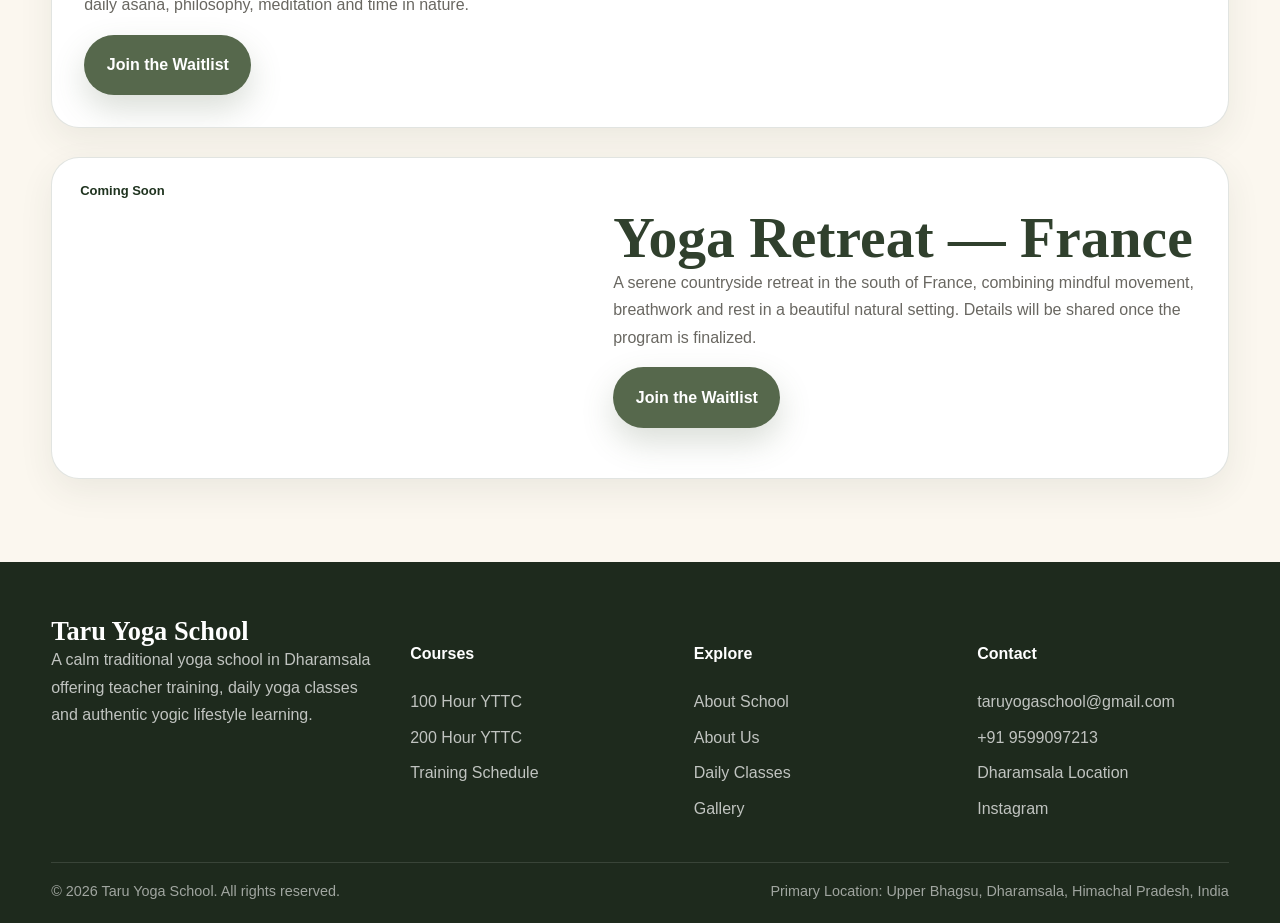
<file: retreats.html>
<!DOCTYPE html><html lang='en'><head><meta charset='UTF-8'><meta name='viewport' content='width=device-width,initial-scale=1.0'><title>Yoga Retreats — Bali, Rishikesh & France | Taru Yoga School</title><meta name='description' content='Upcoming Taru Yoga School yoga retreats in Bali, Rishikesh and France. Join the waitlist for our future retreat programs.'><meta name='keywords' content='Yoga Retreat Bali, Yoga Retreat Rishikesh, Yoga Retreat France, Taru Yoga School Retreats'><meta property='og:title' content='Yoga Retreats — Bali, Rishikesh & France | Taru Yoga School'><meta property='og:description' content='Upcoming Taru Yoga School yoga retreats in Bali, Rishikesh and France.'><meta property='og:type' content='website'><meta property='og:url' content='https://taruyoga.com'><meta name='theme-color' content='#8a9b7b'><link rel='stylesheet' href="assets/css/style.css?v=final-v2">
</head><body>


<div class="notice">
  <div class="container notice-inner">
    <span>Upper Bhagsu, Dharamsala, Himachal Pradesh, India • Yoga Teacher Training • Daily Classes</span>
    <span><a href="mailto:taruyogaschool@gmail.com">taruyogaschool@gmail.com</a> | <a href="tel:+919599097213">+91 9599097213</a></span>
  </div>
</div>

<header class="header final-header">
  <div class="container nav final-nav">
    <a class="logo final-logo" href="index.html" aria-label="Taru Yoga School Home">
      <img src="assets/images/logo.jpg" alt="Taru Yoga School logo">
      <span><strong>Taru Yoga School</strong><small>Upper Bhagsu, Dharamsala</small></span>
    </a>

    <button class="menu-toggle" id="menuToggle" aria-label="Open menu">☰ Menu</button>

    <nav class="nav-links final-nav-links" id="navLinks" aria-label="Main navigation">
      <a href="index.html">Home</a>
      <div class="nav-item">
        <a href="about.html" class="nav-top">About Us ▾</a>
        <div class="nav-submenu">
          <a href="about.html">About the School</a>
          <a href="navin.html">Founder — Navin</a>
        </div>
      </div>
      <div class="nav-item">
        <a href="courses.html" class="nav-top">Courses ▾</a>
        <div class="nav-submenu">
          <a href="courses.html#course-100">100 Hour YTTC</a>
          <a href="courses.html#course-200">200 Hour YTTC</a>
          <a href="courses.html#schedule">Training Schedule</a>
        </div>
      </div>
      <a href="classes.html">Daily Classes</a>
      <div class="nav-item">
        <a href="retreats.html" class="nav-top">Retreats ▾</a>
        <div class="nav-submenu">
          <a href="retreats.html#bali">Bali — Coming Soon</a>
          <a href="retreats.html#rishikesh">Rishikesh — Coming Soon</a>
          <a href="retreats.html#france">France — Coming Soon</a>
        </div>
      </div>
      <a href="accommodation.html">Accommodation</a>
      <a href="gallery.html">Gallery</a>
      <a href="blog.html">Blog</a>
      <a class="nav-cta final-book-btn" href="contact.html">Contact Us</a>
    </nav>
  </div>
</header>


<main class="page-top">
<section class="section soft">
  <div class="container center">
    <p class="kicker">Coming Soon</p>
    <h1>Yoga Retreats — Bali, Rishikesh &amp; France</h1>
    <p class="hero-text">Beyond our home in Dharamsala, Taru Yoga School is preparing immersive yoga retreats in some of the world's most inspiring destinations. Join the waitlist to be the first to know when dates open.</p>
    <div class="actions" style="justify-content:center"><a class="btn primary" href="contact.html">Join the Waitlist</a><a class="btn secondary" href="https://wa.me/919599097213" target="_blank">WhatsApp</a></div>
  </div>
</section>

<section class="section">
  <div class="container">
    <div class="retreat-list">
      <article id="bali" class="retreat-card">
        <div class="retreat-photo" style="background-image:url('https://images.unsplash.com/photo-1540206395-68808572332f?w=1200&q=80&auto=format&fit=crop');"><span class="retreat-tag">Coming Soon</span></div>
        <div class="retreat-body">
          <h2>Yoga Retreat — Bali, Indonesia</h2>
          <p>A tropical island retreat blending traditional Hatha and Vinyasa practice, pranayama, meditation and sound healing in the calm, lush surroundings of Bali. Navin brings his experience as a former Lead Yoga Teacher in Bali to this upcoming program.</p>
          <a class="btn primary" href="contact.html">Join the Waitlist</a>
        </div>
      </article>
      <article id="rishikesh" class="retreat-card">
        <div class="retreat-photo" style="background-image:url('https://images.unsplash.com/photo-1545389336-cf090694435e?w=1200&q=80&auto=format&fit=crop');"><span class="retreat-tag">Coming Soon</span></div>
        <div class="retreat-body">
          <h2>Yoga Retreat — Rishikesh, India</h2>
          <p>A peaceful Himalayan retreat in Rishikesh, the spiritual home of yoga on the banks of the Ganges. Deepen your practice with daily asana, philosophy, meditation and time in nature.</p>
          <a class="btn primary" href="contact.html">Join the Waitlist</a>
        </div>
      </article>
      <article id="france" class="retreat-card">
        <div class="retreat-photo" style="background-image:url('https://images.unsplash.com/photo-1499002238440-d264edd596ec?w=1200&q=80&auto=format&fit=crop');"><span class="retreat-tag">Coming Soon</span></div>
        <div class="retreat-body">
          <h2>Yoga Retreat — France</h2>
          <p>A serene countryside retreat in the south of France, combining mindful movement, breathwork and rest in a beautiful natural setting. Details will be shared once the program is finalized.</p>
          <a class="btn primary" href="contact.html">Join the Waitlist</a>
        </div>
      </article>
    </div>
  </div>
</section>
</main>
<a class="whatsapp" href="https://wa.me/919599097213" target="_blank">WhatsApp</a><footer class="footer"><div class="container footer-grid"><div><h3>Taru Yoga School</h3><p>A calm traditional yoga school in Dharamsala offering teacher training, daily yoga classes and authentic yogic lifestyle learning.</p></div><div><h4>Courses</h4><a href="courses.html#course-100">100 Hour YTTC</a><a href="courses.html#course-200">200 Hour YTTC</a><a href="courses.html#schedule">Training Schedule</a></div><div><h4>Explore</h4><a href="about.html">About School</a><a href="navin.html">About Us</a><a href="classes.html">Daily Classes</a><a href="gallery.html">Gallery</a></div><div><h4>Contact</h4><a href="mailto:taruyogaschool@gmail.com">taruyogaschool@gmail.com</a><a href="tel:+919599097213">+91 9599097213</a><a href="https://maps.app.goo.gl/rHHAJFmL2LprgKFm6" target="_blank">Dharamsala Location</a><a href="https://www.instagram.com/taruyogaschool?igsh=M3BpM2loeDV1N2Ju&utm_source=qr" target="_blank">Instagram</a></div></div>
  <div class="container footer-bottom"><span>© 2026 Taru Yoga School. All rights reserved.</span><span>Primary Location: Upper Bhagsu, Dharamsala, Himachal Pradesh, India</span></div></footer><script src="assets/js/script.js"></script></body></html>
</file>
<file: assets/css/style.css>
:root{--bg:#fbf7ef;--soft:#f3eee4;--card:#fff;--sage:#8a9b7b;--sage2:#56684c;--deep:#30402d;--sand:#efe4d4;--txt:#252525;--mut:#696761;--line:rgba(48,64,45,.14);--shadow:0 24px 70px rgba(48,64,45,.12);--r:28px}
*{box-sizing:border-box}html{scroll-behavior:smooth}body{margin:0;font-family:Poppins,sans-serif;background:var(--bg);color:var(--txt);line-height:1.72}img{max-width:100%;display:block}a{text-decoration:none;color:inherit}h1,h2,h3{font-family:'Cormorant Garamond',serif;color:var(--deep);line-height:1.05;margin:0}h1{font-size:clamp(3rem,7vw,6.6rem)}h2{font-size:clamp(2.1rem,4.5vw,4rem)}h3{font-size:1.65rem}p{margin:0 0 1rem;color:var(--mut)}.container{width:min(1210px,92%);margin:auto}.notice{background:var(--deep);color:#fff;font-size:.88rem}.notice a{color:#fff}.notice .container{display:flex;justify-content:space-between;gap:1rem;flex-wrap:wrap;padding:.55rem 0}.header{position:sticky;top:0;z-index:50;background:rgba(251,247,239,.92);backdrop-filter:blur(18px);border-bottom:1px solid var(--line)}.nav{display:flex;align-items:center;justify-content:space-between;gap:1rem;padding:.9rem 0}.logo{display:flex;align-items:center;gap:.85rem}.logo img{width:64px;height:64px;object-fit:contain;background:#fff;border:1px solid var(--line);border-radius:16px;padding:5px}.logo strong{display:block;color:var(--deep);font-weight:800}.logo small{display:block;color:var(--mut);font-size:.75rem}.links{display:flex;gap:.18rem;align-items:center;font-size:.88rem}.links a,.drop button{border:0;background:transparent;padding:.7rem .58rem;border-radius:999px;font-weight:700;color:var(--deep);cursor:pointer}.links a:hover,.drop:hover button{background:#fff}.drop{position:relative}.submenu{display:none;position:absolute;top:110%;left:0;min-width:270px;background:#fff;border:1px solid var(--line);box-shadow:var(--shadow);border-radius:18px;padding:.55rem}.submenu a{display:block;border-radius:12px;padding:.7rem}.drop:hover .submenu{display:block}.cta{background:var(--sage2)!important;color:#fff!important}.toggle{display:none;border:1px solid var(--line);background:#fff;border-radius:14px;padding:.7rem .9rem;font-weight:800}.btn{display:inline-flex;align-items:center;justify-content:center;border-radius:999px;padding:.98rem 1.35rem;font-weight:800;border:1px solid transparent}.primary{background:var(--sage2);color:#fff;box-shadow:0 14px 32px rgba(86,104,76,.22)}.secondary{background:#fff;color:var(--deep);border-color:var(--line)}.actions{display:flex;gap:.8rem;flex-wrap:wrap}.hero{padding:7rem 0 4.8rem;background:linear-gradient(90deg,rgba(251,247,239,.98),rgba(251,247,239,.72),rgba(251,247,239,.96)),url('../images/dharamsala1.jpg') center/cover}.hero-grid{display:grid;grid-template-columns:1.08fr .92fr;gap:3rem;align-items:center}.kicker{display:inline-flex;background:rgba(255,255,255,.75);border:1px solid var(--line);color:var(--sage2);padding:.44rem .78rem;border-radius:999px;font-size:.82rem;font-weight:800;margin-bottom:1rem}.hero-text{font-size:1.12rem;max-width:720px;color:#55524c;margin:1.2rem 0 1.8rem}.media{position:relative;background:rgba(255,255,255,.74);border:1px solid var(--line);border-radius:42px;padding:1rem;box-shadow:var(--shadow)}.media img{height:560px;width:100%;object-fit:cover;border-radius:34px}.badge{position:absolute;left:-28px;bottom:52px;background:#fff;border:1px solid var(--line);border-radius:24px;padding:1rem 1.15rem;box-shadow:var(--shadow)}.badge span,.badge small{display:block;color:var(--mut)}.badge strong{display:block;color:var(--deep);font-size:1.2rem}.stats,.quick-grid,.grid3,.grid4,.grid2{display:grid;gap:1.2rem}.stats{grid-template-columns:repeat(3,1fr);margin-top:2rem}.stats div,.card,.course,.class,.review,.faq{background:#fff;border:1px solid var(--line);border-radius:var(--r);padding:1.45rem;box-shadow:0 12px 34px rgba(48,64,45,.08)}.stats strong{display:block;color:var(--deep);font-size:1.2rem}.stats span{font-size:.88rem;color:var(--mut)}.quick{margin-top:-1.5rem;position:relative;z-index:2}.quick-grid{grid-template-columns:repeat(4,1fr);background:#fff;border:1px solid var(--line);border-radius:30px;overflow:hidden;box-shadow:var(--shadow)}.quick-grid div{padding:1.2rem;border-right:1px solid var(--line)}.quick-grid span{display:block;text-transform:uppercase;font-size:.75rem;font-weight:800;color:var(--mut)}.quick-grid strong{color:var(--deep)}.section{padding:5.2rem 0}.soft{background:linear-gradient(180deg,var(--bg),var(--soft))}.dark{background:linear-gradient(135deg,var(--deep),#1e2a1d);color:#fff}.dark h1,.dark h2,.dark h3{color:#fff}.dark p{color:rgba(255,255,255,.78)}.dark .kicker{background:rgba(255,255,255,.12);color:#eee;border-color:rgba(255,255,255,.18)}.head{display:flex;justify-content:space-between;gap:2rem;align-items:end;margin-bottom:2.3rem}.head p{max-width:620px}.center{max-width:840px;text-align:center;margin:0 auto 2.4rem}.split{display:grid;grid-template-columns:.92fr 1.08fr;gap:2.5rem;align-items:center}.rev{grid-template-columns:1.08fr .92fr}.frame{border-radius:36px;overflow:hidden;border:1px solid var(--line);box-shadow:var(--shadow)}.frame img{width:100%;height:510px;object-fit:cover}.pills{display:flex;flex-wrap:wrap;gap:.65rem;margin-top:1.2rem}.pills span{background:var(--sand);color:var(--deep);border-radius:999px;padding:.52rem .78rem;font-size:.88rem;font-weight:700}.grid2{grid-template-columns:repeat(2,1fr)}.grid3{grid-template-columns:repeat(3,1fr)}.grid4{grid-template-columns:repeat(4,1fr)}.course.featured{background:linear-gradient(145deg,#fff,#f4eddf)}.loc{display:inline-flex;background:var(--sand);color:var(--deep);font-weight:800;border-radius:999px;padding:.35rem .72rem;font-size:.82rem;margin-bottom:.8rem}.dates,.clean{list-style:none;padding:0;margin:1rem 0}.dates li,.clean li{background:var(--bg);border:1px solid var(--line);border-radius:15px;padding:.65rem .78rem;margin-bottom:.5rem;color:var(--deep);font-weight:650}.price{display:grid;grid-template-columns:1fr 1fr;gap:.8rem;margin:1.15rem 0}.price div{background:var(--bg);border:1px solid var(--line);border-radius:18px;padding:.9rem}.price strong{display:block;color:var(--deep);font-size:1.45rem}.timeline{max-width:880px;margin:auto;display:grid;gap:.75rem}.timeline div{display:grid;grid-template-columns:190px 1fr;gap:1rem;background:#fff;border:1px solid var(--line);border-radius:18px;padding:1rem}.timeline time{color:var(--deep);font-weight:800}.gallery-block{margin-bottom:2.3rem}.gallery{display:grid;grid-template-columns:1.2fr .8fr .8fr;gap:1rem}.gallery img{width:100%;height:270px;object-fit:cover;border-radius:24px;box-shadow:0 12px 34px rgba(48,64,45,.08)}.gallery img:first-child{height:558px;grid-row:span 2}.booking{display:grid;grid-template-columns:.9fr 1.1fr;gap:2rem;align-items:start}.form,.upi{background:#fff;border:1px solid var(--line);border-radius:34px;padding:1.5rem;box-shadow:var(--shadow)}.form label{display:block;font-weight:700;color:var(--deep);margin-bottom:.35rem}.form input,.form select,.form textarea{width:100%;padding:1rem;border:1px solid var(--line);border-radius:16px;background:var(--bg);margin-bottom:1rem}.form textarea{min-height:130px}.upi{margin-top:1.4rem}.upi strong{display:block;font-size:1.55rem;color:var(--deep);word-break:break-word;margin:.35rem 0}.stars{color:#b69855;font-weight:800}.faq summary{font-weight:800;color:var(--deep);cursor:pointer}.footer{background:#1e2a1d;color:#fff;padding:3.5rem 0 1.2rem}.footer h3,.footer h4{color:#fff}.footer p,.footer a{color:rgba(255,255,255,.72)}.footer a{display:block;margin-bottom:.5rem}.footer-grid{display:grid;grid-template-columns:1.3fr 1fr 1fr 1fr;gap:2rem}.footer-bottom{border-top:1px solid rgba(255,255,255,.12);margin-top:2rem;padding-top:1rem;display:flex;justify-content:space-between;gap:1rem;flex-wrap:wrap;color:rgba(255,255,255,.58);font-size:.9rem}.whatsapp{position:fixed;right:18px;bottom:18px;z-index:90;background:#25d366;color:#fff;border-radius:999px;padding:.85rem 1rem;font-weight:800;box-shadow:0 12px 30px rgba(0,0,0,.22)}.note{background:#fff;border:1px dashed var(--sage);border-radius:20px;padding:1rem;color:var(--mut);font-size:.92rem}
@media(max-width:1100px){.toggle{display:inline-flex}.links{position:fixed;inset:88px 0 auto 0;background:#fff;border-bottom:1px solid var(--line);box-shadow:var(--shadow);display:none;flex-direction:column;align-items:stretch;padding:1rem;max-height:calc(100vh - 88px);overflow:auto}.links.open{display:flex}.links a,.drop button{width:100%;text-align:left;background:var(--bg);border-radius:14px}.submenu{position:static;display:block;box-shadow:none;min-width:auto}.hero-grid,.split,.rev,.booking{grid-template-columns:1fr}.head{display:block}.grid4,.grid3,.grid2{grid-template-columns:1fr 1fr}.quick-grid{grid-template-columns:1fr 1fr}.footer-grid{grid-template-columns:1fr 1fr}}
@media(max-width:700px){.notice .container{display:block}.logo small{display:none}.logo img{width:50px;height:50px}.hero{padding:4.8rem 0 3.2rem}.media img,.frame img{height:370px}.badge{position:static;margin-top:1rem}.stats,.quick-grid,.grid4,.grid3,.grid2,.footer-grid,.price{grid-template-columns:1fr}.quick-grid div{border-right:0;border-bottom:1px solid var(--line)}.timeline div{grid-template-columns:1fr}.gallery{grid-template-columns:1fr}.gallery img,.gallery img:first-child{height:280px;grid-row:auto}}


/* Header alignment refinement */
.header {
  min-height: 92px;
}

.nav {
  min-height: 92px;
  align-items: center;
}

.logo {
  gap: 0.9rem;
  flex: 0 0 auto;
  max-width: 310px;
}

.logo img {
  width: 62px;
  height: 62px;
  border-radius: 18px;
  object-fit: contain;
}

.logo strong {
  font-size: 1.18rem;
  line-height: 1.15;
  white-space: normal;
}

.logo small {
  font-size: 0.82rem;
  line-height: 1.2;
}

.nav-links {
  flex: 1;
  justify-content: flex-end;
  gap: 0.12rem;
}

.nav-links a,
.nav-drop button {
  padding: 0.62rem 0.58rem;
  line-height: 1.2;
  white-space: nowrap;
  font-size: 0.86rem;
}

.nav-cta {
  border-radius: 999px !important;
  padding: 0.76rem 1.05rem !important;
  min-width: auto;
  height: auto;
  display: inline-flex;
  align-items: center;
  justify-content: center;
}

.menu-toggle {
  display: none;
  border: 1px solid var(--line);
  background: #fff;
  border-radius: 14px;
  padding: 0.7rem 0.9rem;
  font-weight: 800;
  cursor: pointer;
  font-size: 1rem;
  color: var(--deep);
}

.menu-toggle:hover {
  background: var(--bg);
}

@media (min-width: 1101px) {
  .nav {
    display: grid;
    grid-template-columns: minmax(260px, 330px) 1fr;
    column-gap: 1.2rem;
  }

  .nav-links {
    justify-self: end;
  }
}

@media (max-width: 1180px) and (min-width: 1101px) {
  .logo {
    max-width: 260px;
  }

  .logo strong {
    font-size: 1.05rem;
  }

  .nav-links a,
  .nav-drop button {
    font-size: 0.8rem;
    padding: 0.55rem 0.42rem;
  }

  .nav-cta {
    padding: 0.68rem 0.82rem !important;
  }
}

@media (max-width: 700px) {
  .header {
    min-height: auto;
  }

  .nav {
    min-height: 72px;
  }

  .logo {
    max-width: 240px;
  }

  .logo strong {
    font-size: 1rem;
  }
}


/* Production ready refinements */
html {
  scroll-padding-top: 96px;
}

body {
  -webkit-font-smoothing: antialiased;
  text-rendering: optimizeLegibility;
}

.header {
  min-height: 82px;
}

.nav {
  min-height: 82px;
  padding: 0.65rem 0;
}

.logo {
  max-width: 300px;
  gap: 0.78rem;
}

.logo img {
  width: 58px;
  height: 58px;
  flex: 0 0 58px;
  object-fit: contain;
}

.logo strong {
  font-size: 1.12rem;
  line-height: 1.15;
}

.logo small {
  font-size: 0.78rem;
}

.nav-links {
  justify-content: flex-end;
  gap: 0.1rem;
}

.nav-links a,
.nav-drop button {
  font-size: 0.84rem;
  padding: 0.58rem 0.52rem;
  line-height: 1.2;
  white-space: nowrap;
}

.nav-cta {
  border-radius: 999px !important;
  padding: 0.75rem 1.05rem !important;
  min-width: auto !important;
  height: auto !important;
}

.coming-card {
  min-height: 150px;
  display: flex;
  flex-direction: column;
  justify-content: center;
}

.card,
.course-card,
.class-card,
.review-card,
.faq-item,
.form,
.upi-card {
  transition: transform 0.18s ease, box-shadow 0.18s ease;
}

.card:hover,
.course-card:hover,
.class-card:hover,
.review-card:hover {
  transform: translateY(-3px);
  box-shadow: 0 18px 48px rgba(48,64,45,.12);
}

img {
  image-rendering: auto;
}

@media (min-width: 1101px) {
  .nav {
    display: grid;
    grid-template-columns: minmax(255px, 315px) 1fr;
    column-gap: 1.25rem;
  }

  .nav-links {
    justify-self: end;
  }
}

@media (max-width: 1220px) and (min-width: 1101px) {
  .logo {
    max-width: 260px;
  }

  .logo strong {
    font-size: 1rem;
  }

  .nav-links a,
  .nav-drop button {
    font-size: 0.78rem;
    padding: 0.52rem 0.38rem;
  }

  .nav-cta {
    padding: 0.62rem 0.75rem !important;
  }
}

@media (max-width: 700px) {
  .nav {
    min-height: 72px;
  }

  .logo img {
    width: 48px;
    height: 48px;
    flex-basis: 48px;
  }

  .logo strong {
    font-size: 1rem;
  }
}


/* Fix Coming Soon cards visibility */
.section-dark .coming-card {
  background: rgba(255, 255, 255, 0.10) !important;
  border: 1px solid rgba(255, 255, 255, 0.22) !important;
  color: #ffffff !important;
  min-height: 155px;
  padding: 1.35rem;
  border-radius: 26px;
  box-shadow: none;
}

.section-dark .coming-card h3 {
  color: #ffffff !important;
  font-size: 1.35rem;
  line-height: 1.15;
  margin-bottom: 0.6rem;
}

.section-dark .coming-card p {
  color: rgba(255, 255, 255, 0.78) !important;
  margin: 0;
  font-weight: 600;
}

.section-dark .grid-2,
.section-dark .grid-3 {
  align-items: stretch;
}

@media (max-width: 700px) {
  .section-dark .coming-card {
    min-height: auto;
  }
}


/* Guaranteed visible Coming Soon section */
.coming-soon-section .coming-soon-card h3,
.coming-soon-section .coming-soon-card p,
.coming-soon-section .coming-soon-card span {
  opacity: 1 !important;
  visibility: visible !important;
}

@media (max-width: 760px) {
  .coming-soon-section .coming-soon-grid {
    grid-template-columns: 1fr !important;
  }

  .coming-soon-section .coming-soon-card h3 {
    font-size: 24px !important;
  }
}

.coming-picture-grid{display:grid!important;grid-template-columns:repeat(2,minmax(0,1fr))!important;gap:24px!important;max-width:1080px;margin:0 auto}
.coming-picture-card{min-height:315px!important;border-radius:30px!important;overflow:hidden;background-size:cover!important;background-position:center!important;display:flex!important;align-items:flex-end!important;padding:24px!important;box-shadow:0 20px 55px rgba(0,0,0,.24)!important;border:1px solid rgba(255,255,255,.16)!important}
.coming-picture-card span{display:inline-block!important;background:rgba(255,255,255,.92)!important;color:#1f331f!important;border-radius:999px!important;padding:6px 12px!important;font-size:13px!important;font-weight:800!important;margin-bottom:12px!important}
.coming-picture-card h3{color:#fff!important;font-size:clamp(1.7rem,3vw,2.3rem)!important;line-height:1.05!important;margin:0 0 8px!important;text-shadow:0 2px 14px rgba(0,0,0,.35)!important}
.coming-picture-card p{color:rgba(255,255,255,.88)!important;margin:0!important;max-width:520px!important}
@media(max-width:760px){.coming-picture-grid{grid-template-columns:1fr!important}.coming-picture-card{min-height:280px!important}}


/* Final production navigation cleanup */
.header {
  min-height: 86px !important;
}

.nav {
  min-height: 86px !important;
  padding: 0.7rem 0 !important;
}

.logo {
  max-width: 300px !important;
}

.logo img {
  width: 56px !important;
  height: 56px !important;
  flex: 0 0 56px !important;
}

.logo strong {
  font-size: 1.12rem !important;
  line-height: 1.12 !important;
}

.logo small {
  font-size: 0.78rem !important;
}

.nav-links {
  gap: 0.18rem !important;
  align-items: center !important;
}

.nav-links a,
.nav-drop button {
  font-family: Poppins, system-ui, sans-serif !important;
  font-size: 0.93rem !important;
  font-weight: 700 !important;
  line-height: 1 !important;
  padding: 0.72rem 0.75rem !important;
  border-radius: 999px !important;
}

.nav-cta {
  padding: 0.82rem 1.15rem !important;
  border-radius: 999px !important;
  min-width: auto !important;
  height: auto !important;
}

@media (min-width: 1101px) {
  .nav {
    grid-template-columns: minmax(255px, 315px) 1fr !important;
  }
}

@media (max-width: 1240px) and (min-width: 1101px) {
  .nav-links a,
  .nav-drop button {
    font-size: 0.84rem !important;
    padding: 0.62rem 0.5rem !important;
  }

  .logo strong {
    font-size: 1.02rem !important;
  }
}

@media (max-width: 700px) {
  .nav {
    min-height: 72px !important;
  }

  .logo img {
    width: 48px !important;
    height: 48px !important;
    flex-basis: 48px !important;
  }
}


/* ===== FINAL DELIVERY HEADER OVERRIDE ===== */
.final-header,
.header.final-header {
  min-height: 82px !important;
  background: rgba(251,247,239,.96) !important;
  border-bottom: 1px solid rgba(48,64,45,.14) !important;
}

.final-nav,
.nav.final-nav {
  min-height: 82px !important;
  padding: 0.62rem 0 !important;
  display: grid !important;
  grid-template-columns: minmax(250px, 315px) 1fr !important;
  align-items: center !important;
  column-gap: 1.2rem !important;
}

.final-logo,
.logo.final-logo {
  max-width: 315px !important;
  display: flex !important;
  align-items: center !important;
  gap: 0.78rem !important;
}

.final-logo img,
.logo.final-logo img {
  width: 56px !important;
  height: 56px !important;
  flex: 0 0 56px !important;
  object-fit: contain !important;
  border-radius: 16px !important;
}

.final-logo strong {
  font-size: 1.1rem !important;
  line-height: 1.1 !important;
  font-weight: 800 !important;
  color: #30402d !important;
}

.final-logo small {
  font-size: 0.78rem !important;
  line-height: 1.2 !important;
  color: #696761 !important;
}

.final-nav-links,
.nav-links.final-nav-links {
  display: flex !important;
  justify-content: flex-end !important;
  align-items: center !important;
  gap: 0.22rem !important;
  flex-wrap: nowrap !important;
}

.final-nav-links > a {
  font-family: Poppins, system-ui, sans-serif !important;
  font-size: 0.92rem !important;
  font-weight: 700 !important;
  line-height: 1 !important;
  white-space: nowrap !important;
  padding: 0.7rem 0.68rem !important;
  border-radius: 999px !important;
  color: #30402d !important;
  background: transparent !important;
}

.final-nav-links > a:hover {
  background: #fff !important;
}

.final-nav-links .final-book-btn,
.final-book-btn {
  background: #56684c !important;
  color: #fff !important;
  padding: 0.82rem 1.12rem !important;
  border-radius: 999px !important;
  min-width: auto !important;
  height: auto !important;
  box-shadow: 0 12px 26px rgba(86,104,76,.24) !important;
}

.nav-drop,
.nav-dropdown,
.submenu,
.dropdown-menu {
  display: none !important;
}

@media (max-width: 1220px) and (min-width: 1101px) {
  .final-nav,
  .nav.final-nav {
    grid-template-columns: minmax(225px, 270px) 1fr !important;
  }

  .final-logo strong {
    font-size: 1rem !important;
  }

  .final-nav-links > a {
    font-size: 0.82rem !important;
    padding: 0.62rem 0.48rem !important;
  }

  .final-nav-links .final-book-btn {
    padding: 0.68rem 0.8rem !important;
  }
}

@media (max-width: 1100px) {
  .menu-toggle {
    display: inline-flex !important;
    align-items: center;
    justify-content: center;
    order: 2;
    flex: 0 0 auto;
  }

  .final-nav,
  .nav.final-nav {
    display: flex !important;
    min-height: 72px !important;
  }

  .final-nav-links,
  .nav-links.final-nav-links {
    position: fixed !important;
    inset: 88px 0 auto 0 !important;
    background: #fff !important;
    border-bottom: 1px solid rgba(48,64,45,.14) !important;
    box-shadow: 0 24px 70px rgba(48,64,45,.12) !important;
    display: none !important;
    flex-direction: column !important;
    align-items: stretch !important;
    padding: 1rem !important;
  }

  .final-nav-links.open,
  .nav-links.final-nav-links.open {
    display: flex !important;
  }

  .final-nav-links > a {
    width: 100% !important;
    text-align: left !important;
    background: #fbf7ef !important;
    border-radius: 14px !important;
    margin-bottom: 0.35rem !important;
  }
}

@media (max-width: 700px) {
  .final-logo img {
    width: 48px !important;
    height: 48px !important;
    flex-basis: 48px !important;
  }
}


/* ===== FINAL V2 CLIENT DELIVERY ===== */
.final-header,
.header.final-header {
  min-height: 82px !important;
}

.final-nav,
.nav.final-nav {
  min-height: 82px !important;
  padding: 0.58rem 0 !important;
  display: grid !important;
  grid-template-columns: minmax(285px, 350px) 1fr !important;
  align-items: center !important;
  column-gap: 1rem !important;
}

.final-logo,
.logo.final-logo {
  max-width: 350px !important;
  display: flex !important;
  align-items: center !important;
  gap: 0.9rem !important;
}

.final-logo img,
.logo.final-logo img {
  width: 72px !important;
  height: 72px !important;
  flex: 0 0 72px !important;
  object-fit: contain !important;
  border-radius: 18px !important;
  background: #fff !important;
}

.final-logo strong {
  font-size: 1.16rem !important;
  line-height: 1.08 !important;
  font-weight: 800 !important;
  color: #30402d !important;
}

.final-logo small {
  font-size: 0.8rem !important;
  line-height: 1.15 !important;
}

.final-nav-links,
.nav-links.final-nav-links {
  display: flex !important;
  align-items: center !important;
  justify-content: flex-end !important;
  gap: 0.18rem !important;
  flex-wrap: nowrap !important;
}

.final-nav-links > a {
  font-family: Poppins, system-ui, sans-serif !important;
  font-size: 0.9rem !important;
  font-weight: 700 !important;
  line-height: 1 !important;
  white-space: nowrap !important;
  padding: 0.65rem 0.62rem !important;
  border-radius: 999px !important;
  color: #30402d !important;
}

.final-nav-links .final-book-btn,
.final-book-btn {
  background: #56684c !important;
  color: #fff !important;
  border-radius: 999px !important;
  padding: 0.78rem 1.05rem !important;
  min-width: auto !important;
  height: auto !important;
}

.nav-drop, .nav-dropdown, .submenu, .dropdown-menu {
  display: none !important;
}

.home-daily-classes .class-card,
.daily-home-card {
  background: #fff !important;
}

.daily-home-card strong,
.class-card strong {
  display: block !important;
  margin: 0.55rem 0 0.35rem !important;
}

.daily-home-card span,
.class-card span {
  display: block !important;
}

.founder-list li {
  font-weight: 700 !important;
}

.gallery-filters {
  display: flex;
  flex-wrap: wrap;
  justify-content: center;
  gap: 0.6rem;
  margin: 1.5rem auto 1rem;
  max-width: 980px;
}

.gallery-filter {
  border: 1px solid rgba(48, 64, 45, .18);
  background: #fff;
  color: var(--deep);
  padding: 0.65rem 1rem;
  border-radius: 999px;
  font-size: 0.92rem;
  font-weight: 700;
  cursor: pointer;
  transition: background 0.2s ease, color 0.2s ease, transform 0.2s ease, border-color 0.2s ease;
}

.gallery-filter:hover,
.gallery-filter.active {
  background: var(--sage);
  color: #fff;
  border-color: var(--sage);
  transform: translateY(-1px);
}

.gallery-tabs {
  display: flex;
  flex-direction: column;
  gap: 2rem;
}

.gallery-block {
  margin-bottom: 2.5rem !important;
  transition: opacity 0.35s ease, transform 0.35s ease;
}

.gallery-block.hidden {
  display: none !important;
  opacity: 0;
  transform: translateY(1rem);
}

.gallery-block h3 {
  font-size: 1.8rem !important;
  margin-bottom: 1rem !important;
}

.gallery-grid {
  display: flex;
  flex-wrap: wrap;
  gap: 0.8rem;
}

.gallery-grid img {
  height: 260px;
  width: auto;
  flex: 1 1 auto;
  min-width: 180px;
  max-width: 100%;
  object-fit: cover;
  border-radius: 18px;
  box-shadow: 0 12px 34px rgba(48, 64, 45, .08);
  transition: transform 0.25s ease;
}

.gallery-grid img:hover {
  transform: translateY(-2px) scale(1.01);
}

@media (max-width: 900px) {
  .gallery-grid img {
    height: 220px;
  }
}

@media (max-width: 700px) {
  .gallery-filters {
    justify-content: center;
    gap: 0.4rem;
  }

  .gallery-grid {
    gap: 0.5rem;
  }

  .gallery-grid img {
    height: 170px;
    min-width: 130px;
  }
}

@media (max-width: 1280px) and (min-width: 1101px) {
  .final-nav,
  .nav.final-nav {
    grid-template-columns: minmax(250px, 300px) 1fr !important;
  }
  .final-logo img {
    width: 62px !important;
    height: 62px !important;
    flex-basis: 62px !important;
  }
  .final-logo strong {
    font-size: 1.03rem !important;
  }
  .final-nav-links > a {
    font-size: 0.78rem !important;
    padding: 0.58rem 0.42rem !important;
  }
  .final-nav-links .final-book-btn {
    padding: 0.66rem 0.76rem !important;
  }
}

@media (max-width: 1100px) {
  .final-nav,
  .nav.final-nav {
    display: flex !important;
  }
  .final-nav-links,
  .nav-links.final-nav-links {
    position: fixed !important;
    inset: 88px 0 auto 0 !important;
    display: none !important;
    flex-direction: column !important;
    align-items: stretch !important;
    background: #fff !important;
    padding: 1rem !important;
  }
  .final-nav-links.open {
    display: flex !important;
  }
  .final-nav-links > a {
    width: 100% !important;
    text-align: left !important;
    background: #fbf7ef !important;
    margin-bottom: 0.35rem !important;
  }
}

@media (max-width: 700px) {
  .final-logo img {
    width: 54px !important;
    height: 54px !important;
    flex-basis: 54px !important;
  }
}


/* ===== NAV DROPDOWN MENUS (v3) ===== */
.final-nav-links .nav-item {
  position: relative;
  display: inline-flex;
  align-items: center;
}

.final-nav-links .nav-item > .nav-top {
  font-family: Poppins, system-ui, sans-serif !important;
  font-size: 0.9rem !important;
  font-weight: 700 !important;
  line-height: 1 !important;
  white-space: nowrap !important;
  padding: 0.65rem 0.62rem !important;
  border-radius: 999px !important;
  color: #30402d !important;
  background: transparent !important;
  cursor: pointer;
}

.final-nav-links .nav-item > .nav-top:hover {
  background: #fff !important;
}

.final-nav-links .nav-submenu {
  display: none;
  position: absolute;
  top: 100%;
  left: 0;
  min-width: 240px;
  background: #fff;
  border: 1px solid var(--line);
  box-shadow: var(--shadow);
  border-radius: 18px;
  padding: 0.5rem;
  z-index: 120;
}

.final-nav-links .nav-submenu a {
  display: block !important;
  width: 100%;
  white-space: nowrap;
  padding: 0.6rem 0.8rem !important;
  border-radius: 12px;
  font-size: 0.88rem !important;
  font-weight: 600 !important;
  color: #30402d !important;
  background: transparent !important;
}

.final-nav-links .nav-submenu a:hover {
  background: var(--soft) !important;
}

.final-nav-links .nav-item:hover .nav-submenu {
  display: block;
}

/* FIX: "Contact Us" button turned white-on-white on hover */
.final-nav-links .final-book-btn:hover,
.final-nav-links a.final-book-btn:hover {
  background: #3f4f37 !important;
  color: #fff !important;
}

@media (max-width: 1100px) {
  .final-nav-links .nav-item {
    display: block;
    width: 100%;
  }

  .final-nav-links .nav-item > .nav-top {
    width: 100% !important;
    text-align: left !important;
    background: #fbf7ef !important;
    border-radius: 14px !important;
    margin-bottom: 0.35rem !important;
  }

  .final-nav-links .nav-submenu {
    display: block;
    position: static;
    box-shadow: none;
    border: 0;
    min-width: auto;
    padding: 0 0 0.4rem 0.7rem;
    background: transparent;
  }

  .final-nav-links .nav-submenu a {
    background: #fff !important;
    border: 1px solid var(--line);
    margin-bottom: 0.3rem;
  }
}

/* Founder quote + full story */
.quote {
  font-family: 'Cormorant Garamond', serif;
  font-size: 1.5rem;
  font-style: italic;
  color: var(--deep);
  line-height: 1.3;
  margin: 1rem 0 1.4rem;
}

.section-dark .quote {
  color: #fff;
}

.founder-story {
  max-width: 880px;
  margin: 0 auto;
}

.founder-story p {
  font-size: 1.05rem;
  color: #4a473f;
}

.founder-qualifications {
  max-width: 760px;
  margin: 1.5rem auto 0;
}

/* Embedded Google Map */
.map-frame {
  border-radius: 36px;
  overflow: hidden;
  border: 1px solid var(--line);
  box-shadow: var(--shadow);
}

.map-frame iframe {
  width: 100%;
  height: 460px;
  border: 0;
  display: block;
}

/* Google review cards */
.google-review .g-head {
  display: flex;
  align-items: center;
  gap: 0.7rem;
  margin-bottom: 0.7rem;
}

.google-review .g-logo {
  width: 38px;
  height: 38px;
  flex: 0 0 38px;
  border-radius: 50%;
  display: inline-flex;
  align-items: center;
  justify-content: center;
  font-family: 'Cormorant Garamond', serif;
  font-weight: 800;
  font-size: 1.3rem;
  color: #fff;
  background: conic-gradient(#ea4335 0 25%, #fbbc05 0 50%, #34a853 0 75%, #4285f4 0 100%);
}

.google-review .g-meta strong {
  display: block;
  color: var(--deep);
  font-weight: 700;
  line-height: 1.1;
}

.google-review .g-meta small {
  color: var(--mut);
  font-size: 0.8rem;
}

/* Retreats page */
.retreat-list {
  display: grid;
  gap: 1.8rem;
}

.retreat-card {
  display: grid;
  grid-template-columns: 0.9fr 1.1fr;
  gap: 0;
  background: #fff;
  border: 1px solid var(--line);
  border-radius: var(--r);
  overflow: hidden;
  box-shadow: 0 12px 34px rgba(48, 64, 45, .08);
}

.retreat-card:nth-child(even) .retreat-photo {
  order: 2;
}

.retreat-photo {
  position: relative;
  min-height: 320px;
  background-size: cover;
  background-position: center;
}

.retreat-tag {
  position: absolute;
  top: 16px;
  left: 16px;
  background: rgba(255, 255, 255, .92);
  color: #1f331f;
  border-radius: 999px;
  padding: 6px 12px;
  font-size: 13px;
  font-weight: 800;
}

.retreat-body {
  padding: 2rem;
  display: flex;
  flex-direction: column;
  justify-content: center;
  align-items: flex-start;
}

@media (max-width: 820px) {
  .retreat-card {
    grid-template-columns: 1fr;
  }

  .retreat-card:nth-child(even) .retreat-photo {
    order: 0;
  }

  .retreat-photo {
    min-height: 240px;
  }
}


/* ===== LOGO ZOOM ===== */
.final-header,
.header.final-header {
  min-height: 100px !important;
}

.final-nav,
.nav.final-nav {
  min-height: 100px !important;
}

.final-logo img,
.logo.final-logo img {
  width: 92px !important;
  height: 92px !important;
  flex: 0 0 92px !important;
  object-fit: cover !important;
  object-position: center !important;
  border-radius: 16px !important;
  padding: 0 !important;
}

@media (max-width: 1100px) {
  .final-nav,
  .nav.final-nav {
    min-height: 84px !important;
  }
  .final-nav-links,
  .nav-links.final-nav-links {
    inset: 100px 0 auto 0 !important;
  }
}

@media (max-width: 700px) {
  .final-header,
  .header.final-header,
  .final-nav,
  .nav.final-nav {
    min-height: 76px !important;
  }
  .final-logo img,
  .logo.final-logo img {
    width: 64px !important;
    height: 64px !important;
    flex-basis: 64px !important;
  }
}


/* ===== FIX: hyphenated grid utilities (grid-2 / grid-3) were never defined ===== */
.grid-2,
.grid-3 {
  display: grid;
  gap: 1.2rem;
  align-items: stretch;
}

.grid-2 {
  grid-template-columns: repeat(2, 1fr);
}

.grid-3 {
  grid-template-columns: repeat(3, 1fr);
}

/* Daily-classes cards (home page) need full card styling */
.class-card,
.daily-home-card {
  background: #fff;
  border: 1px solid var(--line);
  border-radius: var(--r);
  padding: 1.45rem;
  box-shadow: 0 12px 34px rgba(48, 64, 45, .08);
}

.daily-home-card h3 {
  margin-bottom: 0.25rem;
}

@media (max-width: 1100px) {
  .grid-3 {
    grid-template-columns: repeat(2, 1fr);
  }
}

@media (max-width: 700px) {
  .grid-2,
  .grid-3 {
    grid-template-columns: 1fr;
  }
}


/* ===== FIX: founder (Navin) gallery photos were cropped — show full portraits ===== */
.gallery-block[data-category="navin"] .gallery-grid {
  justify-content: center;
}

.gallery-block[data-category="navin"] .gallery-grid img {
  height: 360px;
  width: auto;
  flex: 0 0 auto;
  max-width: 100%;
  object-fit: contain;
}

@media (max-width: 700px) {
  .gallery-block[data-category="navin"] .gallery-grid img {
    height: 260px;
  }
}
</file>
